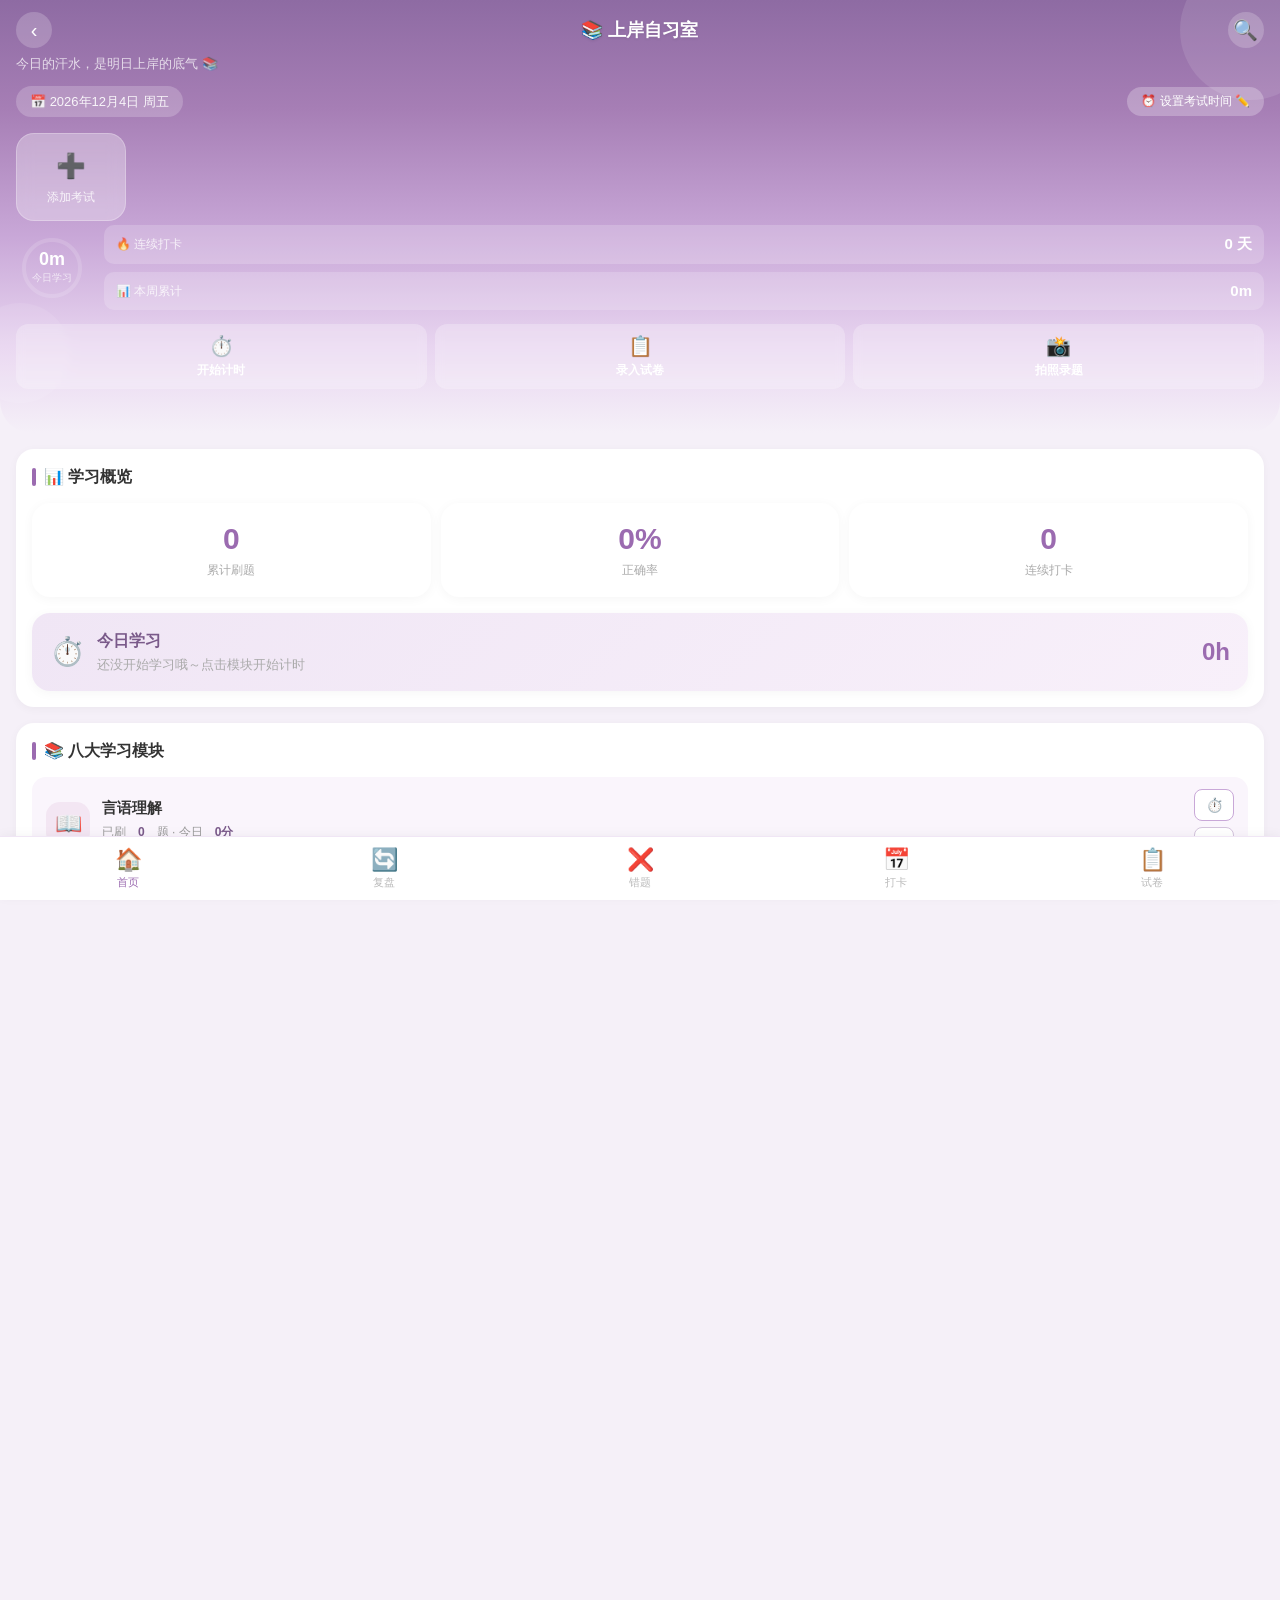
<file: index.html>
<!DOCTYPE html>
<html lang="zh-CN">
<head>
<meta charset="UTF-8">
<meta name="viewport" content="width=device-width, initial-scale=1.0, maximum-scale=1.0, user-scalable=no, viewport-fit=cover">
<meta name="apple-mobile-web-app-capable" content="yes">
<meta name="apple-mobile-web-app-status-bar-style" content="black-translucent">
<meta name="apple-mobile-web-app-title" content="上岸自习室">
<link rel="apple-touch-icon" href="icon-192.png">
<link rel="manifest" href="manifest.json">
<meta name="theme-color" content="#9b6bb0">
<title>上岸自习室</title>
<link rel="stylesheet" href="style.css">
</head>
<body>
<div id="app">

  <!-- ========== 顶部深紫渐变区域 ========== -->
  <div class="hero-section">
    <div class="hero-header">
      <button class="hero-back">‹</button>
      <div class="hero-title">📚 上岸自习室</div>
      <button class="hero-search">🔍</button>
    </div>
    <p class="hero-subtitle">✨ 加载中...</p>
    <div class="hero-date-row">
      <span class="hero-date">📅 <span id="hero-today-date"></span></span>
      <button class="hero-set-exam" onclick="addExam()">⏰ 设置考试时间 ✏️</button>
    </div>
    <div id="hero-exam-cards" class="hero-exam-cards"></div>

    <!-- Hero 区：学习进度环 + 迷你统计 -->
    <div class="hero-progress-row">
      <div class="hero-progress-ring-wrap">
        <canvas id="hero-progress-canvas" width="144" height="144"></canvas>
        <div class="hero-progress-center">
          <div class="hp-hours" id="hp-hours">0h</div>
          <div class="hp-label">今日学习</div>
        </div>
      </div>
      <div class="hero-mini-stats">
        <div class="hero-mini-stat">
          <span class="hms-label">🔥 连续打卡</span>
          <span class="hms-value" id="hms-streak">0 天</span>
        </div>
        <div class="hero-mini-stat">
          <span class="hms-label">📊 本周累计</span>
          <span class="hms-value" id="hms-week-hours">0h</span>
        </div>
      </div>
    </div>

    <!-- Hero 区：快捷操作 -->
    <div class="hero-quick-actions">
      <button class="hero-quick-btn" onclick="showQuickTimer()">
        <span class="hq-icon">⏱️</span>开始计时
      </button>
      <button class="hero-quick-btn" onclick="switchTab('analysis');setTimeout(()=>addPaper(),300);">
        <span class="hq-icon">📋</span>录入试卷
      </button>
      <button class="hero-quick-btn" onclick="switchTab('errors');setTimeout(()=>addErrorText(),300);">
        <span class="hq-icon">📸</span>拍照录题
      </button>
    </div>
  </div>

  <!-- ========== 主内容区域 ========== -->
  <div class="main-content">

    <!-- Section 1: 学习概览 -->
    <div class="section-group">
      <div class="section-group-header">
        <span class="sg-bar"></span>
        <span class="sg-title">📊 学习概览</span>
      </div>
      <div class="stats-overview">
        <div class="stat-box">
          <div class="stat-num" id="stat-total-count">0</div>
          <div class="stat-label">累计刷题</div>
        </div>
        <div class="stat-box">
          <div class="stat-num" id="stat-accuracy">0%</div>
          <div class="stat-label">正确率</div>
        </div>
        <div class="stat-box">
          <div class="stat-num" id="stat-streak">0</div>
          <div class="stat-label">连续打卡</div>
        </div>
      </div>
      <div class="today-study-card" onclick="switchTab('checkin')" style="margin-bottom:0;">
        <div class="today-study-left">
          <div class="today-study-icon">⏱️</div>
          <div>
            <div class="today-study-title">今日学习</div>
            <div class="today-study-sub" id="today-study-text">还没开始学习哦～点击模块开始计时</div>
          </div>
        </div>
        <div class="today-study-right">
          <span id="today-study-hours">0h</span>
        </div>
      </div>
    </div>

    <!-- Section 2: 八大模块 -->
    <div class="section-group">
      <div class="section-group-header">
        <span class="sg-bar"></span>
        <span class="sg-title">📚 八大学习模块</span>
      </div>
      <div id="subject-modules" class="subject-modules"></div>
    </div>

    <!-- Section 3: 数据洞察 -->
    <div class="section-group">
      <div class="section-group-header">
        <span class="sg-bar"></span>
        <span class="sg-title">📈 数据洞察</span>
        <button class="sg-link" onclick="switchTab('analysis')">试卷管理 →</button>
      </div>
      <!-- 试卷分析总览 -->
      <div class="paper-overview-card" onclick="switchTab('analysis')" style="margin-bottom:14px;">
        <div class="paper-overview-header">
          <span class="paper-overview-title">📊 套卷分析总览</span>
          <span class="paper-overview-link">点击查看 →</span>
        </div>
        <div class="paper-overview-stats">
          <div class="paper-overview-item">
            <div class="paper-overview-num" id="paper-total-count">0</div>
            <div class="paper-overview-label">已做套卷</div>
          </div>
          <div class="paper-overview-item">
            <div class="paper-overview-num" id="paper-xingce-avg">--</div>
            <div class="paper-overview-label">行测均分</div>
          </div>
          <div class="paper-overview-item">
            <div class="paper-overview-num" id="paper-shenlun-avg">--</div>
            <div class="paper-overview-label">申论均分</div>
          </div>
          <div class="paper-overview-item">
            <div class="paper-overview-num" id="paper-zongying-avg">--</div>
            <div class="paper-overview-label">综应均分</div>
          </div>
        </div>
        <div id="paper-recent-exam" class="paper-recent-exam"></div>
      </div>
      <!-- 近7天做题趋势 -->
      <div class="trend-card" style="margin-bottom:14px;">
        <canvas id="trend-chart" width="340" height="160"></canvas>
        <div id="trend-empty" class="trend-empty hidden">
          <div class="trend-empty-emoji">😴</div>
          <p>暂无做题记录，开始刷题吧～</p>
        </div>
      </div>
      <!-- 专注时长分布 -->
      <div class="focus-distribution-card">
        <div class="focus-period-btns">
          <button class="focus-period-btn active" data-focus="day" onclick="switchFocusPeriod('day')">日</button>
          <button class="focus-period-btn" data-focus="week" onclick="switchFocusPeriod('week')">周</button>
          <button class="focus-period-btn" data-focus="month" onclick="switchFocusPeriod('month')">月</button>
        </div>
        <div class="focus-pie-wrap">
          <canvas id="focus-pie-chart" width="260" height="260"></canvas>
          <div id="focus-pie-empty" class="focus-pie-empty hidden">
            <div class="empty-emoji">😴</div>
            <p>暂无专注记录</p>
          </div>
        </div>
        <div id="focus-pie-summary" class="focus-pie-summary"></div>
        <div id="focus-pie-legend" class="focus-pie-legend"></div>
      </div>
    </div>

    <!-- Section 4: 复盘与错题 -->
    <div class="section-group">
      <div class="section-group-header">
        <span class="sg-bar"></span>
        <span class="sg-title">🔄 今日复盘</span>
        <button class="sg-link" onclick="switchTab('review')">查看全部 →</button>
      </div>
      <div id="review-list" class="review-list"></div>
      <div id="review-empty" class="empty-state-emoji hidden">
        <p>今日暂无复盘记录</p>
        <a onclick="switchTab('review')">去复盘Tab添加，温故知新 🌱</a>
      </div>
    </div>

    <div class="section-group">
      <div class="section-group-header">
        <span class="sg-bar"></span>
        <span class="sg-title">❌ 最近错题</span>
        <button class="sg-link" onclick="switchTab('errors')">查看全部 →</button>
      </div>
      <div id="recent-errors" class="error-list"></div>
    </div>

    <!-- Section 5: 工具 -->
    <div class="section-group">
      <div class="section-group-header">
        <span class="sg-bar"></span>
        <span class="sg-title">📅 本月打卡</span>
        <button class="sg-link" onclick="switchTab('checkin')">去打卡 →</button>
      </div>
      <div class="mini-calendar-card" style="margin-bottom:0;box-shadow:none;padding:0;">
        <div id="mini-calendar" class="mini-calendar"></div>
        <div class="mini-calendar-legend">
          <span><span class="legend-dot legend-unchecked"></span>未打卡</span>
          <span><span class="legend-dot legend-checked"></span>已打卡</span>
        </div>
      </div>
    </div>

    <div class="section-group">
      <div class="section-group-header">
        <span class="sg-bar"></span>
        <span class="sg-title">💾 数据备份</span>
      </div>
      <div class="backup-card" style="box-shadow:none;padding:0;">
        <p>定期备份避免数据丢失。导出时可选择「存储到"文件"」保存到手机任意文件夹，导入时从该文件夹选取恢复。</p>
        <div class="backup-btns">
          <button class="backup-btn export" onclick="exportData()">📤 导出备份</button>
          <button class="backup-btn import" onclick="importData()">📥 导入备份</button>
        </div>
      </div>
    </div>

    <div style="height:80px;"></div>
  </div>

  <!-- ========== 底部固定导航 ========== -->
  <nav class="bottom-nav">
    <button class="bottom-btn active" data-tab="home" onclick="switchTab('home')">
      <span class="bottom-icon">🏠</span>
      <span class="bottom-label">首页</span>
    </button>
    <button class="bottom-btn" data-tab="review" onclick="switchTab('review')">
      <span class="bottom-icon">🔄</span>
      <span class="bottom-label">复盘</span>
    </button>
    <button class="bottom-btn" data-tab="errors" onclick="switchTab('errors')">
      <span class="bottom-icon">❌</span>
      <span class="bottom-label">错题</span>
    </button>
    <button class="bottom-btn" data-tab="checkin" onclick="switchTab('checkin')">
      <span class="bottom-icon">📅</span>
      <span class="bottom-label">打卡</span>
    </button>
    <button class="bottom-btn" data-tab="analysis" onclick="switchTab('analysis')">
      <span class="bottom-icon">📋</span>
      <span class="bottom-label">试卷</span>
    </button>
  </nav>

  <!-- ========== 各功能页面 ========== -->

  <!-- 每日复盘页 -->
  <section id="tab-review" class="tab-page">
    <div class="page-header">
      <h2>🔄 每日复盘</h2>
      <button class="add-btn" onclick="addReviewItem()">+ 添加复盘</button>
    </div>

    <!-- 筛选条 -->
    <div class="review-filter-bar">
      <button class="review-filter-btn active" data-period="week" onclick="switchReviewPeriod('week')">本周</button>
      <button class="review-filter-btn" data-period="month" onclick="switchReviewPeriod('month')">本月</button>
      <button class="review-filter-btn" data-period="all" onclick="switchReviewPeriod('all')">全部</button>
      <div style="flex:1;"></div>
      <input id="review-search" class="review-search-input" type="text" placeholder="🔍 搜索复盘..." oninput="renderReviewFullList()">
    </div>

    <!-- 空状态 -->
    <div id="review-empty-state" class="review-empty-state">
      <div class="review-empty-icon">📝</div>
      <div class="review-empty-title">暂无复盘记录</div>
      <div class="review-empty-desc">每日总结刷题问题，补齐薄弱知识短板</div>
      <div class="review-empty-btns">
        <button class="review-empty-btn primary" onclick="addReviewItem()">新建复盘</button>
        <button class="review-empty-btn outline" onclick="importErrorsToReview()">从错题批量导入</button>
      </div>
      <div class="review-empty-tip">💡 公考复盘参考框架：刷题数据 → 错题归纳 → 薄弱模块 → 次日计划</div>
    </div>

    <!-- 复盘列表（按日期分组） -->
    <div id="review-full-list" class="review-list"></div>
  </section>

  <!-- 错题导入复盘弹窗 -->
  <div id="error-import-modal" class="modal hidden">
    <div class="modal-content" style="max-width:440px;max-height:85vh;overflow-y:auto;">
      <h3>📥 从错题导入复盘</h3>
      <p style="font-size:13px;color:#888;margin-bottom:12px;">勾选要导入的错题，将自动填充到复盘内容中</p>
      <div id="error-import-list" style="max-height:300px;overflow-y:auto;margin-bottom:12px;"></div>
      <div class="modal-actions">
        <button class="btn-cancel" onclick="closeErrorImportModal()">取消</button>
        <button class="btn-confirm" onclick="confirmImportErrors()">导入选中错题</button>
      </div>
    </div>
  </div>

  <!-- 错题记录页 -->
  <section id="tab-errors" class="tab-page">
    <div class="page-header">
      <h2>❌ 错题记录</h2>
    </div>
    <!-- 顶部操作栏 -->
    <div class="error-toolbar">
      <button class="error-tool-btn" onclick="capturePhoto()">
        <span class="error-tool-icon">📷</span>
        <span class="error-tool-text">拍照录题</span>
      </button>
      <button class="error-tool-btn" onclick="addErrorText()">
        <span class="error-tool-icon">✍️</span>
        <span class="error-tool-text">手动录入</span>
      </button>
      <button class="error-tool-btn" onclick="startVoiceInput('text')">
        <span class="error-tool-icon">🎙️</span>
        <span class="error-tool-text">语音录入</span>
      </button>
      <button class="error-tool-btn" onclick="addErrorReason()">
        <span class="error-tool-icon">📝</span>
        <span class="error-tool-text">记录错因</span>
      </button>
    </div>

    <!-- 空状态 -->
    <div id="error-empty-state" class="error-empty-state">
      <div class="error-empty-icon">📭</div>
      <div class="error-empty-title">暂无错题记录</div>
      <div class="error-empty-desc">收集刷题错题，定向攻克薄弱模块</div>
      <div class="error-empty-btns">
        <button class="error-empty-btn primary" onclick="addErrorText()">去录入错题</button>
        <button class="error-empty-btn outline" onclick="switchTab('analysis')">前往试卷刷题</button>
      </div>
      <div class="error-empty-tip">💡 录入错题建议标注模块、错误原因，方便后期复盘</div>
    </div>

    <!-- 筛选条 -->
    <div id="error-filter-bar" class="error-filter-bar hidden">
      <div class="error-filter-scroll">
        <button class="error-filter-chip active" data-filter="all" onclick="filterErrors('all')">全部</button>
        <button class="error-filter-chip" data-filter="xingce" onclick="filterErrors('xingce')">行测</button>
        <button class="error-filter-chip" data-filter="shenlun" onclick="filterErrors('shenlun')">申论</button>
      </div>
      <div class="error-filter-scroll error-reason-filter">
        <button class="error-filter-chip small active" data-reason="all" onclick="filterErrorReason('all')">全部原因</button>
        <button class="error-filter-chip small" data-reason="not-reviewed" onclick="filterErrorReason('not-reviewed')">未二刷</button>
        <button class="error-filter-chip small" data-reason="knowledge-gap" onclick="filterErrorReason('knowledge-gap')">知识点盲区</button>
        <button class="error-filter-chip small" data-reason="exam-misread" onclick="filterErrorReason('exam-misread')">审题失误</button>
        <button class="error-filter-chip small" data-reason="careless" onclick="filterErrorReason('careless')">粗心计算</button>
        <button class="error-filter-chip small" data-reason="timeout" onclick="filterErrorReason('timeout')">做题超时</button>
        <button class="error-filter-chip small" data-reason="trap" onclick="filterErrorReason('trap')">掉入陷阱</button>
      </div>
    </div>

    <!-- 批量操作栏 -->
    <div id="error-batch-bar" class="error-batch-bar hidden">
      <button class="error-batch-btn" onclick="batchDeleteErrors()">🗑️ 批量删除</button>
      <button class="error-batch-btn" onclick="batchExportErrors()">📤 批量导出</button>
      <button class="error-batch-btn cancel" onclick="exitBatchMode()">取消</button>
    </div>

    <!-- 错题列表 -->
    <div id="error-list" class="error-list"></div>
  </section>

  <!-- 打卡日历页 -->
  <section id="tab-checkin" class="tab-page">
    <div class="page-header">
      <h2>📅 打卡</h2>
    </div>

    <!-- 月度日历 -->
    <div id="checkin-calendar" class="checkin-calendar-new"></div>

    <!-- 空状态 -->
    <div id="checkin-empty-state" class="checkin-empty-state">
      <div class="checkin-empty-icon">📅</div>
      <div class="checkin-empty-title">今日还没有学习打卡</div>
      <div class="checkin-empty-desc">记录每日备考进度，长期坚持稳步提分</div>
      <div class="checkin-empty-btns">
        <button class="checkin-empty-btn primary" onclick="openCheckin(todayKey())">新建今日打卡</button>
        <button class="checkin-empty-btn outline" onclick="syncTodayToCheckin()">同步今日复盘/错题</button>
      </div>
    </div>

    <!-- 当日数据卡片 -->
    <div id="checkin-data-card" class="checkin-data-card hidden">
      <div class="checkin-data-header">
        <span id="checkin-data-date">📅 2026-07-29</span>
        <button class="checkin-edit-btn" onclick="openCheckin(checkinSelectedDate)">✏️ 编辑</button>
      </div>
      <div class="checkin-data-grid">
        <div class="checkin-data-item">
          <div class="checkin-data-num" id="cd-hours">0h</div>
          <div class="checkin-data-label">学习时长</div>
        </div>
        <div class="checkin-data-item">
          <div class="checkin-data-num" id="cd-questions">0</div>
          <div class="checkin-data-label">刷题总量</div>
        </div>
        <div class="checkin-data-item">
          <div class="checkin-data-num" id="cd-accuracy">0%</div>
          <div class="checkin-data-label">正确率</div>
        </div>
        <div class="checkin-data-item">
          <div class="checkin-data-num" id="cd-errors">0</div>
          <div class="checkin-data-label">新增错题</div>
        </div>
      </div>
      <!-- 模块分布 -->
      <div id="checkin-module-dist" class="checkin-module-dist"></div>
      <!-- 笔记 -->
      <div id="checkin-note-area" class="checkin-note-area"></div>
      <!-- 联动入口 -->
      <div class="checkin-links">
        <button onclick="switchTab('errors')">📋 查看当日错题</button>
        <button onclick="switchTab('review')">🔄 查看当日复盘</button>
        <button onclick="switchTab('analysis')">📊 查看试卷</button>
      </div>
    </div>

    <!-- 连续打卡统计 -->
    <div id="checkin-stats-section" class="checkin-stats-section hidden">
      <div class="checkin-stats-grid">
        <div class="checkin-stats-item">
          <div class="checkin-stats-num" id="cs-streak">0</div>
          <div class="checkin-stats-label">连续打卡</div>
        </div>
        <div class="checkin-stats-item">
          <div class="checkin-stats-num" id="cs-month-days">0</div>
          <div class="checkin-stats-label">本月打卡天数</div>
        </div>
        <div class="checkin-stats-item">
          <div class="checkin-stats-num" id="cs-month-hours">0h</div>
          <div class="checkin-stats-label">本月总时长</div>
        </div>
        <div class="checkin-stats-item">
          <div class="checkin-stats-num" id="cs-month-questions">0</div>
          <div class="checkin-stats-label">本月刷题量</div>
        </div>
      </div>
      <!-- 近7天正确率趋势 -->
      <div class="checkin-trend">
        <h4>📈 近7天正确率变化</h4>
        <canvas id="checkin-accuracy-chart" width="340" height="140"></canvas>
        <div id="checkin-accuracy-empty" class="hidden" style="text-align:center;padding:20px;color:#bbb;font-size:13px;">暂无做题数据</div>
      </div>
    </div>

    <!-- 打卡编辑弹窗 -->
    <div id="checkin-edit-modal" class="modal hidden">
      <div class="modal-content checkin-edit-content">
        <h3 id="checkin-edit-title">📅 打卡</h3>
        <label>学习时长（小时）</label>
        <div class="hour-picker-wrapper">
          <input type="range" id="hour-slider" min="0" max="16" step="0.5" value="2">
          <span id="hour-display" class="hour-display">2.0</span>
        </div>
        <div class="form-row">
          <div><label>刷题数量</label><input id="ck-questions" type="number" min="0" value="0"></div>
          <div><label>正确数量</label><input id="ck-correct" type="number" min="0" value="0"></div>
        </div>
        <label>练习模块（勾选）</label>
        <div id="ck-modules" class="checkin-module-checks"></div>
        <div class="form-row">
          <div><label>新增错题</label><input id="ck-errors" type="number" min="0" value="0"></div>
          <div><label>完成复盘</label><select id="ck-reviewed"><option value="no">否</option><option value="yes">是</option></select></div>
        </div>
        <label>学习笔记</label><textarea id="ck-note" placeholder="记录今日感受、短期目标..." rows="3"></textarea>
        <button class="checkin-auto-btn" onclick="autoFillCheckin()" style="width:100%;margin:8px 0;padding:8px;font-size:13px;font-weight:600;background:#f0e6f5;color:#7a5a8a;border:none;border-radius:10px;cursor:pointer;">🪄 一键读取今日数据</button>
        <div class="modal-actions">
          <button class="btn-cancel" onclick="closeCheckinModal()">取消</button>
          <button class="btn-confirm" onclick="confirmCheckin()">确认打卡</button>
        </div>
      </div>
    </div>
  </section>

  <!-- 试卷分析页 -->
  <section id="tab-analysis" class="tab-page">
    <div class="page-header">
      <h2>📋 试卷分析</h2>
      <div class="header-actions">
        <button class="add-btn" onclick="addPaper()">+ 添加试卷</button>
      </div>
    </div>

    <div class="paper-filter">
      <select id="paper-type-filter" onchange="renderPapers()">
        <option value="all">全部试卷</option>
        <option value="guokao">国考真题</option>
        <option value="shengkao">省考真题</option>
        <option value="moni">模拟卷</option>
        <option value="xingce">行测</option>
        <option value="shenlun">申论</option>
      </select>
      <button class="filter-btn" onclick="toggleAnalysisChart()">📈 趋势</button>
    </div>

    <!-- 空状态 -->
    <div id="paper-empty-state" class="paper-empty-state">
      <div class="paper-empty-icon">📋</div>
      <div class="paper-empty-title">暂无试卷记录</div>
      <div class="paper-empty-desc">录入套卷答题数据，跟踪模考分数，定位薄弱板块</div>
      <div class="paper-empty-btns">
        <button class="paper-empty-btn primary" onclick="addPaper()">录入试卷成绩</button>
        <button class="paper-empty-btn outline" onclick="toggleAnalysisChart()">查看分数趋势</button>
      </div>
      <div class="paper-empty-tip">💡 套卷录入完成后，可导入错题、生成专属复盘</div>
    </div>

    <!-- 趋势图表 -->
    <div id="analysis-chart-area" class="analysis-chart-area hidden">
      <div class="analysis-chart-header">
        <h3>成绩趋势</h3>
        <button class="close-chart-btn" onclick="toggleAnalysisChart()">收起</button>
      </div>
      <canvas id="analysis-chart-canvas" width="350" height="280"></canvas>
      <div id="analysis-summary" class="analysis-summary"></div>
    </div>

    <!-- 试卷列表 -->
    <div id="paper-list" class="paper-list"></div>
  </section>

  <!-- 学习统计页 -->
  <section id="tab-stats" class="tab-page">
    <div class="page-header"><h2>📈 学习统计</h2></div>
    <div class="stats-period-btns">
      <button class="period-btn active" data-period="week">按周</button>
      <button class="period-btn" data-period="month">按月</button>
      <button class="period-btn" data-period="year">按年</button>
    </div>
    <canvas id="stats-chart" width="350" height="300"></canvas>
    <div id="stats-summary" class="stats-summary"></div>
  </section>

  <!-- 设置页 -->
  <section id="tab-settings" class="tab-page">
    <div class="page-header"><h2>⚙️ 设置</h2></div>
    <div class="settings-list">
      <div class="settings-card" onclick="exportData()">
        <span>📤 导出数据备份</span>
        <span class="arrow">›</span>
      </div>
      <div class="settings-card" onclick="importData()">
        <span>📥 导入数据恢复</span>
        <span class="arrow">›</span>
      </div>
      <div class="settings-card" onclick="clearAllData()">
        <span style="color:#e74c3c;">🗑️ 清空所有数据</span>
        <span class="arrow" style="color:#e74c3c;">›</span>
      </div>
    </div>
  </section>

</div>

<!-- 试卷详情模态框 -->
<div id="paper-detail-modal" class="modal hidden">
  <div class="modal-content paper-detail-content">
    <div id="paper-detail-inner"></div>
    <button class="btn-cancel" onclick="closePaperDetail()" style="width:100%;margin-top:12px;">关闭</button>
  </div>
</div>

<!-- 通用模态框 -->
<div id="modal-overlay" class="modal-overlay hidden">
  <div id="modal-box" class="modal-box"></div>
</div>

<!-- 语音条录音浮层 -->
<div id="voice-bar-overlay" class="voice-bar-overlay hidden">
  <div class="voice-bar-inner">
    <div class="voice-bar-wave" id="voice-bar-wave">
      <span></span><span></span><span></span><span></span><span></span>
    </div>
    <p id="voice-bar-text">正在录音...</p>
    <p class="voice-bar-hint">松开发送，上滑取消</p>
  </div>
</div>

<!-- 语音录音指示器 -->
<div id="voice-indicator" class="voice-indicator hidden">
  <div class="voice-pulse"></div>
  <p>录音中... 点击停止</p>
  <button onclick="stopVoiceRecording()">停止</button>
</div>

<!-- 计时器弹窗 -->
<div id="timer-modal" class="timer-modal hidden">
  <div class="timer-modal-content">
    <div class="timer-modal-header">
      <h3 id="timer-subject-name">📖 言语理解</h3>
      <button class="timer-close-btn" onclick="closeTimerModal()">✕</button>
    </div>
    <div class="timer-mode-switch">
      <button class="timer-mode-btn active" data-mode="countup" onclick="switchTimerMode('countup')">⏫ 正计时</button>
      <button class="timer-mode-btn" data-mode="countdown" onclick="switchTimerMode('countdown')">⏬ 倒计时</button>
    </div>
    <div id="timer-countdown-presets" class="timer-presets hidden">
      <button onclick="setCountdown(15)">15分钟</button>
      <button onclick="setCountdown(25)">25分钟</button>
      <button onclick="setCountdown(30)">30分钟</button>
      <button onclick="setCountdown(45)">45分钟</button>
      <button onclick="setCountdown(60)">60分钟</button>
      <div class="timer-custom-row">
        <input id="timer-custom-min" type="number" min="1" max="180" value="30" placeholder="自定义">
        <button onclick="setCountdownCustom()">设定</button>
      </div>
    </div>
    <div class="timer-display" id="timer-display">00:00:00</div>
    <div id="timer-progress-bar" class="timer-progress-bar hidden"><div id="timer-progress-fill" class="timer-progress-fill"></div></div>
    <div class="timer-controls">
      <button id="timer-btn-start" class="timer-btn start" onclick="startTimer()">▶ 开始</button>
      <button id="timer-btn-pause" class="timer-btn pause hidden" onclick="pauseTimer()">⏸ 暂停</button>
      <button id="timer-btn-resume" class="timer-btn resume hidden" onclick="resumeTimer()">▶ 继续</button>
      <button id="timer-btn-stop" class="timer-btn stop" onclick="stopTimer()">⏹ 结束</button>
    </div>
    <button class="timer-minimize-btn" onclick="minimizeTimer()" id="timer-minimize-btn" style="display:none;">🔽 最小化到后台</button>
  </div>
</div>

<!-- 计时器结束后刷题录入弹窗 -->
<div id="timer-record-modal" class="modal hidden">
  <div class="modal-content">
    <h3 id="timer-record-title">📊 记录本次刷题</h3>
    <p id="timer-record-duration" style="text-align:center;font-size:22px;font-weight:800;color:#9b6bb0;margin:8px 0;"></p>
    <div class="form-row">
      <div><label>做题数目</label><input id="timer-rec-count" type="number" min="0" value="0"></div>
      <div><label>正确数目</label><input id="timer-rec-correct" type="number" min="0" value="0"></div>
    </div>
    <div class="modal-actions">
      <button class="btn-cancel" onclick="skipTimerRecord()">跳过</button>
      <button class="btn-confirm" onclick="confirmTimerRecord()">保存</button>
    </div>
  </div>
</div>

<!-- 错题详情弹窗 -->
<div id="error-detail-modal" class="modal hidden">
  <div class="modal-content error-detail-content">
    <div id="error-detail-inner"></div>
    <button class="btn-cancel" onclick="closeErrorDetail()" style="width:100%;margin-top:12px;">关闭</button>
  </div>
</div>

<!-- 最小化计时器浮动球 -->
<div id="timer-mini-float" class="timer-mini-float hidden" onclick="restoreTimerModal()">
  <div class="timer-mini-pulse"></div>
  <span id="timer-mini-display">00:00</span>
  <span id="timer-mini-subject">📖</span>
</div>

<script src="app.js"></script>
<script>
  if ('serviceWorker' in navigator) {
    navigator.serviceWorker.register('/service-worker.js');
  }
</script>
</body>
</html>
</file>
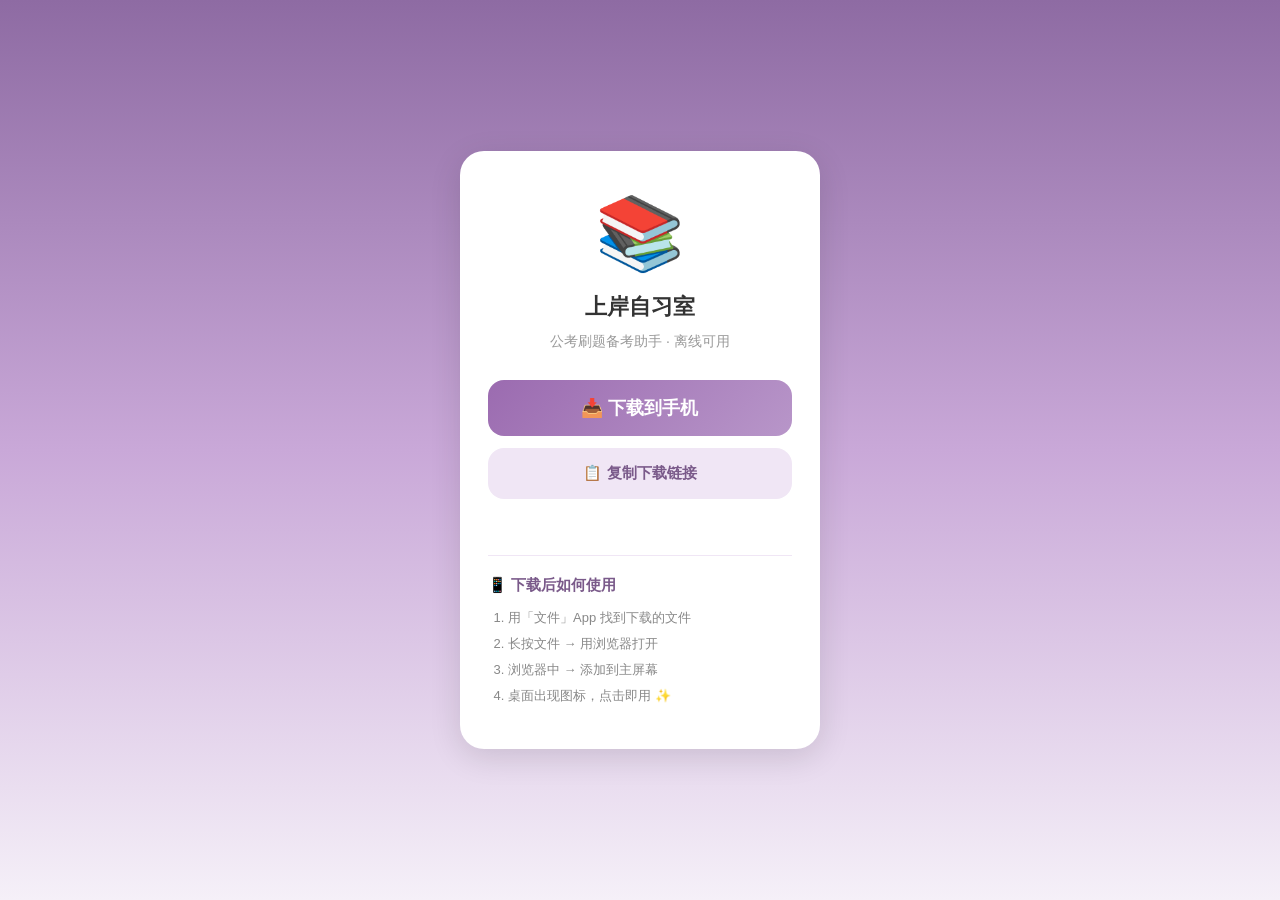
<file: download.html>
<!DOCTYPE html>
<html lang="zh-CN">
<head>
<meta charset="UTF-8">
<meta name="viewport" content="width=device-width, initial-scale=1.0">
<title>下载上岸自习室</title>
<style>
* { margin: 0; padding: 0; box-sizing: border-box; }
body {
  font-family: -apple-system, 'PingFang SC', sans-serif;
  background: linear-gradient(180deg, #8e6ba3, #c9a8d8, #f5f0f8);
  min-height: 100vh; display: flex; align-items: center; justify-content: center;
  padding: 20px;
}
.card {
  background: #fff; border-radius: 24px; padding: 40px 28px;
  text-align: center; max-width: 360px; width: 100%;
  box-shadow: 0 8px 32px rgba(0,0,0,.12);
}
.icon { font-size: 72px; margin-bottom: 16px; }
h1 { font-size: 22px; font-weight: 800; color: #333; margin-bottom: 8px; }
p { font-size: 14px; color: #999; margin-bottom: 28px; line-height: 1.6; }
.btn {
  display: block; width: 100%; padding: 16px; font-size: 17px; font-weight: 700;
  border: none; border-radius: 16px; cursor: pointer; margin-bottom: 12px;
  transition: all .15s;
}
.btn:active { transform: scale(.97); }
.btn-download {
  background: linear-gradient(135deg, #9b6bb0, #b896c9);
  color: #fff; font-size: 18px;
}
.btn-copy {
  background: #f0e6f5; color: #7a5a8a; font-size: 15px;
}
.steps {
  text-align: left; margin-top: 24px; padding-top: 20px;
  border-top: 1px solid #f0e6f5;
}
.steps h3 { font-size: 15px; color: #7a5a8a; margin-bottom: 10px; }
.steps ol { padding-left: 20px; font-size: 13px; color: #888; line-height: 2; }
#msg { font-size: 13px; color: #9b6bb0; margin-top: 12px; min-height: 20px; }
</style>
</head>
<body>
<div class="card">
  <div class="icon">📚</div>
  <h1>上岸自习室</h1>
  <p>公考刷题备考助手 · 离线可用</p>
  <button class="btn btn-download" onclick="downloadApp()">📥 下载到手机</button>
  <button class="btn btn-copy" onclick="copyLink()">📋 复制下载链接</button>
  <div id="msg"></div>
  <div class="steps">
    <h3>📱 下载后如何使用</h3>
    <ol>
      <li>用「文件」App 找到下载的文件</li>
      <li>长按文件 → 用浏览器打开</li>
      <li>浏览器中 → 添加到主屏幕</li>
      <li>桌面出现图标，点击即用 ✨</li>
    </ol>
  </div>
</div>

<script>
async function downloadApp() {
  var msg = document.getElementById('msg');
  msg.textContent = '正在准备下载...';
  try {
    var resp = await fetch('gongkao-app.html');
    var text = await resp.text();
    var blob = new Blob([text], {type: 'text/html'});
    var url = URL.createObjectURL(blob);
    var a = document.createElement('a');
    a.href = url;
    a.download = '上岸自习室.html';
    document.body.appendChild(a);
    a.click();
    document.body.removeChild(a);
    URL.revokeObjectURL(url);
    msg.textContent = '✅ 下载已开始！请查看浏览器下载列表';
  } catch(e) {
    msg.textContent = '下载失败，请用下方"复制链接"按钮';
  }
}

function copyLink() {
  var link = location.href.replace('download.html', 'gongkao-app.html');
  navigator.clipboard.writeText(link).then(function() {
    document.getElementById('msg').textContent = '✅ 链接已复制，粘贴到浏览器打开';
  }).catch(function() {
    document.getElementById('msg').textContent = '复制失败，请手动长按下方链接';
  });
}
</script>
</body>
</html>
</file>
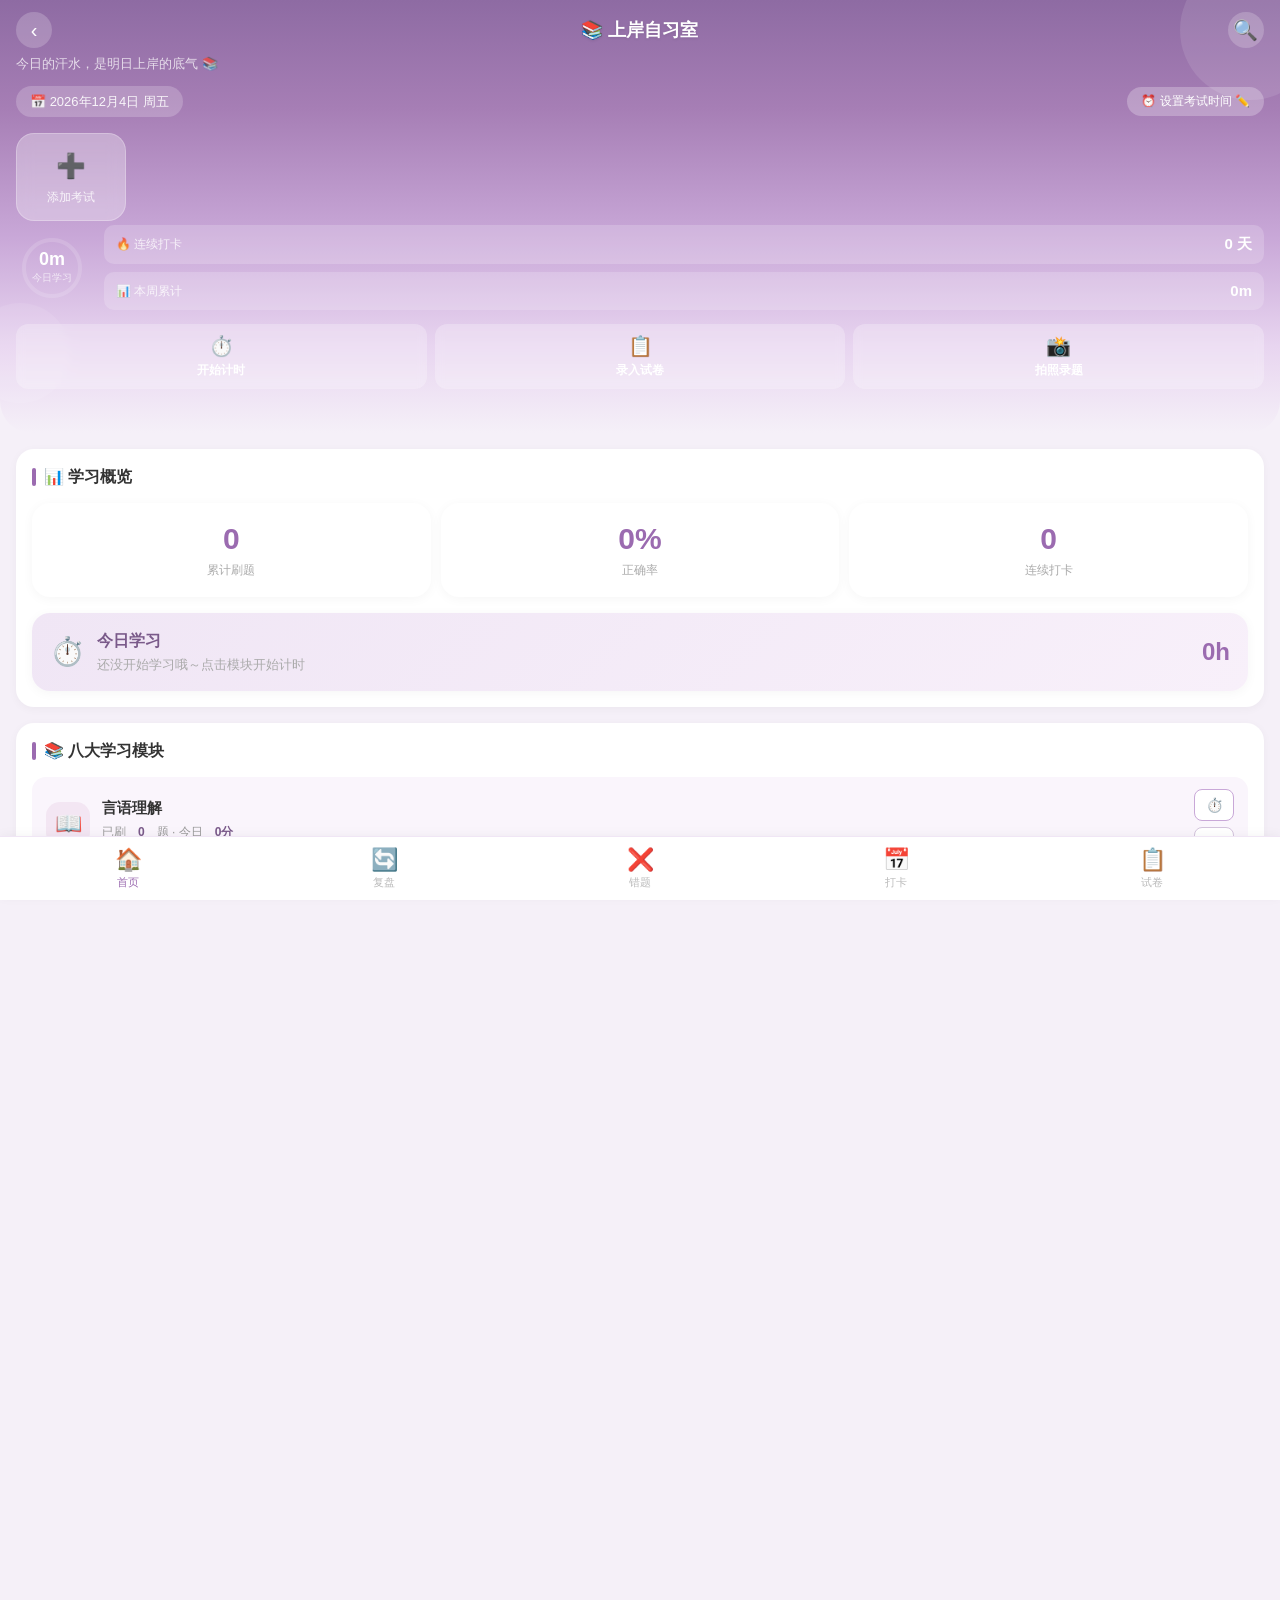
<file: gongkao-app.html>
<!DOCTYPE html>
<html lang="zh-CN">
<head>
<meta charset="UTF-8">
<meta name="viewport" content="width=device-width, initial-scale=1.0, maximum-scale=1.0, user-scalable=no, viewport-fit=cover">
<meta name="apple-mobile-web-app-capable" content="yes">
<meta name="apple-mobile-web-app-status-bar-style" content="black-translucent">
<meta name="apple-mobile-web-app-title" content="上岸自习室">
<meta name="theme-color" content="#9b6bb0">
<title>上岸自习室</title>
<style>
/* ===== 基础重置 ===== */
* { margin: 0; padding: 0; box-sizing: border-box; -webkit-tap-highlight-color: transparent; }
html, body { width: 100%; height: 100%; overflow-x: hidden; }
body {
  font-family: -apple-system, BlinkMacSystemFont, 'Segoe UI', 'PingFang SC', 'Helvetica Neue', sans-serif;
  background: #f5f0f8;
  color: #333;
  font-size: 15px;
  line-height: 1.5;
  -webkit-user-select: none;
  user-select: none;
}

/* ===== 顶部深紫渐变区域 ===== */
.hero-section {
  background: linear-gradient(180deg, #8e6ba3 0%, #a67eb5 25%, #c9a8d8 55%, #e8d5f0 80%, #f5f0f8 100%);
  padding: 12px 16px 28px;
  border-radius: 0 0 32px 32px;
  position: relative;
  overflow: hidden;
}
.hero-section::before {
  content: ''; position: absolute; top: -40px; right: -40px; width: 140px; height: 140px;
  background: rgba(255,255,255,.1); border-radius: 50%;
}
.hero-section::after {
  content: ''; position: absolute; bottom: 30px; left: -30px; width: 100px; height: 100px;
  background: rgba(255,255,255,.08); border-radius: 50%;
}
.hero-header {
  display: flex; justify-content: space-between; align-items: center;
  margin-bottom: 6px; position: relative; z-index: 1;
}
.hero-back, .hero-search {
  width: 36px; height: 36px; border-radius: 50%;
  background: rgba(255,255,255,.2); border: none;
  color: #fff; font-size: 20px; cursor: pointer;
  display: flex; align-items: center; justify-content: center;
}
.hero-title {
  font-size: 18px; font-weight: 700; color: #fff;
  text-shadow: 0 1px 3px rgba(0,0,0,.1);
}
.hero-subtitle {
  font-size: 13px; color: rgba(255,255,255,.75); margin-bottom: 12px;
  position: relative; z-index: 1;
}
.hero-date-row {
  display: flex; justify-content: space-between; align-items: center;
  margin-bottom: 16px; position: relative; z-index: 1;
}
.hero-date {
  font-size: 13px; color: rgba(255,255,255,.9);
  background: rgba(255,255,255,.2); padding: 6px 14px; border-radius: 20px;
}
.hero-set-exam {
  font-size: 12px; color: #fff;
  background: rgba(255,255,255,.25); border: none;
  padding: 6px 14px; border-radius: 20px; cursor: pointer;
}

/* ===== 考试倒计时卡片（横排） ===== */
.hero-exam-cards {
  display: flex; gap: 10px; overflow-x: auto;
  padding-bottom: 4px; scrollbar-width: none;
  position: relative; z-index: 1;
}
.hero-exam-cards::-webkit-scrollbar { display: none; }
.hero-exam-card {
  flex: 0 0 auto; min-width: 110px; background: rgba(255,255,255,.3);
  backdrop-filter: blur(8px); border-radius: 18px; padding: 14px 16px;
  text-align: center; border: 1px solid rgba(255,255,255,.25);
}
.hero-exam-card .exam-icon { font-size: 24px; margin-bottom: 4px; }
.hero-exam-card .exam-name { font-size: 12px; color: rgba(255,255,255,.85); }
.hero-exam-card .exam-days { font-size: 28px; font-weight: 800; color: #fff; line-height: 1.2; }
.hero-exam-card .exam-days span { font-size: 12px; font-weight: 400; }
.hero-exam-card .exam-detail { font-size: 10px; color: rgba(255,255,255,.65); margin-top: 2px; }

/* ===== 主内容区域 ===== */
.main-content { padding: 16px; }

/* ===== 今日数据概览 ===== */
.stats-overview {
  display: grid; grid-template-columns: 1fr 1fr 1fr; gap: 10px;
  margin-bottom: 16px;
}
.stat-box {
  background: #fff; border-radius: 18px; padding: 18px 8px;
  text-align: center; box-shadow: 0 2px 12px rgba(0,0,0,.04);
}
.stat-num { font-size: 30px; font-weight: 800; color: #9b6bb0; line-height: 1.2; }
.stat-label { font-size: 12px; color: #aaa; margin-top: 4px; }

/* ===== 今日学习打卡卡片 ===== */
.today-study-card {
  background: linear-gradient(135deg, #f0e6f5, #f8f0fa);
  border-radius: 18px; padding: 16px 18px;
  display: flex; justify-content: space-between; align-items: center;
  margin-bottom: 20px; box-shadow: 0 2px 12px rgba(0,0,0,.04);
  cursor: pointer;
}
.today-study-left { display: flex; align-items: center; gap: 12px; }
.today-study-icon { font-size: 28px; }
.today-study-title { font-size: 16px; font-weight: 700; color: #7a5a8a; }
.today-study-sub { font-size: 13px; color: #aaa; margin-top: 2px; }
.today-study-right { display: flex; align-items: center; gap: 10px; }
.today-study-right span { font-size: 24px; font-weight: 800; color: #9b6bb0; }

/* ===== 区块标题 ===== */
.section-title {
  display: flex; align-items: center; gap: 8px;
  margin: 22px 0 12px; font-size: 16px; font-weight: 700;
}
.section-bar {
  width: 4px; height: 18px; background: #9b6bb0; border-radius: 2px;
}
.section-link {
  margin-left: auto; background: none; border: none;
  color: #9b6bb0; font-size: 13px; cursor: pointer; font-weight: 600;
}

/* ===== 八大学习模块（旧样式保留兼容） ===== */
.subject-modules { display: flex; flex-direction: column; gap: 0; }
.subject-module-card {
  background: #fff; border-radius: 18px; padding: 14px;
  box-shadow: 0 2px 10px rgba(0,0,0,.04);
  display: flex; flex-direction: column; gap: 6px;
}
.subject-module-card .mod-icon {
  width: 44px; height: 44px; border-radius: 14px;
  display: flex; align-items: center; justify-content: center;
  font-size: 22px; margin-bottom: 2px;
}
.subject-module-card .mod-name { font-size: 15px; font-weight: 700; }
.subject-module-card .mod-desc { font-size: 12px; color: #999; line-height: 1.4; }
.subject-module-card .mod-progress {
  width: 100%; height: 5px; background: #f0e6f5; border-radius: 3px; overflow: hidden; margin-top: 4px;
}
.subject-module-card .mod-progress-fill { height: 100%; border-radius: 3px; transition: width .3s; }
.subject-module-card .mod-bottom {
  display: flex; justify-content: space-between; align-items: center;
  font-size: 12px; color: #aaa; margin-top: 4px;
}
.subject-module-card .mod-bottom .mod-count { color: #9b6bb0; font-weight: 600; }

/* ===== 试卷分析总览卡片 ===== */
.paper-overview-card {
  background: linear-gradient(135deg, #f5e8f8, #f0e0f5);
  border-radius: 18px; padding: 16px;
  box-shadow: 0 2px 10px rgba(0,0,0,.04);
  cursor: pointer;
}
.paper-overview-header {
  display: flex; justify-content: space-between; align-items: center;
  margin-bottom: 14px;
}
.paper-overview-title { font-size: 15px; font-weight: 700; color: #7a5a8a; }
.paper-overview-link { font-size: 13px; color: #9b6bb0; }
.paper-overview-stats {
  display: grid; grid-template-columns: 1fr 1fr 1fr 1fr; gap: 8px;
}
.paper-overview-item { text-align: center; }
.paper-overview-num { font-size: 22px; font-weight: 800; color: #9b6bb0; }
.paper-overview-label { font-size: 11px; color: #aaa; margin-top: 2px; }

/* ===== 近7天做题趋势 ===== */
.trend-card {
  background: #fff; border-radius: 18px; padding: 14px;
  box-shadow: 0 2px 10px rgba(0,0,0,.04);
}
.trend-empty { text-align: center; padding: 20px; }
.trend-empty-emoji { font-size: 40px; margin-bottom: 8px; }
.trend-empty p { font-size: 14px; color: #bbb; }

/* ===== 迷你打卡日历 ===== */
.mini-calendar-card {
  background: #fff; border-radius: 18px; padding: 14px;
  box-shadow: 0 2px 10px rgba(0,0,0,.04);
}
.mini-calendar { display: grid; grid-template-columns: repeat(7, 1fr); gap: 4px; }
.mini-calendar .cal-weekday { text-align: center; font-size: 11px; color: #bbb; padding: 4px; }
.mini-calendar .cal-day {
  aspect-ratio: 1; border-radius: 10px;
  display: flex; flex-direction: column; align-items: center; justify-content: center;
  font-size: 12px; cursor: pointer; position: relative;
  background: #f0e6f5; color: #666;
}
.mini-calendar .cal-day.checked {
  background: linear-gradient(135deg, #c9a8d8, #b896c9);
  color: #fff;
}
.mini-calendar .cal-day.today { border: 2px solid #9b6bb0; }
.mini-calendar .cal-day .cal-hours { font-size: 9px; }
.mini-calendar-legend {
  display: flex; justify-content: center; gap: 20px;
  margin-top: 10px; font-size: 12px; color: #999;
}
.legend-dot { display: inline-block; width: 10px; height: 10px; border-radius: 3px; margin-right: 4px; }
.legend-unchecked { background: #f0e6f5; }
.legend-checked { background: #c9a8d8; }

/* ===== 专注时长分布饼图 ===== */
.focus-distribution-card {
  background: #fff; border-radius: 18px; padding: 16px;
  box-shadow: 0 2px 10px rgba(0,0,0,.04);
}
.focus-period-btns {
  display: flex; justify-content: center; gap: 0; margin-bottom: 14px;
}
.focus-period-btn {
  flex: 1; max-width: 80px; padding: 8px 0;
  font-size: 14px; font-weight: 600;
  border: 1px solid #ddd; background: #fff; color: #999;
  cursor: pointer; transition: all .2s;
}
.focus-period-btn:first-child { border-radius: 10px 0 0 10px; border-right: none; }
.focus-period-btn:last-child { border-radius: 0 10px 10px 0; border-left: none; }
.focus-period-btn.active { background: #9b6bb0; color: #fff; border-color: #9b6bb0; }
.focus-pie-wrap {
  display: flex; justify-content: center; align-items: center;
  position: relative; min-height: 260px;
}
.focus-pie-empty { text-align: center; }
.focus-pie-empty .empty-emoji { font-size: 48px; margin-bottom: 8px; }
.focus-pie-empty p { font-size: 14px; color: #bbb; }
.focus-pie-summary {
  text-align: center; font-size: 13px; color: #888;
  margin: 10px 0 14px;
}
.focus-pie-summary span { font-weight: 700; color: #9b6bb0; }

.focus-pie-legend {
  display: grid; grid-template-columns: 1fr 1fr; gap: 8px;
}
.focus-legend-item {
  display: flex; align-items: center; gap: 8px;
  font-size: 13px; padding: 6px 8px; border-radius: 8px;
  background: #faf5fc;
}
.focus-legend-dot {
  width: 10px; height: 10px; border-radius: 3px; flex-shrink: 0;
}
.focus-legend-info { flex: 1; min-width: 0; }
.focus-legend-name { font-weight: 600; color: #333; }
.focus-legend-time { font-size: 11px; color: #999; }
.focus-legend-pct { font-weight: 700; color: #9b6bb0; font-size: 14px; }
.plan-list { display: flex; flex-direction: column; gap: 8px; }
.plan-item {
  background: #fff; border-radius: 14px; padding: 14px 16px;
  display: flex; align-items: center; gap: 12px;
  box-shadow: 0 1px 4px rgba(0,0,0,.03);
}
.plan-checkbox {
  width: 22px; height: 22px; border: 2px solid #ddd; border-radius: 6px;
  display: flex; align-items: center; justify-content: center; cursor: pointer; flex-shrink: 0;
  transition: all .2s; font-size: 14px;
}
.plan-checkbox.checked { background: #9b6bb0; border-color: #9b6bb0; color: #fff; }
.plan-item.done .plan-text { text-decoration: line-through; color: #bbb; }
.plan-text { flex: 1; font-size: 15px; }
.plan-delete { color: #e74c3c; background: none; border: none; font-size: 20px; cursor: pointer; padding: 4px; }

/* ===== 空状态（带emoji） ===== */
.empty-state-emoji { text-align: center; padding: 30px 20px; }
.empty-state-emoji .empty-emoji { font-size: 48px; margin-bottom: 8px; }
.empty-state-emoji p { font-size: 14px; color: #bbb; margin-bottom: 8px; }
.empty-state-emoji a { color: #9b6bb0; font-size: 14px; cursor: pointer; }

/* ===== 每日复盘 - 筛选条 ===== */
.review-filter-bar {
  display: flex; align-items: center; gap: 8px; margin-bottom: 14px;
}
.review-filter-btn {
  padding: 6px 16px; font-size: 13px; font-weight: 600;
  border: 1px solid #ddd; border-radius: 20px; background: #fff;
  color: #888; cursor: pointer; transition: all .15s;
}
.review-filter-btn.active { background: #9b6bb0; color: #fff; border-color: #9b6bb0; }
.review-search-input {
  width: 120px; padding: 6px 10px; font-size: 13px;
  border: 1px solid #ddd; border-radius: 10px; background: #fff;
  outline: none;
}
.review-search-input:focus { border-color: #9b6bb0; }

/* ===== 复盘空状态 ===== */
.review-empty-state {
  display: flex; flex-direction: column; align-items: center;
  padding: 50px 20px; text-align: center;
}
.review-empty-icon { font-size: 56px; margin-bottom: 16px; }
.review-empty-title { font-size: 17px; font-weight: 700; color: #333; margin-bottom: 6px; }
.review-empty-desc { font-size: 13px; color: #888; margin-bottom: 20px; }
.review-empty-btns { display: flex; gap: 10px; margin-bottom: 20px; flex-wrap: wrap; justify-content: center; }
.review-empty-btn {
  padding: 10px 20px; font-size: 14px; font-weight: 600;
  border-radius: 10px; cursor: pointer; border: none;
}
.review-empty-btn.primary { background: #9b6bb0; color: #fff; }
.review-empty-btn.outline { background: #fff; color: #9b6bb0; border: 1.5px solid #9b6bb0; }
.review-empty-tip { font-size: 12px; color: #bbb; max-width: 280px; line-height: 1.6; }

/* ===== 复盘日期分组 ===== */
.review-group { margin-bottom: 16px; }
.review-group-header {
  font-size: 14px; font-weight: 700; color: #7a5a8a;
  padding: 6px 0 8px; border-bottom: 1px solid #f0e6f5;
  margin-bottom: 8px;
}

/* ===== 复盘卡片（新） ===== */
.review-list { display: flex; flex-direction: column; gap: 10px; }
.review-card-new {
  background: #fff; border-radius: 14px; padding: 14px;
  box-shadow: 0 2px 8px rgba(0,0,0,.04);
  display: flex; flex-direction: column; gap: 8px;
}
.review-card-new.archived { opacity: .5; }
.review-card-new .review-card-tags {
  display: flex; gap: 6px; flex-wrap: wrap; align-items: center;
}
.review-card-new .review-subject-tag {
  font-size: 11px; padding: 3px 8px; border-radius: 8px;
  background: #f0e6f5; font-weight: 600; color: #7a5a8a;
}
.review-card-new .review-error-count {
  font-size: 11px; padding: 3px 8px; border-radius: 8px;
  background: #fde8e8; color: #c62828; font-weight: 600; cursor: pointer;
}
.review-card-new .review-summary {
  font-size: 13px; color: #555; line-height: 1.6;
  display: -webkit-box; -webkit-line-clamp: 3; -webkit-box-orient: vertical;
  overflow: hidden;
}
.review-card-new .review-meta {
  display: flex; justify-content: space-between; align-items: center;
  font-size: 12px; color: #aaa;
}
.review-card-new .review-actions {
  display: flex; gap: 6px; flex-wrap: wrap;
}
.review-card-new .review-actions button {
  font-size: 12px; padding: 5px 10px; border: 1px solid #eee;
  border-radius: 6px; background: #f9f9f9; cursor: pointer; color: #666;
}

/* ===== 复盘详情弹窗 ===== */
.review-detail-content { max-width: 440px; max-height: 85vh; overflow-y: auto; }
.review-detail-content .detail-section { margin-bottom: 14px; }
.review-detail-content .detail-section strong {
  color: #7a5a8a; font-size: 14px; display: block; margin-bottom: 6px;
}
.review-detail-content .detail-section div {
  font-size: 14px; color: #555; line-height: 1.7;
  background: #faf5fc; padding: 10px 12px; border-radius: 10px;
  white-space: pre-wrap;
}
.review-detail-content .linked-error {
  display: flex; align-items: center; justify-content: space-between;
  padding: 8px 10px; background: #fde8e8; border-radius: 8px;
  font-size: 13px; margin-bottom: 4px; cursor: pointer;
}
.review-detail-content .linked-error span { color: #c62828; flex: 1; }
.review-detail-content .linked-error .link-arrow { color: #999; font-size: 16px; }

/* ===== 复盘模板选择 ===== */
.review-template-btns { display: flex; gap: 8px; margin-bottom: 12px; }
.review-template-btn {
  flex: 1; padding: 12px 10px; font-size: 13px; font-weight: 600;
  border: 2px solid #eee; border-radius: 12px; background: #fff;
  color: #888; cursor: pointer; text-align: center; transition: all .15s;
}
.review-template-btn:active { border-color: #9b6bb0; color: #9b6bb0; background: #faf5fc; }
.review-template-btn .template-icon { font-size: 22px; display: block; margin-bottom: 4px; }

/* ===== 错题页面 - 顶部操作栏 ===== */
.error-toolbar {
  display: grid; grid-template-columns: 1fr 1fr 1fr 1fr; gap: 8px;
  margin-bottom: 16px;
}
.error-tool-btn {
  display: flex; flex-direction: column; align-items: center; gap: 4px;
  padding: 12px 6px; background: #9b6bb0; border: none;
  border-radius: 14px; color: #fff; cursor: pointer;
  font-size: 12px; transition: opacity .15s;
}
.error-tool-btn:active { opacity: .7; }
.error-tool-icon { font-size: 22px; }
.error-tool-text { font-size: 11px; font-weight: 600; }

/* ===== 错题空状态 ===== */
.error-empty-state {
  display: flex; flex-direction: column; align-items: center;
  padding: 40px 20px; text-align: center;
}
.error-empty-icon { font-size: 56px; margin-bottom: 16px; }
.error-empty-title { font-size: 17px; font-weight: 700; color: #333; margin-bottom: 6px; }
.error-empty-desc { font-size: 13px; color: #888; margin-bottom: 20px; }
.error-empty-btns { display: flex; gap: 10px; margin-bottom: 20px; }
.error-empty-btn {
  padding: 10px 20px; font-size: 14px; font-weight: 600;
  border-radius: 10px; cursor: pointer; border: none;
}
.error-empty-btn.primary { background: #9b6bb0; color: #fff; }
.error-empty-btn.outline { background: #fff; color: #9b6bb0; border: 1.5px solid #9b6bb0; }
.error-empty-tip { font-size: 12px; color: #bbb; max-width: 260px; line-height: 1.6; }

/* ===== 筛选条 ===== */
.error-filter-bar { margin-bottom: 12px; }
.error-filter-scroll {
  display: flex; gap: 6px; overflow-x: auto; padding-bottom: 4px;
  scrollbar-width: none; -webkit-overflow-scrolling: touch;
}
.error-filter-scroll::-webkit-scrollbar { display: none; }
.error-reason-filter { margin-top: 8px; }
.error-filter-chip {
  flex-shrink: 0; padding: 6px 14px; font-size: 13px; font-weight: 600;
  border: 1px solid #ddd; border-radius: 20px; background: #fff;
  color: #888; cursor: pointer; transition: all .15s; white-space: nowrap;
}
.error-filter-chip.active { background: #9b6bb0; color: #fff; border-color: #9b6bb0; }
.error-filter-chip.small { font-size: 12px; padding: 5px 10px; }

/* ===== 批量操作栏 ===== */
.error-batch-bar {
  display: flex; gap: 8px; margin-bottom: 10px; flex-wrap: wrap;
}
.error-batch-btn {
  padding: 7px 14px; font-size: 13px; font-weight: 600;
  border: none; border-radius: 8px; cursor: pointer;
  background: #9b6bb0; color: #fff;
}
.error-batch-btn.cancel { background: #f0e6f5; color: #666; }

/* ===== 新错题卡片 ===== */
.error-list { display: flex; flex-direction: column; gap: 10px; }
.error-card-new {
  background: #fff; border-radius: 14px; padding: 14px;
  box-shadow: 0 2px 8px rgba(0,0,0,.04);
  display: flex; flex-direction: column; gap: 8px;
  position: relative;
}
.error-card-new.mastered { opacity: .55; }
.error-card-new.mastered.hidden-card { display: none; }
.error-card-new .error-tags {
  display: flex; gap: 6px; flex-wrap: wrap; align-items: center;
}
.error-card-new .error-module-tag {
  font-size: 11px; padding: 3px 8px; border-radius: 8px;
  background: #f0e6f5; font-weight: 600; color: #7a5a8a;
}
.error-card-new .error-reason-tag {
  font-size: 11px; padding: 3px 8px; border-radius: 8px;
  background: #fde8e8; color: #c62828; font-weight: 600;
}
.error-card-new .error-question {
  font-size: 13px; color: #555; line-height: 1.5;
  display: -webkit-box; -webkit-line-clamp: 2; -webkit-box-orient: vertical;
  overflow: hidden;
}
.error-card-new .error-meta {
  display: flex; justify-content: space-between; align-items: center;
  font-size: 12px; color: #aaa;
}
.error-card-new .error-meta .error-meta-date { color: #bbb; }
.error-card-new .error-meta .error-meta-redo { color: #9b6bb0; font-weight: 600; }
.error-card-new .error-actions {
  display: flex; gap: 6px; flex-wrap: wrap;
}
.error-card-new .error-actions button {
  font-size: 12px; padding: 5px 10px; border: 1px solid #eee;
  border-radius: 6px; background: #f9f9f9; cursor: pointer;
  color: #666;
}
.error-card-new .error-actions .error-action-mastered {
  background: #e8f5e9; color: #2e7d32; border-color: #c8e6c9;
}
.error-card-new .error-batch-check {
  position: absolute; top: 10px; right: 10px;
  width: 22px; height: 22px; border: 2px solid #ddd; border-radius: 6px;
  display: flex; align-items: center; justify-content: center;
  cursor: pointer; font-size: 13px; color: transparent;
}
.error-card-new .error-batch-check.checked {
  background: #9b6bb0; border-color: #9b6bb0; color: #fff;
}

/* ===== 错题详情弹窗 ===== */
.error-detail-content { max-width: 440px; max-height: 85vh; overflow-y: auto; }
.error-detail-content .detail-field { margin-bottom: 12px; }
.error-detail-content .detail-field strong { color: #7a5a8a; display: block; margin-bottom: 4px; font-size: 14px; }
.error-detail-content .detail-field div {
  font-size: 14px; color: #555; line-height: 1.7;
  background: #faf5fc; padding: 10px 12px; border-radius: 10px;
}
.error-detail-content .detail-field .wrong-answer { background: #fde8e8; color: #c62828; }
.error-detail-content .detail-field .right-answer { background: #e8f5e9; color: #2e7d32; }
.error-detail-content .detail-image { max-width: 100%; border-radius: 10px; margin-bottom: 8px; }

/* ===== 数据备份卡片 ===== */
.backup-card {
  background: #fff; border-radius: 18px; padding: 16px;
  box-shadow: 0 2px 10px rgba(0,0,0,.04);
}
.backup-card p { font-size: 13px; color: #999; line-height: 1.6; margin-bottom: 12px; }
.backup-btns { display: flex; gap: 10px; }
.backup-btn {
  flex: 1; padding: 12px; font-size: 14px; font-weight: 600;
  border: none; border-radius: 12px; cursor: pointer;
}
.backup-btn.export { background: linear-gradient(135deg, #9b6bb0, #b896c9); color: #fff; }
.backup-btn.import { background: #f0e6f5; color: #7a5a8a; }

/* ===== 底部固定导航 ===== */
.bottom-nav {
  position: fixed; bottom: 0; left: 0; right: 0;
  background: #fff; border-top: 1px solid #f0e6f5;
  display: flex; justify-content: space-around; align-items: center;
  padding: 6px 0 calc(6px + env(safe-area-inset-bottom));
  z-index: 100; box-shadow: 0 -2px 10px rgba(0,0,0,.04);
}
.bottom-btn {
  display: flex; flex-direction: column; align-items: center;
  gap: 2px; background: none; border: none;
  color: #bbb; font-size: 11px; cursor: pointer; padding: 4px 12px;
  transition: color .2s;
}
.bottom-btn.active { color: #9b6bb0; }
.bottom-icon { font-size: 22px; }
.bottom-label { font-size: 11px; }

/* ===== 功能页面通用样式 ===== */
.tab-page { display: none; padding: 16px 12px 80px; }
.tab-page.active { display: block; }
.page-header {
  display: flex; justify-content: space-between; align-items: center;
  margin-bottom: 16px; flex-wrap: wrap; gap: 8px;
}
.page-header h2 { font-size: 19px; font-weight: 700; }
.header-actions { display: flex; gap: 6px; flex-wrap: wrap; }
.add-btn {
  padding: 7px 13px; font-size: 13px; font-weight: 600;
  color: #fff; background: #9b6bb0; border: none; border-radius: 20px;
  cursor: pointer; transition: opacity .2s; white-space: nowrap;
  display: inline-block; text-decoration: none;
}
.add-btn:active { opacity: .7; }

/* ===== 打卡日历（新） ===== */
.checkin-calendar-new {
  background: #fff; border-radius: 18px; padding: 14px;
  box-shadow: 0 2px 10px rgba(0,0,0,.04); margin-bottom: 14px;
}
.calendar-month-header { display: flex; justify-content: space-between; align-items: center; margin-bottom: 8px; }
.calendar-month-header h3 { font-size: 17px; font-weight: 700; }
.calendar-nav-btn { background: none; border: 1px solid #ddd; border-radius: 8px; padding: 6px 14px; font-size: 14px; cursor: pointer; }
.calendar-weekdays { display: grid; grid-template-columns: repeat(7, 1fr); text-align: center; font-size: 12px; color: #bbb; margin-bottom: 6px; }
.calendar-grid { display: grid; grid-template-columns: repeat(7, 1fr); gap: 3px; }
.calendar-cell-new {
  aspect-ratio: 1; border-radius: 10px; background: #f0e6f5;
  display: flex; flex-direction: column; align-items: center; justify-content: center;
  font-size: 13px; cursor: pointer; position: relative; transition: all .15s;
  color: #666;
}
.calendar-cell-new:active { transform: scale(.93); }
.calendar-cell-new.checked { background: linear-gradient(135deg, #c9a8d8, #b896c9); color: #fff; font-weight: 700; }
.calendar-cell-new.today { border: 2px solid #9b6bb0; }
.calendar-cell-new.future { color: #ddd; }
.calendar-cell-new .cell-dot { position: absolute; bottom: 4px; width: 5px; height: 5px; border-radius: 50%; background: #9b6bb0; }
.calendar-cell-new.checked .cell-dot { background: #fff; }
.calendar-cell-new .cell-extra-dot { background: #e74c3c; left: 8px; }
.calendar-cell-new .cell-extra-dot2 { background: #f0a050; right: 8px; }
.calendar-cell-new.selected { box-shadow: 0 0 0 3px rgba(155,107,176,.3); }

/* ===== 打卡空状态 ===== */
.checkin-empty-state {
  display: flex; flex-direction: column; align-items: center;
  padding: 40px 20px; text-align: center;
}
.checkin-empty-icon { font-size: 52px; margin-bottom: 14px; }
.checkin-empty-title { font-size: 17px; font-weight: 700; color: #333; margin-bottom: 6px; }
.checkin-empty-desc { font-size: 13px; color: #888; margin-bottom: 20px; }
.checkin-empty-btns { display: flex; gap: 10px; margin-bottom: 16px; flex-wrap: wrap; justify-content: center; }
.checkin-empty-btn {
  padding: 10px 20px; font-size: 14px; font-weight: 600;
  border-radius: 10px; cursor: pointer; border: none;
}
.checkin-empty-btn.primary { background: #9b6bb0; color: #fff; }
.checkin-empty-btn.outline { background: #fff; color: #9b6bb0; border: 1.5px solid #9b6bb0; }

/* ===== 打卡数据卡片 ===== */
.checkin-data-card {
  background: #fff; border-radius: 18px; padding: 16px;
  box-shadow: 0 2px 10px rgba(0,0,0,.04); margin-bottom: 14px;
}
.checkin-data-header { display: flex; justify-content: space-between; align-items: center; margin-bottom: 12px; }
.checkin-data-header span { font-size: 14px; font-weight: 700; }
.checkin-edit-btn {
  padding: 5px 12px; font-size: 12px; font-weight: 600;
  background: #f0e6f5; color: #7a5a8a; border: none;
  border-radius: 8px; cursor: pointer;
}
.checkin-data-grid { display: grid; grid-template-columns: 1fr 1fr 1fr 1fr; gap: 8px; margin-bottom: 14px; }
.checkin-data-item { text-align: center; }
.checkin-data-num { font-size: 22px; font-weight: 800; color: #9b6bb0; }
.checkin-data-label { font-size: 11px; color: #aaa; margin-top: 2px; }

.checkin-module-dist { margin-bottom: 12px; }
.checkin-module-dist .mod-dist-item {
  display: flex; align-items: center; gap: 8px; margin-bottom: 4px;
  font-size: 12px;
}
.checkin-module-dist .mod-dist-name { width: 60px; color: #888; flex-shrink: 0; }
.checkin-module-dist .mod-dist-bar {
  flex: 1; height: 6px; background: #f0e6f5; border-radius: 3px; overflow: hidden;
}
.checkin-module-dist .mod-dist-fill { height: 100%; border-radius: 3px; background: #9b6bb0; }

.checkin-note-area {
  padding: 10px 12px; background: #faf5fc; border-radius: 10px;
  font-size: 13px; color: #555; line-height: 1.6; margin-bottom: 10px;
}

.checkin-links { display: flex; gap: 6px; flex-wrap: wrap; }
.checkin-links button {
  padding: 6px 12px; font-size: 12px; font-weight: 600;
  background: #f0e6f5; color: #7a5a8a; border: none;
  border-radius: 8px; cursor: pointer;
}

/* ===== 打卡统计 ===== */
.checkin-stats-section {
  background: #fff; border-radius: 18px; padding: 16px;
  box-shadow: 0 2px 10px rgba(0,0,0,.04); margin-bottom: 14px;
}
.checkin-stats-grid { display: grid; grid-template-columns: 1fr 1fr 1fr 1fr; gap: 8px; margin-bottom: 16px; }
.checkin-stats-item { text-align: center; }
.checkin-stats-num { font-size: 24px; font-weight: 800; color: #9b6bb0; }
.checkin-stats-label { font-size: 11px; color: #aaa; margin-top: 2px; }
.checkin-trend { margin-top: 8px; }
.checkin-trend h4 { font-size: 14px; font-weight: 700; color: #555; margin-bottom: 8px; }

/* ===== 打卡编辑弹窗 ===== */
.checkin-edit-content { max-width: 420px; max-height: 85vh; overflow-y: auto; }
.checkin-module-checks { display: flex; flex-wrap: wrap; gap: 6px; margin-bottom: 10px; }
.checkin-module-checks label {
  display: flex; align-items: center; gap: 4px;
  font-size: 13px; color: #666; padding: 5px 10px;
  background: #faf5fc; border-radius: 8px; cursor: pointer;
}
.checkin-module-checks input { margin: 0; }
.checkin-auto-btn:active { background: #e0d0e8 !important; }

/* ===== 学习统计 ===== */
.stats-period-btns { display: flex; gap: 8px; margin-bottom: 16px; justify-content: center; }
.period-btn { padding: 8px 24px; font-size: 14px; font-weight: 600; border: 1px solid #ddd; border-radius: 20px; background: #fff; cursor: pointer; }
.period-btn.active { background: #9b6bb0; color: #fff; border-color: #9b6bb0; }
#stats-chart { display: block; margin: 0 auto; max-width: 100%; }
.stats-summary { margin-top: 16px; display: flex; flex-direction: column; gap: 6px; }
.stats-summary .stat-row { display: flex; justify-content: space-between; background: #fff; padding: 10px 14px; border-radius: 10px; font-size: 14px; }
.stats-summary .stat-row span:last-child { font-weight: 700; color: #9b6bb0; }

/* ===== 试卷分析 ===== */
.paper-filter { display: flex; gap: 8px; margin-bottom: 12px; align-items: center; }
.paper-filter select { flex: 1; padding: 8px 12px; border: 1px solid #ddd; border-radius: 10px; font-size: 14px; background: #fff; }
.filter-btn { padding: 8px 14px; font-size: 13px; font-weight: 600; background: #9b6bb0; color: #fff; border: none; border-radius: 10px; cursor: pointer; white-space: nowrap; }
.analysis-chart-area { background: #fff; border-radius: 16px; padding: 16px; margin-bottom: 12px; }
.analysis-chart-area.hidden { display: none; }
.analysis-chart-header { display: flex; justify-content: space-between; align-items: center; margin-bottom: 8px; }
.analysis-chart-header h3 { font-size: 16px; }
.close-chart-btn { background: #f0e6f5; border: none; padding: 6px 12px; border-radius: 8px; font-size: 13px; cursor: pointer; }
.analysis-summary { margin-top: 12px; display: flex; flex-direction: column; gap: 6px; }
.paper-list { display: flex; flex-direction: column; gap: 10px; }
.paper-card {
  background: #fff; border-radius: 14px; padding: 14px;
  box-shadow: 0 2px 8px rgba(0,0,0,.04);
  display: flex; flex-direction: column; gap: 4px;
}
.paper-card-header { display: flex; justify-content: space-between; align-items: center; }
.paper-card-header h3 { font-size: 15px; font-weight: 700; }
.paper-type-tag { font-size: 11px; padding: 3px 8px; border-radius: 8px; font-weight: 600; }
.paper-type-tag.xingce { background: #e3f2fd; color: #1565c0; }
.paper-type-tag.shenlun { background: #fff3e0; color: #e65100; }
.paper-type-tag.zongying { background: #e8f5e9; color: #2e7d32; }
.paper-score { font-size: 26px; font-weight: 800; color: #9b6bb0; text-align: center; margin: 4px 0; }
.paper-meta { display: flex; justify-content: center; gap: 16px; font-size: 12px; color: #aaa; }
.paper-sub-scores { display: flex; flex-wrap: wrap; gap: 5px; justify-content: center; }
.paper-sub-badge { font-size: 11px; padding: 3px 8px; border-radius: 6px; background: #f0e6f5; }
.paper-card-actions { display: flex; gap: 8px; margin-top: 4px; }
.paper-card-actions button { flex: 1; padding: 7px; font-size: 12px; border: 1px solid #eee; border-radius: 8px; background: #f9f9f9; cursor: pointer; }

/* ===== 通用模态框 ===== */
.modal-overlay { position: fixed; inset: 0; background: rgba(0,0,0,.5); z-index: 300; display: flex; align-items: center; justify-content: center; padding: 20px; }
.modal-overlay.hidden { display: none; }
.modal-box { background: #fff; border-radius: 20px; padding: 24px; width: 100%; max-width: 420px; max-height: 80vh; overflow-y: auto; }
.modal-box h3 { margin-bottom: 14px; font-size: 18px; }
.modal-box label { display: block; font-size: 14px; font-weight: 600; margin-bottom: 5px; margin-top: 10px; }
.modal-box input, .modal-box select, .modal-box textarea {
  width: 100%; padding: 10px 12px; font-size: 15px; border: 1px solid #ddd; border-radius: 10px; font-family: inherit;
}
.modal-box textarea { min-height: 70px; resize: vertical; }
.modal-box .form-row { display: flex; gap: 8px; }
.modal-box .form-row > * { flex: 1; }
.modal-box .modal-btns { display: flex; gap: 12px; margin-top: 18px; }
.modal-box .modal-btns button { flex: 1; padding: 12px; font-size: 15px; font-weight: 600; border: none; border-radius: 12px; cursor: pointer; }
.modal-box .btn-primary { background: #9b6bb0; color: #fff; }
.modal-box .btn-secondary { background: #f0e6f5; color: #666; }

/* 复盘弹窗特殊样式 */
.review-modal-label { display: flex; justify-content: space-between; align-items: center; }
.review-voice-btn {
  background: none; border: none; color: #9b6bb0; font-size: 20px; cursor: pointer;
  padding: 4px; border-radius: 50%; width: 36px; height: 36px;
  display: flex; align-items: center; justify-content: center;
}
.review-voice-btn:active { background: #f0e6f5; }
.review-photo-btn {
  display: inline-flex; align-items: center; gap: 6px;
  padding: 8px 16px; border: 2px dashed #c9a8d8; border-radius: 10px;
  background: #faf5fc; color: #9b6bb0; font-size: 14px; cursor: pointer;
}

/* ===== 语音指示器 ===== */
.voice-indicator { position: fixed; bottom: 20px; left: 50%; transform: translateX(-50%); z-index: 400; background: #333; color: #fff; border-radius: 20px; padding: 16px 24px; display: flex; align-items: center; gap: 12px; }
.voice-indicator.hidden { display: none; }
.voice-indicator button { background: #e74c3c; color: #fff; border: none; border-radius: 8px; padding: 6px 14px; font-size: 13px; }
.voice-pulse { width: 16px; height: 16px; background: #e74c3c; border-radius: 50%; animation: pulse 1s infinite; }

/* ===== 微信式语音条浮层 ===== */
.voice-bar-overlay {
  position: fixed; inset: 0; z-index: 500;
  background: rgba(0,0,0,.6);
  display: flex; align-items: center; justify-content: center;
}
.voice-bar-overlay.hidden { display: none; }
.voice-bar-inner {
  background: rgba(255,255,255,.95);
  border-radius: 24px; padding: 30px 40px;
  text-align: center; min-width: 200px;
}
.voice-bar-wave { display: flex; align-items: flex-end; justify-content: center; gap: 4px; height: 50px; margin-bottom: 12px; }
.voice-bar-wave span {
  display: block; width: 5px; background: #9b6bb0; border-radius: 3px;
  animation: waveAnim .6s ease-in-out infinite alternate;
}
.voice-bar-wave span:nth-child(1) { height: 20px; animation-delay: 0s; }
.voice-bar-wave span:nth-child(2) { height: 35px; animation-delay: .1s; }
.voice-bar-wave span:nth-child(3) { height: 50px; animation-delay: .2s; }
.voice-bar-wave span:nth-child(4) { height: 35px; animation-delay: .3s; }
.voice-bar-wave span:nth-child(5) { height: 20px; animation-delay: .4s; }
@keyframes waveAnim { 0% { transform: scaleY(.4); } 100% { transform: scaleY(1); } }
.voice-bar-inner p { font-size: 14px; color: #333; font-weight: 600; }
.voice-bar-hint { font-size: 12px !important; color: #999 !important; margin-top: 6px; font-weight: 400 !important; }

/* ===== 设置页 ===== */
.settings-list { display: flex; flex-direction: column; gap: 10px; }
.settings-card {
  background: #fff; border-radius: 14px; padding: 16px 18px;
  display: flex; justify-content: space-between; align-items: center;
  box-shadow: 0 1px 4px rgba(0,0,0,.04); cursor: pointer;
  font-size: 15px; font-weight: 600;
}
.settings-card:active { background: #f5f5f5; }
.settings-card .arrow { font-size: 20px; color: #bbb; }

@keyframes pulse { 0% { transform: scale(1); opacity: 1; } 50% { transform: scale(1.3); opacity: .6; } 100% { transform: scale(1); opacity: 1; } }

/* ===== 模块操作选择菜单 ===== */
.module-action-btns { display: flex; flex-direction: column; gap: 10px; margin-bottom: 4px; }
.module-action-btn {
  display: flex; align-items: center; gap: 12px;
  padding: 14px 16px; border: 2px solid #eee; border-radius: 14px;
  background: #fff; cursor: pointer; text-align: left; transition: all .15s;
}
.module-action-btn:active { transform: scale(.97); }
.module-action-btn .action-icon { font-size: 28px; flex-shrink: 0; width: 40px; text-align: center; }
.module-action-btn .action-label { font-size: 15px; font-weight: 700; display: block; }
.module-action-btn .action-desc { font-size: 12px; color: #999; display: block; margin-top: 2px; }
.timer-action { border-color: #c9a8d8; }
.timer-action:active { background: #faf5fc; border-color: #9b6bb0; }
.record-action { border-color: #ddd; }
.record-action:active { background: #f9f9f9; border-color: #bbb; }
.timer-modal {
  position: fixed; inset: 0; z-index: 500;
  background: rgba(0,0,0,.55);
  display: flex; align-items: center; justify-content: center;
}
.timer-modal.hidden { display: none; }
.timer-modal-content {
  background: #fff; border-radius: 24px; padding: 24px 20px;
  width: 90%; max-width: 380px; text-align: center;
}
.timer-modal-header { display: flex; justify-content: space-between; align-items: center; margin-bottom: 16px; }
.timer-modal-header h3 { font-size: 18px; font-weight: 700; color: #333; }
.timer-close-btn {
  width: 32px; height: 32px; border-radius: 50%;
  background: #f0e6f5; border: none; font-size: 16px; cursor: pointer;
  color: #999; display: flex; align-items: center; justify-content: center;
}
.timer-mode-switch { display: flex; gap: 8px; margin-bottom: 12px; }
.timer-mode-btn {
  flex: 1; padding: 10px; font-size: 14px; font-weight: 600;
  border: 2px solid #eee; border-radius: 12px; background: #fff;
  color: #999; cursor: pointer; transition: all .2s;
}
.timer-mode-btn.active { background: #9b6bb0; color: #fff; border-color: #9b6bb0; }

.timer-presets { margin-bottom: 14px; }
.timer-presets.hidden { display: none; }
.timer-presets > button {
  padding: 6px 12px; margin: 3px; font-size: 13px;
  border: 1px solid #ddd; border-radius: 8px; background: #fff;
  color: #666; cursor: pointer; transition: all .15s;
}
.timer-presets > button:active { background: #9b6bb0; color: #fff; border-color: #9b6bb0; }
.timer-custom-row { display: flex; gap: 6px; margin-top: 6px; justify-content: center; }
.timer-custom-row input {
  width: 80px; padding: 6px 10px; font-size: 13px; border: 1px solid #ddd;
  border-radius: 8px; text-align: center;
}
.timer-custom-row button {
  padding: 6px 14px; font-size: 13px; font-weight: 600;
  background: #9b6bb0; color: #fff; border: none; border-radius: 8px; cursor: pointer;
}

.timer-display {
  font-size: 52px; font-weight: 800; font-variant-numeric: tabular-nums;
  color: #333; margin: 8px 0 4px; letter-spacing: 2px; font-family: 'SF Mono', 'Menlo', monospace;
}
.timer-progress-bar {
  width: 100%; height: 6px; background: #f0e6f5; border-radius: 3px;
  margin: 8px 0 16px; overflow: hidden;
}
.timer-progress-bar.hidden { display: none; }
.timer-progress-fill {
  height: 100%; background: linear-gradient(90deg, #9b6bb0, #c9a8d8);
  border-radius: 3px; transition: width 1s linear; width: 100%;
}

.timer-controls { display: flex; gap: 10px; justify-content: center; flex-wrap: wrap; }
.timer-btn {
  padding: 12px 24px; font-size: 15px; font-weight: 700;
  border: none; border-radius: 14px; cursor: pointer; transition: opacity .15s;
}
.timer-btn:active { opacity: .7; }
.timer-btn.start { background: linear-gradient(135deg, #9b6bb0, #b896c9); color: #fff; }
.timer-btn.pause { background: #fff3e0; color: #e65100; border: 1px solid #ffcc80; }
.timer-btn.resume { background: linear-gradient(135deg, #9b6bb0, #b896c9); color: #fff; }
.timer-btn.stop { background: #fde8e8; color: #c62828; border: 1px solid #f8bbd0; }

.timer-minimize-btn {
  display: block; width: 100%; margin-top: 12px; padding: 10px;
  font-size: 13px; font-weight: 600; color: #9b6bb0;
  background: #f0e6f5; border: none; border-radius: 10px; cursor: pointer;
}

/* 模块卡片运行中状态 */
.subject-module-card.timing-active { border: 2px solid #9b6bb0; }
.subject-module-card .mod-timing-dot {
  display: inline-block; width: 8px; height: 8px; background: #9b6bb0;
  border-radius: 50%; margin-right: 4px;
  animation: timerPulse 1s ease-in-out infinite;
}
@keyframes timerPulse {
  0%, 100% { opacity: 1; transform: scale(1); }
  50% { opacity: .4; transform: scale(1.4); }
}
.subject-module-card .mod-timing-text { font-size: 11px; color: #9b6bb0; font-weight: 600; }

/* 最小化浮动球 */
.timer-mini-float {
  position: fixed; bottom: 100px; right: 16px; z-index: 400;
  width: 60px; height: 60px; border-radius: 50%;
  background: linear-gradient(135deg, #9b6bb0, #c9a8d8);
  box-shadow: 0 4px 16px rgba(155,107,176,.4);
  display: flex; flex-direction: column; align-items: center; justify-content: center;
  cursor: pointer; gap: 1px;
}
.timer-mini-float.hidden { display: none; }
.timer-mini-pulse {
  position: absolute; inset: -6px; border-radius: 50%;
  border: 2px solid rgba(155,107,176,.3);
  animation: timerMiniPulse 2s ease-out infinite;
}
@keyframes timerMiniPulse {
  0% { transform: scale(1); opacity: 1; }
  100% { transform: scale(1.3); opacity: 0; }
}
#timer-mini-display { font-size: 14px; font-weight: 800; color: #fff; font-family: 'SF Mono', monospace; }
#timer-mini-subject { font-size: 16px; }

/* ===== Hero 区增强：环形进度条 ===== */
.hero-progress-row {
  display: flex; align-items: center; gap: 16px;
  margin-bottom: 14px; position: relative; z-index: 1;
}
.hero-progress-ring-wrap {
  flex-shrink: 0; position: relative;
  width: 72px; height: 72px;
}
.hero-progress-ring-wrap canvas {
  width: 72px; height: 72px;
}
.hero-progress-center {
  position: absolute; inset: 0;
  display: flex; flex-direction: column; align-items: center; justify-content: center;
}
.hero-progress-center .hp-hours {
  font-size: 18px; font-weight: 800; color: #fff; line-height: 1.1;
}
.hero-progress-center .hp-label {
  font-size: 10px; color: rgba(255,255,255,.7);
}
.hero-mini-stats {
  flex: 1; display: flex; flex-direction: column; gap: 8px;
}
.hero-mini-stat {
  background: rgba(255,255,255,.18); border-radius: 10px;
  padding: 8px 12px; display: flex; justify-content: space-between; align-items: center;
}
.hero-mini-stat .hms-label { font-size: 12px; color: rgba(255,255,255,.8); }
.hero-mini-stat .hms-value { font-size: 15px; font-weight: 700; color: #fff; }

/* ===== Hero 区：快捷操作 ===== */
.hero-quick-actions {
  display: flex; gap: 8px; margin-bottom: 16px;
  position: relative; z-index: 1;
}
.hero-quick-btn {
  flex: 1; padding: 10px 6px; font-size: 12px; font-weight: 600;
  border: none; border-radius: 12px; cursor: pointer;
  background: rgba(255,255,255,.25); color: #fff;
  display: flex; flex-direction: column; align-items: center; gap: 4px;
  transition: background .15s; backdrop-filter: blur(4px);
}
.hero-quick-btn:active { background: rgba(255,255,255,.4); }
.hero-quick-btn .hq-icon { font-size: 20px; }

/* ===== 内容分组容器 ===== */
.section-group {
  background: #fff; border-radius: 18px; padding: 16px;
  box-shadow: 0 2px 10px rgba(0,0,0,.04);
  margin-bottom: 16px;
}
.section-group-header {
  display: flex; align-items: center; gap: 8px;
  margin-bottom: 14px;
}
.section-group-header .sg-bar {
  width: 4px; height: 18px; background: #9b6bb0; border-radius: 2px;
}
.section-group-header .sg-title {
  font-size: 16px; font-weight: 700; color: #333;
}
.section-group-header .sg-link {
  margin-left: auto; background: none; border: none;
  color: #9b6bb0; font-size: 13px; cursor: pointer; font-weight: 600;
}

/* ===== 模块卡片（单列横向大卡片） ===== */
.module-card-row {
  display: flex; align-items: center; gap: 12px;
  background: #faf5fc; border-radius: 14px;
  padding: 12px 14px; margin-bottom: 8px;
  cursor: pointer; transition: all .15s;
}
.module-card-row:last-child { margin-bottom: 0; }
.module-card-row:active { transform: scale(.98); background: #f0e6f5; }
.module-card-row.timing-active {
  border: 2px solid #9b6bb0; background: #f8f0fa;
}
.module-card-row .mod-icon-box {
  width: 44px; height: 44px; border-radius: 14px;
  display: flex; align-items: center; justify-content: center;
  font-size: 22px; flex-shrink: 0;
}
.module-card-row .mod-info {
  flex: 1; min-width: 0;
  display: flex; flex-direction: column; gap: 4px;
}
.module-card-row .mod-info .mod-name-row {
  display: flex; align-items: center; gap: 8px;
}
.module-card-row .mod-info .mod-name-row .mod-name {
  font-size: 15px; font-weight: 700; color: #333;
}
.module-card-row .mod-info .mod-name-row .mod-timing-badge {
  font-size: 10px; color: #9b6bb0; font-weight: 600;
  display: flex; align-items: center; gap: 3px;
}
.module-card-row .mod-info .mod-name-row .mod-timing-badge .mod-timing-dot {
  display: inline-block; width: 7px; height: 7px; background: #9b6bb0;
  border-radius: 50%; animation: timerPulse 1s ease-in-out infinite;
}
.module-card-row .mod-info .mod-stats {
  font-size: 12px; color: #999; display: flex; gap: 12px;
}
.module-card-row .mod-info .mod-stats span { color: #7a5a8a; font-weight: 600; }
.module-card-row .mod-info .mod-progress {
  width: 100%; height: 5px; background: #e8d5f0;
  border-radius: 3px; overflow: hidden;
}
.module-card-row .mod-info .mod-progress .mod-progress-fill {
  height: 100%; border-radius: 3px; transition: width .3s;
}
.module-card-row .mod-actions {
  display: flex; flex-direction: column; gap: 6px; flex-shrink: 0;
}
.module-card-row .mod-actions .mod-action-btn {
  width: 40px; height: 32px; border-radius: 8px;
  border: 1px solid #ddd; background: #fff;
  font-size: 14px; cursor: pointer; display: flex;
  align-items: center; justify-content: center;
  transition: all .15s;
}
.module-card-row .mod-actions .mod-action-btn:active {
  background: #9b6bb0; border-color: #9b6bb0;
}
.module-card-row .mod-actions .mod-action-btn.timer-btn-mini { color: #9b6bb0; border-color: #c9a8d8; }
.module-card-row .mod-actions .mod-action-btn.record-btn-mini { color: #7a5a8a; border-color: #d4c4dd; }

/* ===== 试卷概览增强：最近模考 ===== */
.paper-recent-exam {
  margin-top: 12px; padding-top: 12px;
  border-top: 1px solid #f0e6f5;
  display: flex; align-items: center; gap: 10px;
  font-size: 12px;
}
.paper-recent-exam .pre-icon {
  width: 32px; height: 32px; border-radius: 10px;
  background: linear-gradient(135deg, #9b6bb0, #b896c9);
  display: flex; align-items: center; justify-content: center;
  font-size: 16px; color: #fff; flex-shrink: 0;
}
.paper-recent-exam .pre-info { flex: 1; min-width: 0; }
.paper-recent-exam .pre-info .pre-name { font-weight: 700; color: #333; font-size: 13px; }
.paper-recent-exam .pre-info .pre-date { color: #aaa; margin-top: 1px; }
.paper-recent-exam .pre-score { font-size: 18px; font-weight: 800; color: #9b6bb0; }
.paper-recent-exam .pre-empty { font-size: 12px; color: #bbb; }

/* ===== 复盘/错题列表在 section-group 内 ===== */
.section-group .review-list,
.section-group .error-list { gap: 8px; }
.section-group .review-card-new:last-child,
.section-group .error-card-new:last-child { margin-bottom: 0; }
.section-group .empty-state { padding: 16px 0; }

/* ===== 空状态 ===== */
.empty-state { text-align: center; padding: 30px 20px; color: #ccc; font-size: 13px; }
.hidden { display: none !important; }

</style>
</head>
<body>
<div id="app">

  <!-- ========== 顶部深紫渐变区域 ========== -->
  <div class="hero-section">
    <div class="hero-header">
      <button class="hero-back">‹</button>
      <div class="hero-title">📚 上岸自习室</div>
      <button class="hero-search">🔍</button>
    </div>
    <p class="hero-subtitle">✨ 加载中...</p>
    <div class="hero-date-row">
      <span class="hero-date">📅 <span id="hero-today-date"></span></span>
      <button class="hero-set-exam" onclick="addExam()">⏰ 设置考试时间 ✏️</button>
    </div>
    <div id="hero-exam-cards" class="hero-exam-cards"></div>

    <!-- Hero 区：学习进度环 + 迷你统计 -->
    <div class="hero-progress-row">
      <div class="hero-progress-ring-wrap">
        <canvas id="hero-progress-canvas" width="144" height="144"></canvas>
        <div class="hero-progress-center">
          <div class="hp-hours" id="hp-hours">0h</div>
          <div class="hp-label">今日学习</div>
        </div>
      </div>
      <div class="hero-mini-stats">
        <div class="hero-mini-stat">
          <span class="hms-label">🔥 连续打卡</span>
          <span class="hms-value" id="hms-streak">0 天</span>
        </div>
        <div class="hero-mini-stat">
          <span class="hms-label">📊 本周累计</span>
          <span class="hms-value" id="hms-week-hours">0h</span>
        </div>
      </div>
    </div>

    <!-- Hero 区：快捷操作 -->
    <div class="hero-quick-actions">
      <button class="hero-quick-btn" onclick="showQuickTimer()">
        <span class="hq-icon">⏱️</span>开始计时
      </button>
      <button class="hero-quick-btn" onclick="switchTab('analysis');setTimeout(()=>addPaper(),300);">
        <span class="hq-icon">📋</span>录入试卷
      </button>
      <button class="hero-quick-btn" onclick="switchTab('errors');setTimeout(()=>addErrorText(),300);">
        <span class="hq-icon">📸</span>拍照录题
      </button>
    </div>
  </div>

  <!-- ========== 主内容区域 ========== -->
  <div class="main-content">

    <!-- Section 1: 学习概览 -->
    <div class="section-group">
      <div class="section-group-header">
        <span class="sg-bar"></span>
        <span class="sg-title">📊 学习概览</span>
      </div>
      <div class="stats-overview">
        <div class="stat-box">
          <div class="stat-num" id="stat-total-count">0</div>
          <div class="stat-label">累计刷题</div>
        </div>
        <div class="stat-box">
          <div class="stat-num" id="stat-accuracy">0%</div>
          <div class="stat-label">正确率</div>
        </div>
        <div class="stat-box">
          <div class="stat-num" id="stat-streak">0</div>
          <div class="stat-label">连续打卡</div>
        </div>
      </div>
      <div class="today-study-card" onclick="switchTab('checkin')" style="margin-bottom:0;">
        <div class="today-study-left">
          <div class="today-study-icon">⏱️</div>
          <div>
            <div class="today-study-title">今日学习</div>
            <div class="today-study-sub" id="today-study-text">还没开始学习哦～点击模块开始计时</div>
          </div>
        </div>
        <div class="today-study-right">
          <span id="today-study-hours">0h</span>
        </div>
      </div>
    </div>

    <!-- Section 2: 八大模块 -->
    <div class="section-group">
      <div class="section-group-header">
        <span class="sg-bar"></span>
        <span class="sg-title">📚 八大学习模块</span>
      </div>
      <div id="subject-modules" class="subject-modules"></div>
    </div>

    <!-- Section 3: 数据洞察 -->
    <div class="section-group">
      <div class="section-group-header">
        <span class="sg-bar"></span>
        <span class="sg-title">📈 数据洞察</span>
        <button class="sg-link" onclick="switchTab('analysis')">试卷管理 →</button>
      </div>
      <!-- 试卷分析总览 -->
      <div class="paper-overview-card" onclick="switchTab('analysis')" style="margin-bottom:14px;">
        <div class="paper-overview-header">
          <span class="paper-overview-title">📊 套卷分析总览</span>
          <span class="paper-overview-link">点击查看 →</span>
        </div>
        <div class="paper-overview-stats">
          <div class="paper-overview-item">
            <div class="paper-overview-num" id="paper-total-count">0</div>
            <div class="paper-overview-label">已做套卷</div>
          </div>
          <div class="paper-overview-item">
            <div class="paper-overview-num" id="paper-xingce-avg">--</div>
            <div class="paper-overview-label">行测均分</div>
          </div>
          <div class="paper-overview-item">
            <div class="paper-overview-num" id="paper-shenlun-avg">--</div>
            <div class="paper-overview-label">申论均分</div>
          </div>
          <div class="paper-overview-item">
            <div class="paper-overview-num" id="paper-zongying-avg">--</div>
            <div class="paper-overview-label">综应均分</div>
          </div>
        </div>
        <div id="paper-recent-exam" class="paper-recent-exam"></div>
      </div>
      <!-- 近7天做题趋势 -->
      <div class="trend-card" style="margin-bottom:14px;">
        <canvas id="trend-chart" width="340" height="160"></canvas>
        <div id="trend-empty" class="trend-empty hidden">
          <div class="trend-empty-emoji">😴</div>
          <p>暂无做题记录，开始刷题吧～</p>
        </div>
      </div>
      <!-- 专注时长分布 -->
      <div class="focus-distribution-card">
        <div class="focus-period-btns">
          <button class="focus-period-btn active" data-focus="day" onclick="switchFocusPeriod('day')">日</button>
          <button class="focus-period-btn" data-focus="week" onclick="switchFocusPeriod('week')">周</button>
          <button class="focus-period-btn" data-focus="month" onclick="switchFocusPeriod('month')">月</button>
        </div>
        <div class="focus-pie-wrap">
          <canvas id="focus-pie-chart" width="260" height="260"></canvas>
          <div id="focus-pie-empty" class="focus-pie-empty hidden">
            <div class="empty-emoji">😴</div>
            <p>暂无专注记录</p>
          </div>
        </div>
        <div id="focus-pie-summary" class="focus-pie-summary"></div>
        <div id="focus-pie-legend" class="focus-pie-legend"></div>
      </div>
    </div>

    <!-- Section 4: 复盘与错题 -->
    <div class="section-group">
      <div class="section-group-header">
        <span class="sg-bar"></span>
        <span class="sg-title">🔄 今日复盘</span>
        <button class="sg-link" onclick="switchTab('review')">查看全部 →</button>
      </div>
      <div id="review-list" class="review-list"></div>
      <div id="review-empty" class="empty-state-emoji hidden">
        <p>今日暂无复盘记录</p>
        <a onclick="switchTab('review')">去复盘Tab添加，温故知新 🌱</a>
      </div>
    </div>

    <div class="section-group">
      <div class="section-group-header">
        <span class="sg-bar"></span>
        <span class="sg-title">❌ 最近错题</span>
        <button class="sg-link" onclick="switchTab('errors')">查看全部 →</button>
      </div>
      <div id="recent-errors" class="error-list"></div>
    </div>

    <!-- Section 5: 工具 -->
    <div class="section-group">
      <div class="section-group-header">
        <span class="sg-bar"></span>
        <span class="sg-title">📅 本月打卡</span>
        <button class="sg-link" onclick="switchTab('checkin')">去打卡 →</button>
      </div>
      <div class="mini-calendar-card" style="margin-bottom:0;box-shadow:none;padding:0;">
        <div id="mini-calendar" class="mini-calendar"></div>
        <div class="mini-calendar-legend">
          <span><span class="legend-dot legend-unchecked"></span>未打卡</span>
          <span><span class="legend-dot legend-checked"></span>已打卡</span>
        </div>
      </div>
    </div>

    <div class="section-group">
      <div class="section-group-header">
        <span class="sg-bar"></span>
        <span class="sg-title">💾 数据备份</span>
      </div>
      <div class="backup-card" style="box-shadow:none;padding:0;">
        <p>定期备份避免数据丢失。导出时可选择「存储到"文件"」保存到手机任意文件夹，导入时从该文件夹选取恢复。</p>
        <div class="backup-btns">
          <button class="backup-btn export" onclick="exportData()">📤 导出备份</button>
          <button class="backup-btn import" onclick="importData()">📥 导入备份</button>
        </div>
      </div>
    </div>

    <div style="height:80px;"></div>
  </div>

  <!-- ========== 底部固定导航 ========== -->
  <nav class="bottom-nav">
    <button class="bottom-btn active" data-tab="home" onclick="switchTab('home')">
      <span class="bottom-icon">🏠</span>
      <span class="bottom-label">首页</span>
    </button>
    <button class="bottom-btn" data-tab="review" onclick="switchTab('review')">
      <span class="bottom-icon">🔄</span>
      <span class="bottom-label">复盘</span>
    </button>
    <button class="bottom-btn" data-tab="errors" onclick="switchTab('errors')">
      <span class="bottom-icon">❌</span>
      <span class="bottom-label">错题</span>
    </button>
    <button class="bottom-btn" data-tab="checkin" onclick="switchTab('checkin')">
      <span class="bottom-icon">📅</span>
      <span class="bottom-label">打卡</span>
    </button>
    <button class="bottom-btn" data-tab="analysis" onclick="switchTab('analysis')">
      <span class="bottom-icon">📋</span>
      <span class="bottom-label">试卷</span>
    </button>
  </nav>

  <!-- ========== 各功能页面 ========== -->

  <!-- 每日复盘页 -->
  <section id="tab-review" class="tab-page">
    <div class="page-header">
      <h2>🔄 每日复盘</h2>
      <button class="add-btn" onclick="addReviewItem()">+ 添加复盘</button>
    </div>

    <!-- 筛选条 -->
    <div class="review-filter-bar">
      <button class="review-filter-btn active" data-period="week" onclick="switchReviewPeriod('week')">本周</button>
      <button class="review-filter-btn" data-period="month" onclick="switchReviewPeriod('month')">本月</button>
      <button class="review-filter-btn" data-period="all" onclick="switchReviewPeriod('all')">全部</button>
      <div style="flex:1;"></div>
      <input id="review-search" class="review-search-input" type="text" placeholder="🔍 搜索复盘..." oninput="renderReviewFullList()">
    </div>

    <!-- 空状态 -->
    <div id="review-empty-state" class="review-empty-state">
      <div class="review-empty-icon">📝</div>
      <div class="review-empty-title">暂无复盘记录</div>
      <div class="review-empty-desc">每日总结刷题问题，补齐薄弱知识短板</div>
      <div class="review-empty-btns">
        <button class="review-empty-btn primary" onclick="addReviewItem()">新建复盘</button>
        <button class="review-empty-btn outline" onclick="importErrorsToReview()">从错题批量导入</button>
      </div>
      <div class="review-empty-tip">💡 公考复盘参考框架：刷题数据 → 错题归纳 → 薄弱模块 → 次日计划</div>
    </div>

    <!-- 复盘列表（按日期分组） -->
    <div id="review-full-list" class="review-list"></div>
  </section>

  <!-- 错题导入复盘弹窗 -->
  <div id="error-import-modal" class="modal hidden">
    <div class="modal-content" style="max-width:440px;max-height:85vh;overflow-y:auto;">
      <h3>📥 从错题导入复盘</h3>
      <p style="font-size:13px;color:#888;margin-bottom:12px;">勾选要导入的错题，将自动填充到复盘内容中</p>
      <div id="error-import-list" style="max-height:300px;overflow-y:auto;margin-bottom:12px;"></div>
      <div class="modal-actions">
        <button class="btn-cancel" onclick="closeErrorImportModal()">取消</button>
        <button class="btn-confirm" onclick="confirmImportErrors()">导入选中错题</button>
      </div>
    </div>
  </div>

  <!-- 错题记录页 -->
  <section id="tab-errors" class="tab-page">
    <div class="page-header">
      <h2>❌ 错题记录</h2>
    </div>
    <!-- 顶部操作栏 -->
    <div class="error-toolbar">
      <button class="error-tool-btn" onclick="capturePhoto()">
        <span class="error-tool-icon">📷</span>
        <span class="error-tool-text">拍照录题</span>
      </button>
      <button class="error-tool-btn" onclick="addErrorText()">
        <span class="error-tool-icon">✍️</span>
        <span class="error-tool-text">手动录入</span>
      </button>
      <button class="error-tool-btn" onclick="startVoiceInput('text')">
        <span class="error-tool-icon">🎙️</span>
        <span class="error-tool-text">语音录入</span>
      </button>
      <button class="error-tool-btn" onclick="addErrorReason()">
        <span class="error-tool-icon">📝</span>
        <span class="error-tool-text">记录错因</span>
      </button>
    </div>

    <!-- 空状态 -->
    <div id="error-empty-state" class="error-empty-state">
      <div class="error-empty-icon">📭</div>
      <div class="error-empty-title">暂无错题记录</div>
      <div class="error-empty-desc">收集刷题错题，定向攻克薄弱模块</div>
      <div class="error-empty-btns">
        <button class="error-empty-btn primary" onclick="addErrorText()">去录入错题</button>
        <button class="error-empty-btn outline" onclick="switchTab('analysis')">前往试卷刷题</button>
      </div>
      <div class="error-empty-tip">💡 录入错题建议标注模块、错误原因，方便后期复盘</div>
    </div>

    <!-- 筛选条 -->
    <div id="error-filter-bar" class="error-filter-bar hidden">
      <div class="error-filter-scroll">
        <button class="error-filter-chip active" data-filter="all" onclick="filterErrors('all')">全部</button>
        <button class="error-filter-chip" data-filter="xingce" onclick="filterErrors('xingce')">行测</button>
        <button class="error-filter-chip" data-filter="shenlun" onclick="filterErrors('shenlun')">申论</button>
      </div>
      <div class="error-filter-scroll error-reason-filter">
        <button class="error-filter-chip small active" data-reason="all" onclick="filterErrorReason('all')">全部原因</button>
        <button class="error-filter-chip small" data-reason="not-reviewed" onclick="filterErrorReason('not-reviewed')">未二刷</button>
        <button class="error-filter-chip small" data-reason="knowledge-gap" onclick="filterErrorReason('knowledge-gap')">知识点盲区</button>
        <button class="error-filter-chip small" data-reason="exam-misread" onclick="filterErrorReason('exam-misread')">审题失误</button>
        <button class="error-filter-chip small" data-reason="careless" onclick="filterErrorReason('careless')">粗心计算</button>
        <button class="error-filter-chip small" data-reason="timeout" onclick="filterErrorReason('timeout')">做题超时</button>
        <button class="error-filter-chip small" data-reason="trap" onclick="filterErrorReason('trap')">掉入陷阱</button>
      </div>
    </div>

    <!-- 批量操作栏 -->
    <div id="error-batch-bar" class="error-batch-bar hidden">
      <button class="error-batch-btn" onclick="batchDeleteErrors()">🗑️ 批量删除</button>
      <button class="error-batch-btn" onclick="batchExportErrors()">📤 批量导出</button>
      <button class="error-batch-btn cancel" onclick="exitBatchMode()">取消</button>
    </div>

    <!-- 错题列表 -->
    <div id="error-list" class="error-list"></div>
  </section>

  <!-- 打卡日历页 -->
  <section id="tab-checkin" class="tab-page">
    <div class="page-header">
      <h2>📅 打卡</h2>
    </div>

    <!-- 月度日历 -->
    <div id="checkin-calendar" class="checkin-calendar-new"></div>

    <!-- 空状态 -->
    <div id="checkin-empty-state" class="checkin-empty-state">
      <div class="checkin-empty-icon">📅</div>
      <div class="checkin-empty-title">今日还没有学习打卡</div>
      <div class="checkin-empty-desc">记录每日备考进度，长期坚持稳步提分</div>
      <div class="checkin-empty-btns">
        <button class="checkin-empty-btn primary" onclick="openCheckin(todayKey())">新建今日打卡</button>
        <button class="checkin-empty-btn outline" onclick="syncTodayToCheckin()">同步今日复盘/错题</button>
      </div>
    </div>

    <!-- 当日数据卡片 -->
    <div id="checkin-data-card" class="checkin-data-card hidden">
      <div class="checkin-data-header">
        <span id="checkin-data-date">📅 2026-07-29</span>
        <button class="checkin-edit-btn" onclick="openCheckin(checkinSelectedDate)">✏️ 编辑</button>
      </div>
      <div class="checkin-data-grid">
        <div class="checkin-data-item">
          <div class="checkin-data-num" id="cd-hours">0h</div>
          <div class="checkin-data-label">学习时长</div>
        </div>
        <div class="checkin-data-item">
          <div class="checkin-data-num" id="cd-questions">0</div>
          <div class="checkin-data-label">刷题总量</div>
        </div>
        <div class="checkin-data-item">
          <div class="checkin-data-num" id="cd-accuracy">0%</div>
          <div class="checkin-data-label">正确率</div>
        </div>
        <div class="checkin-data-item">
          <div class="checkin-data-num" id="cd-errors">0</div>
          <div class="checkin-data-label">新增错题</div>
        </div>
      </div>
      <!-- 模块分布 -->
      <div id="checkin-module-dist" class="checkin-module-dist"></div>
      <!-- 笔记 -->
      <div id="checkin-note-area" class="checkin-note-area"></div>
      <!-- 联动入口 -->
      <div class="checkin-links">
        <button onclick="switchTab('errors')">📋 查看当日错题</button>
        <button onclick="switchTab('review')">🔄 查看当日复盘</button>
        <button onclick="switchTab('analysis')">📊 查看试卷</button>
      </div>
    </div>

    <!-- 连续打卡统计 -->
    <div id="checkin-stats-section" class="checkin-stats-section hidden">
      <div class="checkin-stats-grid">
        <div class="checkin-stats-item">
          <div class="checkin-stats-num" id="cs-streak">0</div>
          <div class="checkin-stats-label">连续打卡</div>
        </div>
        <div class="checkin-stats-item">
          <div class="checkin-stats-num" id="cs-month-days">0</div>
          <div class="checkin-stats-label">本月打卡天数</div>
        </div>
        <div class="checkin-stats-item">
          <div class="checkin-stats-num" id="cs-month-hours">0h</div>
          <div class="checkin-stats-label">本月总时长</div>
        </div>
        <div class="checkin-stats-item">
          <div class="checkin-stats-num" id="cs-month-questions">0</div>
          <div class="checkin-stats-label">本月刷题量</div>
        </div>
      </div>
      <!-- 近7天正确率趋势 -->
      <div class="checkin-trend">
        <h4>📈 近7天正确率变化</h4>
        <canvas id="checkin-accuracy-chart" width="340" height="140"></canvas>
        <div id="checkin-accuracy-empty" class="hidden" style="text-align:center;padding:20px;color:#bbb;font-size:13px;">暂无做题数据</div>
      </div>
    </div>

    <!-- 打卡编辑弹窗 -->
    <div id="checkin-edit-modal" class="modal hidden">
      <div class="modal-content checkin-edit-content">
        <h3 id="checkin-edit-title">📅 打卡</h3>
        <label>学习时长（小时）</label>
        <div class="hour-picker-wrapper">
          <input type="range" id="hour-slider" min="0" max="16" step="0.5" value="2">
          <span id="hour-display" class="hour-display">2.0</span>
        </div>
        <div class="form-row">
          <div><label>刷题数量</label><input id="ck-questions" type="number" min="0" value="0"></div>
          <div><label>正确数量</label><input id="ck-correct" type="number" min="0" value="0"></div>
        </div>
        <label>练习模块（勾选）</label>
        <div id="ck-modules" class="checkin-module-checks"></div>
        <div class="form-row">
          <div><label>新增错题</label><input id="ck-errors" type="number" min="0" value="0"></div>
          <div><label>完成复盘</label><select id="ck-reviewed"><option value="no">否</option><option value="yes">是</option></select></div>
        </div>
        <label>学习笔记</label><textarea id="ck-note" placeholder="记录今日感受、短期目标..." rows="3"></textarea>
        <button class="checkin-auto-btn" onclick="autoFillCheckin()" style="width:100%;margin:8px 0;padding:8px;font-size:13px;font-weight:600;background:#f0e6f5;color:#7a5a8a;border:none;border-radius:10px;cursor:pointer;">🪄 一键读取今日数据</button>
        <div class="modal-actions">
          <button class="btn-cancel" onclick="closeCheckinModal()">取消</button>
          <button class="btn-confirm" onclick="confirmCheckin()">确认打卡</button>
        </div>
      </div>
    </div>
  </section>

  <!-- 试卷分析页 -->
  <section id="tab-analysis" class="tab-page">
    <div class="page-header">
      <h2>📋 试卷分析</h2>
      <button class="add-btn" onclick="addPaper()">+ 添加</button>
    </div>
    <div class="paper-filter">
      <select id="paper-type-filter" onchange="renderPapers()">
        <option value="all">全部</option>
        <option value="xingce">行测</option>
        <option value="shenlun">申论</option>
        <option value="zongying">综应</option>
      </select>
      <button class="filter-btn" onclick="toggleAnalysisChart()">📈 趋势</button>
    </div>
    <div id="analysis-chart-area" class="analysis-chart-area hidden">
      <div class="analysis-chart-header">
        <h3>成绩趋势</h3>
        <button class="close-chart-btn" onclick="toggleAnalysisChart()">收起</button>
      </div>
      <canvas id="analysis-chart-canvas" width="350" height="280"></canvas>
      <div id="analysis-summary" class="analysis-summary"></div>
    </div>
    <div id="paper-list" class="paper-list"></div>
  </section>

  <!-- 学习统计页 -->
  <section id="tab-stats" class="tab-page">
    <div class="page-header"><h2>📈 学习统计</h2></div>
    <div class="stats-period-btns">
      <button class="period-btn active" data-period="week">按周</button>
      <button class="period-btn" data-period="month">按月</button>
      <button class="period-btn" data-period="year">按年</button>
    </div>
    <canvas id="stats-chart" width="350" height="300"></canvas>
    <div id="stats-summary" class="stats-summary"></div>
  </section>

  <!-- 设置页 -->
  <section id="tab-settings" class="tab-page">
    <div class="page-header"><h2>⚙️ 设置</h2></div>
    <div class="settings-list">
      <div class="settings-card" onclick="exportData()">
        <span>📤 导出数据备份</span>
        <span class="arrow">›</span>
      </div>
      <div class="settings-card" onclick="importData()">
        <span>📥 导入数据恢复</span>
        <span class="arrow">›</span>
      </div>
      <div class="settings-card" onclick="clearAllData()">
        <span style="color:#e74c3c;">🗑️ 清空所有数据</span>
        <span class="arrow" style="color:#e74c3c;">›</span>
      </div>
    </div>
  </section>

</div>

<!-- 试卷详情模态框 -->
<div id="paper-detail-modal" class="modal hidden">
  <div class="modal-content paper-detail-content">
    <div id="paper-detail-inner"></div>
    <button class="btn-cancel" onclick="closePaperDetail()" style="width:100%;margin-top:12px;">关闭</button>
  </div>
</div>

<!-- 通用模态框 -->
<div id="modal-overlay" class="modal-overlay hidden">
  <div id="modal-box" class="modal-box"></div>
</div>

<!-- 语音条录音浮层 -->
<div id="voice-bar-overlay" class="voice-bar-overlay hidden">
  <div class="voice-bar-inner">
    <div class="voice-bar-wave" id="voice-bar-wave">
      <span></span><span></span><span></span><span></span><span></span>
    </div>
    <p id="voice-bar-text">正在录音...</p>
    <p class="voice-bar-hint">松开发送，上滑取消</p>
  </div>
</div>

<!-- 语音录音指示器 -->
<div id="voice-indicator" class="voice-indicator hidden">
  <div class="voice-pulse"></div>
  <p>录音中... 点击停止</p>
  <button onclick="stopVoiceRecording()">停止</button>
</div>

<!-- 计时器弹窗 -->
<div id="timer-modal" class="timer-modal hidden">
  <div class="timer-modal-content">
    <div class="timer-modal-header">
      <h3 id="timer-subject-name">📖 言语理解</h3>
      <button class="timer-close-btn" onclick="closeTimerModal()">✕</button>
    </div>
    <div class="timer-mode-switch">
      <button class="timer-mode-btn active" data-mode="countup" onclick="switchTimerMode('countup')">⏫ 正计时</button>
      <button class="timer-mode-btn" data-mode="countdown" onclick="switchTimerMode('countdown')">⏬ 倒计时</button>
    </div>
    <div id="timer-countdown-presets" class="timer-presets hidden">
      <button onclick="setCountdown(15)">15分钟</button>
      <button onclick="setCountdown(25)">25分钟</button>
      <button onclick="setCountdown(30)">30分钟</button>
      <button onclick="setCountdown(45)">45分钟</button>
      <button onclick="setCountdown(60)">60分钟</button>
      <div class="timer-custom-row">
        <input id="timer-custom-min" type="number" min="1" max="180" value="30" placeholder="自定义">
        <button onclick="setCountdownCustom()">设定</button>
      </div>
    </div>
    <div class="timer-display" id="timer-display">00:00:00</div>
    <div id="timer-progress-bar" class="timer-progress-bar hidden"><div id="timer-progress-fill" class="timer-progress-fill"></div></div>
    <div class="timer-controls">
      <button id="timer-btn-start" class="timer-btn start" onclick="startTimer()">▶ 开始</button>
      <button id="timer-btn-pause" class="timer-btn pause hidden" onclick="pauseTimer()">⏸ 暂停</button>
      <button id="timer-btn-resume" class="timer-btn resume hidden" onclick="resumeTimer()">▶ 继续</button>
      <button id="timer-btn-stop" class="timer-btn stop" onclick="stopTimer()">⏹ 结束</button>
    </div>
    <button class="timer-minimize-btn" onclick="minimizeTimer()" id="timer-minimize-btn" style="display:none;">🔽 最小化到后台</button>
  </div>
</div>

<!-- 计时器结束后刷题录入弹窗 -->
<div id="timer-record-modal" class="modal hidden">
  <div class="modal-content">
    <h3 id="timer-record-title">📊 记录本次刷题</h3>
    <p id="timer-record-duration" style="text-align:center;font-size:22px;font-weight:800;color:#9b6bb0;margin:8px 0;"></p>
    <div class="form-row">
      <div><label>做题数目</label><input id="timer-rec-count" type="number" min="0" value="0"></div>
      <div><label>正确数目</label><input id="timer-rec-correct" type="number" min="0" value="0"></div>
    </div>
    <div class="modal-actions">
      <button class="btn-cancel" onclick="skipTimerRecord()">跳过</button>
      <button class="btn-confirm" onclick="confirmTimerRecord()">保存</button>
    </div>
  </div>
</div>

<!-- 错题详情弹窗 -->
<div id="error-detail-modal" class="modal hidden">
  <div class="modal-content error-detail-content">
    <div id="error-detail-inner"></div>
    <button class="btn-cancel" onclick="closeErrorDetail()" style="width:100%;margin-top:12px;">关闭</button>
  </div>
</div>

<!-- 最小化计时器浮动球 -->
<div id="timer-mini-float" class="timer-mini-float hidden" onclick="restoreTimerModal()">
  <div class="timer-mini-pulse"></div>
  <span id="timer-mini-display">00:00</span>
  <span id="timer-mini-subject">📖</span>
</div>

<script>
/* ==========================================================
 *  上岸自习室 v4 — 精确匹配截图风格
 * ========================================================== */

const STORE_KEY = 'gongkao_workbench_data';

let DB = {
  exams: [], records: {}, plans: {}, reviews: [], errors: [], checkins: {}, papers: [], statsPeriod: 'week',
  studySessions: []
};

// ===================== 每日励志短句 =====================
const MOTTOS = [
  '日拱一卒，功不唐捐 ✨',
  '你刷的每一道题，都在为上岸铺路 🛤️',
  '熬过无人问津的日子，才有诗和远方 🌅',
  '乾坤未定，你我皆是黑马 🐎',
  '星光不问赶路人，时光不负有心人 🌟',
  '没有白走的路，每一步都算数 👣',
  '将来的你，一定会感谢现在拼命的自己 💪',
  '今日的汗水，是明日上岸的底气 📚',
  '行测申论，每天进步一点点就是胜利 🏆',
  '世界上没有白费的努力，也没有碰巧的成功 🎯',
  '坚持比天赋更可怕，今天也要加油 🔥',
  '你所羡慕的上岸，都是有备而来的 🎓',
  '低头是题海，抬头是未来 📖',
  '凡是过往，皆为序章；凡是未来，皆可期待 🌈',
  '你只管努力，剩下的交给时间 ⏳',
  '宝剑锋从磨砺出，梅花香自苦寒来 🌸',
  '与其仰望星空，不如脚踏实地刷题 🪜',
  '考公路上，最大的对手是昨天的自己 🥊',
  '心之所向，素履以往；生如逆旅，一苇以航 ⛵',
  '成功不是将来才有的，而是从决定去做的那一刻开始 🚀',
  '志之所趋，无远弗届；穷山距海，不能限也 ⛰️',
  '每一个认真刷题的夜晚，都在为上岸蓄力 🌙',
  '机会永远留给有准备的人，你就是那个人 🎖️',
  '不积跬步，无以至千里；不积小流，无以成江海 🌊',
  '上岸不是终点，而是新的起点，加油 🏁',
  '那些打不倒你的，终将使你更强大 🦾',
  '人生没有白费的努力，上岸没有偶然的幸运 🍀',
  '今天比昨天多会一道题，就是进步 📈',
  '既然选择了远方，便只顾风雨兼程 🌧️',
  '优秀是一种习惯，坚持是一种品格 💎',
  '你的坚持，终将美好 🌻',
];
function getDailyMotto() {
  const now = new Date();
  const seed = now.getFullYear() * 10000 + (now.getMonth() + 1) * 100 + now.getDate();
  return MOTTOS[seed % MOTTOS.length];
}

function loadDB() {
  try {
    const raw = localStorage.getItem(STORE_KEY);
    if (raw) DB = { ...DB, ...JSON.parse(raw) };
  } catch(e) { console.warn('Load DB failed', e); }
}
function saveDB() { localStorage.setItem(STORE_KEY, JSON.stringify(DB)); }
function todayKey() { return fmtDate(new Date()); }
function fmtDate(d) { return d.getFullYear() + '-' + String(d.getMonth()+1).padStart(2,'0') + '-' + String(d.getDate()).padStart(2,'0'); }

// 八大模块配置（匹配截图）
const SUBJECTS = [
  { key: 'yanyu',     name: '言语理解', icon: '📖', desc: '行测占比25%-30%，得分关键模块', color: '#e8d5e8', iconBg: '#d4a5c9' },
  { key: 'luoji',     name: '判断推理', icon: '🧩', desc: '行测占比25%，题型多样、技巧性强', color: '#e8d5e8', iconBg: '#c8a2c8' },
  { key: 'shuliang',  name: '数量关系', icon: '🔢', desc: '行测占比10%-15%，难度大但分值高', color: '#e8d5e8', iconBg: '#b583a7' },
  { key: 'ziliao',    name: '资料分析', icon: '📊', desc: '行测占比15%-20%，得分率最高模块', color: '#e8d5e8', iconBg: '#a07090' },
  { key: 'zhengzhi',  name: '政治理论', icon: '🏛️', desc: '常识核心考查，申论重要素材', color: '#e8d5e8', iconBg: '#d4a5c9' },
  { key: 'changshi',  name: '常识判断', icon: '🌍', desc: '行测占比10%，考查面广需日常积累', color: '#e8d5e8', iconBg: '#c8a2c8' },
  { key: 'shenlun',   name: '申论',     icon: '✍️', desc: '国考省考主观题，分值大需重点练习', color: '#e8d5e8', iconBg: '#b583a7' },
  { key: 'zongying',  name: '综合应用', icon: '🎯', desc: '事业编A/B/C类，综合应用能力', color: '#e8d5e8', iconBg: '#a07090' },
];

// ===================== Tab 切换 =====================
let currentTab = 'home';
function switchTab(tabName) {
  currentTab = tabName;
  document.querySelectorAll('.bottom-btn').forEach(b => b.classList.remove('active'));
  const btn = document.querySelector(`.bottom-btn[data-tab="${tabName}"]`);
  if (btn) btn.classList.add('active');

  const hero = document.querySelector('.hero-section');
  const main = document.querySelector('.main-content');
  const bottomNav = document.querySelector('.bottom-nav');

  if (tabName === 'home') {
    if (hero) hero.style.display = 'block';
    if (main) main.style.display = 'block';
    if (bottomNav) bottomNav.style.display = 'flex';
    document.querySelectorAll('.tab-page').forEach(p => p.classList.remove('active'));
    renderHome();
  } else {
    if (hero) hero.style.display = 'none';
    if (main) main.style.display = 'none';
    if (bottomNav) bottomNav.style.display = 'flex';
    document.querySelectorAll('.tab-page').forEach(p => p.classList.remove('active'));
    const page = document.getElementById('tab-' + tabName);
    if (page) page.classList.add('active');
    if (tabName === 'stats') drawChart();
    if (tabName === 'checkin') renderCalendar();
    if (tabName === 'analysis') renderPapers();
    if (tabName === 'errors') renderErrors();
    if (tabName === 'review') renderReviewFullList();
  }
}

// ===================== 首页渲染 =====================
function renderHome() {
  const now = new Date();
  const weekdays = ['周日','周一','周二','周三','周四','周五','周六'];
  document.getElementById('hero-today-date').textContent = `${now.getFullYear()}年${now.getMonth()+1}月${now.getDate()}日 ${weekdays[now.getDay()]}`;

  // 每日励志短句
  const mottoEl = document.querySelector('.hero-subtitle');
  if (mottoEl) mottoEl.textContent = getDailyMotto();

  renderHeroExams();

  // Hero 区：学习进度环
  renderHeroProgressRing();

  // Hero 区：迷你统计
  renderHeroMiniStats();

  // 今日数据概览
  let totalCount = 0, totalCorrect = 0;
  Object.values(DB.records).forEach(day => {
    Object.values(day).forEach(r => { totalCount += r.count; totalCorrect += r.correct; });
  });
  const acc = totalCount > 0 ? Math.round((totalCorrect / totalCount) * 100) : 0;
  document.getElementById('stat-total-count').textContent = totalCount;
  document.getElementById('stat-accuracy').textContent = acc + '%';

  // 连续打卡
  let streak = 0;
  for (let i = 0; i < 365; i++) {
    const d = new Date(); d.setDate(d.getDate() - i);
    const key = fmtDate(d);
    const ck = DB.checkins[key];
    if (ck && (ck.hours || 0) > 0) streak++;
    else if (i > 0) break;
  }
  document.getElementById('stat-streak').textContent = streak;

  // 今日学习（从计时会话自动汇总）
  const todayTotalSec = getTodayTotalSec();
  const todayHours = (todayTotalSec / 3600);
  document.getElementById('today-study-hours').textContent = todayTotalSec > 0 ? todayHours.toFixed(1) + 'h' : '0h';
  if (todayTotalSec > 0) {
    const todaySessions = DB.studySessions.filter(s => s.date === todayKey());
    const sessionCount = todaySessions.length;
    document.getElementById('today-study-text').textContent = '今日已学习 ' + todayHours.toFixed(1) + ' 小时 · ' + sessionCount + ' 次记录';
  } else {
    document.getElementById('today-study-text').textContent = '还没开始学习哦～点击模块开始计时';
  }

  // 八大学习模块
  renderSubjectModules();

  // 试卷分析总览
  renderPaperOverview();

  // 近7天做题趋势
  drawTrendChart();

  // 本月打卡日历
  renderMiniCalendar();

  // 专注时长分布饼图
  renderFocusPie();

  // 每日复盘
  renderReviews('review-list', 3);

  // 最近错题
  renderRecentErrors();
}

function renderHeroExams() {
  const container = document.getElementById('hero-exam-cards');
  if (!DB.exams.length) {
    container.innerHTML = '<div class="hero-exam-card" onclick="addExam()"><div class="exam-icon">➕</div><div class="exam-name">添加考试</div></div>';
    return;
  }
  const typeIcons = { guokao: '🇨🇳', shengkao: '🏛️', shiye: '🏢', other: '📌' };
  container.innerHTML = DB.exams.map(exam => {
    const diff = dateDiff(exam.date);
    const days = Math.max(0, Math.floor(Math.abs(diff)));
    return `
      <div class="hero-exam-card" onclick="editExam('${exam.id}')">
        <div class="exam-icon">${typeIcons[exam.type] || '📌'}</div>
        <div class="exam-name">${esc(exam.name)}</div>
        <div class="exam-days">${days}<span>天</span></div>
        <div class="exam-detail">${esc(exam.name)}</div>
      </div>`;
  }).join('');
}

// ===================== Hero 区：环形进度条 =====================
function renderHeroProgressRing() {
  const canvas = document.getElementById('hero-progress-canvas');
  if (!canvas) return;
  const ctx = canvas.getContext('2d');
  const W = canvas.width, H = canvas.height;
  ctx.clearRect(0, 0, W, H);

  const todaySec = getTodayTotalSec();
  const targetSec = 8 * 3600;
  const pct = Math.min(todaySec / targetSec, 1);
  const cx = W / 2, cy = H / 2, radius = 56, lineWidth = 8;

  ctx.beginPath();
  ctx.arc(cx, cy, radius, 0, Math.PI * 2);
  ctx.strokeStyle = 'rgba(255,255,255,.15)';
  ctx.lineWidth = lineWidth;
  ctx.stroke();

  if (pct > 0) {
    ctx.beginPath();
    ctx.arc(cx, cy, radius, -Math.PI / 2, -Math.PI / 2 + pct * Math.PI * 2);
    ctx.strokeStyle = '#fff';
    ctx.lineWidth = lineWidth;
    ctx.lineCap = 'round';
    ctx.stroke();
  }

  const hoursEl = document.getElementById('hp-hours');
  if (hoursEl) {
    const h = Math.floor(todaySec / 3600);
    const m = Math.floor((todaySec % 3600) / 60);
    hoursEl.textContent = h > 0 ? h + 'h' + m + 'm' : m + 'm';
  }
}

function renderHeroMiniStats() {
  let streak = 0;
  for (let i = 0; i < 365; i++) {
    const d = new Date(); d.setDate(d.getDate() - i);
    const key = fmtDate(d);
    const ck = DB.checkins[key];
    if (ck && (ck.hours || 0) > 0) streak++;
    else if (i > 0) break;
  }
  document.getElementById('hms-streak').textContent = streak + ' 天';

  const weekSec = getWeekTotalSec();
  const weekH = Math.floor(weekSec / 3600);
  const weekM = Math.floor((weekSec % 3600) / 60);
  document.getElementById('hms-week-hours').textContent = weekH > 0 ? weekH + 'h' + weekM + 'm' : weekM + 'm';
}

function getWeekTotalSec() {
  const now = new Date();
  const dayOfWeek = now.getDay();
  const mondayOffset = dayOfWeek === 0 ? 6 : dayOfWeek - 1;
  const monday = new Date(now); monday.setDate(now.getDate() - mondayOffset);
  let total = 0;
  for (let i = 0; i <= mondayOffset; i++) {
    const d = new Date(monday); d.setDate(monday.getDate() + i);
    const key = fmtDate(d);
    const sessions = DB.studySessions.filter(s => s.date === key);
    total += sessions.reduce((sum, s) => sum + s.durationSec, 0);
  }
  return total;
}

function showQuickTimer() {
  const options = SUBJECTS.map(s => `
    <button class="module-action-btn timer-action" onclick="closeModal();openTimerModal('${s.key}')" style="text-align:left;width:100%;">
      <span class="action-icon">${s.icon}</span>
      <span class="action-label">${s.name}</span>
    </button>
  `).join('');
  showModal(`
    <h3>⏱️ 开始计时学习</h3>
    <p style="color:#999;font-size:13px;margin-bottom:14px;">选择要学习的模块</p>
    <div style="display:flex;flex-direction:column;gap:8px;">${options}</div>
    <div class="modal-btns" style="margin-top:12px;">
      <button class="btn-secondary" onclick="closeModal()">取消</button>
    </div>
  `);
}

// ===================== 计时器系统 =====================
let timerState = {
  subject: null, mode: 'countup', targetSec: 0, elapsedSec: 0,
  running: false, startTime: null, intervalId: null, pausedRemaining: 0
};

function getTodayStudySec(subject) {
  const today = todayKey();
  return DB.studySessions
    .filter(s => s.date === today && (!subject || s.subject === subject))
    .reduce((sum, s) => sum + s.durationSec, 0);
}

function getTodayTotalSec() { return getTodayStudySec(null); }

function openTimerModal(subjectKey) {
  const s = SUBJECTS.find(x => x.key === subjectKey);
  if (!s) return;
  timerState = {
    subject: subjectKey, mode: 'countup', targetSec: 0, elapsedSec: 0,
    running: false, startTime: null, intervalId: null, pausedRemaining: 0
  };
  document.getElementById('timer-subject-name').textContent = s.icon + ' ' + s.name;
  document.getElementById('timer-display').textContent = '00:00:00';
  document.getElementById('timer-countdown-presets').classList.add('hidden');
  document.getElementById('timer-progress-bar').classList.add('hidden');
  document.querySelectorAll('.timer-mode-btn').forEach(b => { b.classList.toggle('active', b.dataset.mode === 'countup'); });
  document.getElementById('timer-btn-start').classList.remove('hidden');
  document.getElementById('timer-btn-pause').classList.add('hidden');
  document.getElementById('timer-btn-resume').classList.add('hidden');
  document.getElementById('timer-minimize-btn').style.display = 'none';
  document.getElementById('timer-modal').classList.remove('hidden');
  renderSubjectModules();
}

function closeTimerModal() {
  if (timerState.running) {
    if (!confirm('计时器还在运行中，确定关闭吗？关闭后计时数据将丢失。')) return;
    clearInterval(timerState.intervalId);
    timerState.running = false;
  }
  document.getElementById('timer-modal').classList.add('hidden');
  document.getElementById('timer-mini-float').classList.add('hidden');
  renderSubjectModules();
}

function switchTimerMode(mode) {
  if (timerState.running) { alert('请先结束当前计时'); return; }
  timerState.mode = mode;
  document.querySelectorAll('.timer-mode-btn').forEach(b => { b.classList.toggle('active', b.dataset.mode === mode); });
  document.getElementById('timer-countdown-presets').classList.toggle('hidden', mode !== 'countdown');
  document.getElementById('timer-progress-bar').classList.add('hidden');
  if (mode === 'countdown') {
    document.getElementById('timer-display').textContent = '00:00';
    timerState.targetSec = 0;
  } else {
    document.getElementById('timer-display').textContent = '00:00:00';
  }
}

function setCountdown(min) { timerState.targetSec = min * 60; updateTimerDisplay(); }
function setCountdownCustom() {
  const min = parseInt(document.getElementById('timer-custom-min').value) || 30;
  setCountdown(Math.min(Math.max(min, 1), 180));
}

function startTimer() {
  if (timerState.running) return;
  if (timerState.mode === 'countdown' && timerState.targetSec <= 0) {
    alert('请先设置倒计时时长'); return;
  }
  timerState.running = true;
  timerState.startTime = Date.now();
  document.getElementById('timer-btn-start').classList.add('hidden');
  document.getElementById('timer-btn-pause').classList.remove('hidden');
  document.getElementById('timer-btn-resume').classList.add('hidden');
  document.getElementById('timer-minimize-btn').style.display = 'block';
  if (timerState.mode === 'countdown') {
    document.getElementById('timer-progress-bar').classList.remove('hidden');
  }
  timerState.intervalId = setInterval(updateTimerTick, 1000);
  renderSubjectModules();
}

function pauseTimer() {
  if (!timerState.running) return;
  clearInterval(timerState.intervalId);
  timerState.running = false;
  timerState.elapsedSec += Math.floor((Date.now() - timerState.startTime) / 1000);
  timerState.pausedRemaining = timerState.mode === 'countdown' ? (timerState.targetSec - timerState.elapsedSec) : timerState.elapsedSec;
  document.getElementById('timer-btn-pause').classList.add('hidden');
  document.getElementById('timer-btn-resume').classList.remove('hidden');
  renderSubjectModules();
}

function resumeTimer() {
  if (timerState.running) return;
  timerState.running = true;
  timerState.startTime = Date.now();
  document.getElementById('timer-btn-resume').classList.add('hidden');
  document.getElementById('timer-btn-pause').classList.remove('hidden');
  timerState.intervalId = setInterval(updateTimerTick, 1000);
  renderSubjectModules();
}

function stopTimer() {
  if (!timerState.running && !timerState.pausedRemaining) { closeTimerModal(); return; }
  clearInterval(timerState.intervalId);
  if (timerState.running) {
    timerState.elapsedSec += Math.floor((Date.now() - timerState.startTime) / 1000);
    timerState.running = false;
  }
  const durationSec = timerState.elapsedSec;
  const durStr = formatDuration(durationSec);
  document.getElementById('timer-record-duration').textContent = '本次学习 ' + durStr;
  document.getElementById('timer-rec-count').value = '0';
  document.getElementById('timer-rec-correct').value = '0';
  document.getElementById('timer-record-modal').classList.remove('hidden');
  document.getElementById('timer-modal').classList.add('hidden');
  document.getElementById('timer-mini-float').classList.add('hidden');
  renderSubjectModules();
}

function confirmTimerRecord() {
  const count = parseInt(document.getElementById('timer-rec-count').value) || 0;
  const correct = parseInt(document.getElementById('timer-rec-correct').value) || 0;
  const durationSec = timerState.elapsedSec;
  const subject = timerState.subject;
  const today = todayKey();
  DB.studySessions.push({ id: Date.now().toString(), subject, date: today, durationSec, count, correct });
  if (!DB.records[today]) DB.records[today] = {};
  if (!DB.records[today][subject]) DB.records[today][subject] = { count: 0, correct: 0, timeMin: 0 };
  DB.records[today][subject].count += count;
  DB.records[today][subject].correct += correct;
  DB.records[today][subject].timeMin += Math.round(durationSec / 60);
  saveDB();
  document.getElementById('timer-record-modal').classList.add('hidden');
  timerState.elapsedSec = 0;
  renderSubjectModules();
  renderHome();
}

function skipTimerRecord() {
  const durationSec = timerState.elapsedSec;
  const subject = timerState.subject;
  const today = todayKey();
  DB.studySessions.push({ id: Date.now().toString(), subject, date: today, durationSec, count: 0, correct: 0 });
  saveDB();
  document.getElementById('timer-record-modal').classList.add('hidden');
  timerState.elapsedSec = 0;
  renderSubjectModules();
  renderHome();
}

function updateTimerTick() {
  if (!timerState.running) return;
  timerState.elapsedSec = Math.floor((Date.now() - timerState.startTime) / 1000) + (timerState.pausedRemaining || 0);
  if (timerState.mode === 'countdown') {
    const remaining = timerState.targetSec - timerState.elapsedSec;
    if (remaining <= 0) {
      timerState.elapsedSec = timerState.targetSec;
      updateTimerDisplay();
      stopTimer();
      return;
    }
  }
  updateTimerDisplay();
  updateTimerMini();
}

function updateTimerDisplay() {
  const display = document.getElementById('timer-display');
  if (!display) return;
  if (timerState.mode === 'countdown') {
    const remaining = timerState.targetSec - timerState.elapsedSec;
    display.textContent = formatDuration(Math.max(0, remaining));
    const bar = document.getElementById('timer-progress-fill');
    if (bar) bar.style.width = Math.max(0, (remaining / timerState.targetSec) * 100) + '%';
  } else {
    display.textContent = formatDuration(timerState.elapsedSec);
  }
}

function updateTimerMini() {
  const float = document.getElementById('timer-mini-float');
  if (!float || float.classList.contains('hidden')) return;
  if (timerState.mode === 'countdown') {
    document.getElementById('timer-mini-display').textContent = formatShortDuration(Math.max(0, timerState.targetSec - timerState.elapsedSec));
  } else {
    document.getElementById('timer-mini-display').textContent = formatShortDuration(timerState.elapsedSec);
  }
  const s = SUBJECTS.find(x => x.key === timerState.subject);
  document.getElementById('timer-mini-subject').textContent = s ? s.icon : '📖';
}

function minimizeTimer() {
  document.getElementById('timer-modal').classList.add('hidden');
  document.getElementById('timer-mini-float').classList.remove('hidden');
  updateTimerMini();
}

function restoreTimerModal() {
  document.getElementById('timer-mini-float').classList.add('hidden');
  document.getElementById('timer-modal').classList.remove('hidden');
  const s = SUBJECTS.find(x => x.key === timerState.subject);
  if (s) document.getElementById('timer-subject-name').textContent = s.icon + ' ' + s.name;
  updateTimerDisplay();
  if (timerState.mode === 'countdown') {
    document.getElementById('timer-progress-bar').classList.remove('hidden');
  }
  if (timerState.running) {
    document.getElementById('timer-btn-start').classList.add('hidden');
    document.getElementById('timer-btn-pause').classList.remove('hidden');
    document.getElementById('timer-btn-resume').classList.add('hidden');
    document.getElementById('timer-minimize-btn').style.display = 'block';
  }
}

function formatDuration(sec) {
  const h = Math.floor(sec / 3600), m = Math.floor((sec % 3600) / 60), s = sec % 60;
  return String(h).padStart(2,'0') + ':' + String(m).padStart(2,'0') + ':' + String(s).padStart(2,'0');
}

function formatShortDuration(sec) {
  const m = Math.floor(sec / 60), s = sec % 60;
  return String(m).padStart(2,'0') + ':' + String(s).padStart(2,'0');
}

// ===================== 专注时长分布饼图 =====================
let focusPeriod = 'day';

function switchFocusPeriod(period) {
  focusPeriod = period;
  document.querySelectorAll('.focus-period-btn').forEach(b => b.classList.toggle('active', b.dataset.focus === period));
  renderFocusPie();
}

function getFocusData(period) {
  const now = new Date();
  let startDate, endDate = fmtDate(now);
  if (period === 'day') {
    startDate = endDate;
  } else if (period === 'week') {
    const d = new Date(now); d.setDate(d.getDate() - 6);
    startDate = fmtDate(d);
  } else {
    const d = new Date(now); d.setMonth(d.getMonth() - 1);
    startDate = fmtDate(d);
  }
  const data = {};
  SUBJECTS.forEach(s => data[s.key] = 0);
  DB.studySessions.forEach(s => {
    if (s.date >= startDate && s.date <= endDate) {
      if (data[s.subject] !== undefined) data[s.subject] += s.durationSec;
    }
  });
  return data;
}

function formatTimeHM(sec) {
  const h = Math.floor(sec / 3600), m = Math.floor((sec % 3600) / 60);
  if (h > 0 && m > 0) return h + '小时' + m + '分';
  if (h > 0) return h + '小时';
  return m + '分钟';
}

function renderFocusPie() {
  const canvas = document.getElementById('focus-pie-chart');
  const emptyDiv = document.getElementById('focus-pie-empty');
  const summaryDiv = document.getElementById('focus-pie-summary');
  const legendDiv = document.getElementById('focus-pie-legend');
  if (!canvas) return;
  const ctx = canvas.getContext('2d');
  const W = canvas.width, H = canvas.height;
  ctx.clearRect(0, 0, W, H);

  const data = getFocusData(focusPeriod);
  const entries = Object.entries(data).filter(([k, v]) => v > 0);
  const totalSec = entries.reduce((sum, [k, v]) => sum + v, 0);

  if (totalSec === 0) {
    canvas.style.display = 'none';
    emptyDiv.classList.remove('hidden');
    summaryDiv.innerHTML = '';
    legendDiv.innerHTML = '';
    return;
  }
  canvas.style.display = 'block';
  emptyDiv.classList.add('hidden');

  // 饼图颜色（与模块iconBg一致或相近）
  const colors = {
    yanyu: '#d4a5c9', luoji: '#c8a2c8', shuliang: '#b583a7', ziliao: '#a07090',
    zhengzhi: '#d4a5c9', changshi: '#c8a2c8', shenlun: '#b583a7', zongying: '#a07090'
  };

  const cx = W / 2, cy = H / 2, radius = Math.min(cx, cy) - 20;
  let startAngle = -Math.PI / 2;

  entries.forEach(([key, sec]) => {
    const sliceAngle = (sec / totalSec) * 2 * Math.PI;
    ctx.beginPath();
    ctx.moveTo(cx, cy);
    ctx.arc(cx, cy, radius, startAngle, startAngle + sliceAngle);
    ctx.closePath();
    ctx.fillStyle = colors[key] || '#9b6bb0';
    ctx.fill();
    ctx.strokeStyle = '#fff';
    ctx.lineWidth = 2;
    ctx.stroke();
    startAngle += sliceAngle;
  });

  // 中心白色圆（甜甜圈效果）
  ctx.beginPath();
  ctx.arc(cx, cy, radius * 0.45, 0, Math.PI * 2);
  ctx.fillStyle = '#fff';
  ctx.fill();

  // 中心文字：总时长
  ctx.textAlign = 'center'; ctx.textBaseline = 'middle';
  ctx.fillStyle = '#9b6bb0'; ctx.font = 'bold 22px sans-serif';
  const totalH = Math.floor(totalSec / 3600), totalM = Math.floor((totalSec % 3600) / 60);
  if (totalH > 0) {
    ctx.fillText(totalH + 'h', cx, cy - 8);
    ctx.font = '12px sans-serif'; ctx.fillStyle = '#999';
    ctx.fillText(totalM + 'min', cx, cy + 12);
  } else {
    ctx.fillText(totalM + 'min', cx, cy);
  }

  // 总计和日均
  let dayCount = 1;
  if (focusPeriod === 'week') dayCount = 7;
  if (focusPeriod === 'month') {
    const uniqueDays = new Set(DB.studySessions.filter(s => s.date >= Object.keys(data).length ? '' : '').map(s => s.date)).size;
    dayCount = Math.max(1, uniqueDays);
  }
  const avgSec = totalSec / dayCount;
  summaryDiv.innerHTML = '总计 <span>' + formatTimeHM(totalSec) + '</span> · 日均 <span>' + formatTimeHM(avgSec) + '</span>';

  // 图例
  const subjMap = {};
  SUBJECTS.forEach(s => subjMap[s.key] = s);
  legendDiv.innerHTML = entries
    .sort((a, b) => b[1] - a[1])
    .map(([key, sec]) => {
      const s = subjMap[key];
      const pct = ((sec / totalSec) * 100).toFixed(1);
      return '<div class="focus-legend-item"><span class="focus-legend-dot" style="background:' + (colors[key] || '#9b6bb0') + '"></span><div class="focus-legend-info"><div class="focus-legend-name">' + (s ? s.icon + ' ' + s.name : key) + '</div><div class="focus-legend-time">' + formatTimeHM(sec) + '</div></div><span class="focus-legend-pct">' + pct + '%</span></div>';
    }).join('');
}

// 模块卡片点击：弹出选择菜单
function onModuleClick(subjectKey) {
  if (timerState.running && timerState.subject === subjectKey) {
    restoreTimerModal();
    return;
  }
  showModuleActionSheet(subjectKey);
}

function showModuleActionSheet(subjectKey) {
  const s = SUBJECTS.find(x => x.key === subjectKey);
  if (!s) return;
  showModal(`
    <h3>${s.icon} ${s.name}</h3>
    <p style="color:#999;font-size:13px;margin-bottom:16px;">请选择操作方式</p>
    <div class="module-action-btns">
      <button class="module-action-btn timer-action" onclick="closeModal();openTimerModal('${subjectKey}')">
        <span class="action-icon">⏱️</span>
        <span class="action-label">计时学习</span>
        <span class="action-desc">正计时/倒计时，精准记录学习时长</span>
      </button>
      <button class="module-action-btn record-action" onclick="closeModal();showRecordModal('${subjectKey}')">
        <span class="action-icon">📝</span>
        <span class="action-label">快速记录</span>
        <span class="action-desc">直接录入做题数，无需计时</span>
      </button>
    </div>
    <div class="modal-btns" style="margin-top:12px;">
      <button class="btn-secondary" onclick="closeModal()">取消</button>
    </div>
  `);
}

function renderSubjectModules() {
  const container = document.getElementById('subject-modules');
  const today = todayKey();
  const isTiming = timerState.running && timerState.subject;
  container.innerHTML = SUBJECTS.map(s => {
    let totalCount = 0, totalCorrect = 0;
    Object.values(DB.records).forEach(day => {
      const r = day[s.key];
      if (r) { totalCount += r.count; totalCorrect += r.correct; }
    });
    const acc = totalCount > 0 ? Math.round((totalCorrect / totalCount) * 100) : 0;
    const todaySec = getTodayStudySec(s.key);
    const todayMin = Math.round(todaySec / 60);
    const timingActive = isTiming && timerState.subject === s.key;
    return `
      <div class="module-card-row ${timingActive ? 'timing-active' : ''}" onclick="onModuleClick('${s.key}')">
        <div class="mod-icon-box" style="background:${s.iconBg}30;">${s.icon}</div>
        <div class="mod-info">
          <div class="mod-name-row">
            <span class="mod-name">${s.name}</span>
            ${timingActive ? '<span class="mod-timing-badge"><span class="mod-timing-dot"></span>计时中</span>' : ''}
          </div>
          <div class="mod-stats">
            已刷 <span>${totalCount}</span> 题 · 今日 <span>${todayMin}分</span>
            ${acc > 0 ? ' · 正确率 <span>' + acc + '%</span>' : ''}
          </div>
          <div class="mod-progress"><div class="mod-progress-fill" style="width:${acc}%;background:${s.iconBg}"></div></div>
        </div>
        <div class="mod-actions" onclick="event.stopPropagation();">
          <button class="mod-action-btn timer-btn-mini" onclick="onModuleClick('${s.key}')" title="计时学习">⏱️</button>
          <button class="mod-action-btn record-btn-mini" onclick="showRecordModal('${s.key}')" title="快速录入">✍️</button>
        </div>
      </div>`;
  }).join('');
}

function renderPaperOverview() {
  const xingcePapers = DB.papers.filter(p => p.type === 'xingce');
  const shenlunPapers = DB.papers.filter(p => p.type === 'shenlun');
  const zongyingPapers = DB.papers.filter(p => p.type === 'zongying');

  document.getElementById('paper-total-count').textContent = DB.papers.length;

  const calcAvg = (papers) => {
    if (!papers.length) return '--';
    const avg = papers.reduce((sum, p) => sum + (p.total > 0 ? (p.correct / p.total) * 100 : 0), 0) / papers.length;
    return Math.round(avg) + '%';
  };

  document.getElementById('paper-xingce-avg').textContent = calcAvg(xingcePapers);
  document.getElementById('paper-shenlun-avg').textContent = calcAvg(shenlunPapers);
  document.getElementById('paper-zongying-avg').textContent = calcAvg(zongyingPapers);

  // 最近模考
  const recentExam = document.getElementById('paper-recent-exam');
  if (!recentExam) return;
  const sorted = [...DB.papers].sort((a, b) => b.date.localeCompare(a.date));
  const latest = sorted[0];
  if (latest) {
    const typeLabel = { xingce: '行测', shenlun: '申论', zongying: '综应' }[latest.type] || latest.type;
    recentExam.innerHTML = `
      <div class="pre-icon">📋</div>
      <div class="pre-info">
        <div class="pre-name">${esc(latest.name || typeLabel + '模考')}</div>
        <div class="pre-date">📅 ${latest.date}</div>
      </div>
      <div class="pre-score">${latest.total > 0 ? Math.round((latest.correct / latest.total) * 100) + '%' : '--'}</div>`;
  } else {
    recentExam.innerHTML = '<div class="pre-empty">暂无模考记录，去录入试卷吧 📋</div>';
  }
}

function drawTrendChart() {
  const canvas = document.getElementById('trend-chart');
  const emptyDiv = document.getElementById('trend-empty');
  if (!canvas) return;
  const ctx = canvas.getContext('2d');
  const W = canvas.width, H = canvas.height;
  ctx.clearRect(0, 0, W, H);

  // 近7天做题数
  const data = [];
  for (let i = 6; i >= 0; i--) {
    const d = new Date(); d.setDate(d.getDate() - i);
    const key = fmtDate(d);
    let count = 0;
    if (DB.records[key]) {
      Object.values(DB.records[key]).forEach(r => count += r.count);
    }
    data.push(count);
  }

  if (data.every(v => v === 0)) {
    canvas.style.display = 'none';
    emptyDiv.classList.remove('hidden');
    return;
  }

  canvas.style.display = 'block';
  emptyDiv.classList.add('hidden');

  const labels = [];
  for (let i = 6; i >= 0; i--) {
    const d = new Date(); d.setDate(d.getDate() - i);
    labels.push((d.getMonth()+1) + '/' + d.getDate());
  }
  drawLineChart(ctx, W, H, labels, data, '#9b6bb0', 'rgba(155,107,176,0.12)');
}

function renderMiniCalendar() {
  const container = document.getElementById('mini-calendar');
  const now = new Date();
  const year = now.getFullYear(), month = now.getMonth();
  const firstDay = new Date(year, month, 1).getDay();
  const daysInMonth = new Date(year, month + 1, 0).getDate();
  const todayStr = fmtDate(now);

  const weekdays = '日一二三四五六';
  let html = '';
  weekdays.split('').forEach(w => {
    html += `<div class="cal-weekday">${w}</div>`;
  });
  for (let i = 0; i < firstDay; i++) {
    html += '<div class="cal-day" style="visibility:hidden"></div>';
  }
  for (let d = 1; d <= daysInMonth; d++) {
    const dateStr = `${year}-${String(month+1).padStart(2,'0')}-${String(d).padStart(2,'0')}`;
    const ck = DB.checkins[dateStr];
    const hours = ck ? (ck.hours || 0) : 0;
    const isToday = dateStr === todayStr;
    const cls = hours > 0 ? 'checked' : '';
    const todayCls = isToday ? 'today' : '';
    html += `<div class="cal-day ${cls} ${todayCls}" onclick="switchTab('checkin')">
      <span>${d}</span>${hours > 0 ? `<span class="cal-hours">${hours}h</span>` : ''}
    </div>`;
  }
  container.innerHTML = html;
}

// ===================== 倒计时 =====================
function addExam() {
  showModal(`
    <h3>添加考试</h3>
    <label>考试名称</label>
    <input id="exam-name" placeholder="例：2026年国考" autofocus>
    <label>考试类型</label>
    <select id="exam-type">
      <option value="guokao">国考</option>
      <option value="shengkao">省考</option>
      <option value="shiye">事业编</option>
      <option value="other">其他</option>
    </select>
    <label>考试日期</label>
    <input id="exam-date" type="date">
    <div class="modal-btns">
      <button class="btn-secondary" onclick="closeModal()">取消</button>
      <button class="btn-primary" onclick="confirmAddExam()">添加</button>
    </div>
  `);
}
function confirmAddExam() {
  const name = val('exam-name');
  const type = val('exam-type');
  const date = val('exam-date');
  if (!name || !date) { alert('请填写名称和日期'); return; }
  DB.exams.push({ id: Date.now().toString(), name, type, date });
  saveDB(); renderHeroExams(); closeModal();
}

function editExam(id) {
  const exam = DB.exams.find(e => e.id === id);
  if (!exam) return;
  showModal(`
    <h3>编辑考试</h3>
    <label>考试名称</label>
    <input id="exam-name" value="${esc(exam.name)}" autofocus>
    <label>考试类型</label>
    <select id="exam-type">
      <option value="guokao" ${exam.type==='guokao'?'selected':''}>国考</option>
      <option value="shengkao" ${exam.type==='shengkao'?'selected':''}>省考</option>
      <option value="shiye" ${exam.type==='shiye'?'selected':''}>事业编</option>
      <option value="other" ${exam.type==='other'?'selected':''}>其他</option>
    </select>
    <label>考试日期</label>
    <input id="exam-date" type="date" value="${exam.date}">
    <div class="modal-btns">
      <button class="btn-secondary" onclick="deleteExam('${exam.id}')" style="background:#fde8e8;color:#c62828;">🗑️ 删除</button>
      <button class="btn-primary" onclick="confirmEditExam('${exam.id}')">保存</button>
    </div>
  `);
}

function confirmEditExam(id) {
  const exam = DB.exams.find(e => e.id === id);
  if (!exam) return;
  exam.name = val('exam-name');
  exam.type = val('exam-type');
  exam.date = val('exam-date');
  if (!exam.name || !exam.date) { alert('请填写名称和日期'); return; }
  saveDB(); renderHeroExams(); closeModal();
}

function deleteExam(id) {
  if (!confirm('确定删除这个考试吗？')) return;
  DB.exams = DB.exams.filter(e => e.id !== id);
  saveDB(); renderHeroExams(); closeModal();
}
function dateDiff(dateStr) {
  const target = new Date(dateStr + 'T00:00:00');
  const now = new Date();
  return (target - now) / (1000 * 60 * 60 * 24);
}

// ===================== 学习板块弹窗 =====================
function showRecordModal(preselectSubject) {
  let options = SUBJECTS.map(s => `<option value="${s.key}" ${s.key === preselectSubject ? 'selected' : ''}>${s.icon} ${s.name}</option>`).join('');
  showModal(`
    <h3>📊 记录本次刷题</h3>
    <label>选择板块</label>
    <select id="rec-subject">${options}</select>
    <div class="form-row">
      <div><label>做题数目</label><input id="rec-count" type="number" min="0" value="0"></div>
      <div><label>正确数目</label><input id="rec-correct" type="number" min="0" value="0"></div>
    </div>
    <label>本次做题时间（分钟）</label>
    <input id="rec-time" type="number" min="0" value="0" placeholder="例如：45">
    <div class="modal-btns">
      <button class="btn-secondary" onclick="closeModal()">取消</button>
      <button class="btn-primary" onclick="confirmRecord()">保存</button>
    </div>
  `);
}
function confirmRecord() {
  const subject = val('rec-subject');
  const count = parseInt(val('rec-count')) || 0;
  const correct = parseInt(val('rec-correct')) || 0;
  const timeMin = parseInt(val('rec-time')) || 0;
  if (correct > count) { alert('正确数不能超过做题数'); return; }
  const today = todayKey();
  if (!DB.records[today]) DB.records[today] = {};
  DB.records[today][subject] = { count, correct, timeMin };
  saveDB(); renderSubjectModules(); renderHome(); closeModal();
}

// ===================== 每日计划 =====================
function addPlanItem() {
  showModal(`
    <h3>添加计划</h3>
    <label>计划内容</label>
    <textarea id="plan-text" placeholder="例：完成言语理解50题" autofocus></textarea>
    <div class="modal-btns">
      <button class="btn-secondary" onclick="closeModal()">取消</button>
      <button class="btn-primary" onclick="confirmAddPlan()">添加</button>
    </div>
  `);
}
function confirmAddPlan() {
  const text = val('plan-text');
  if (!text.trim()) { alert('请输入计划内容'); return; }
  const today = todayKey();
  if (!DB.plans[today]) DB.plans[today] = [];
  DB.plans[today].push({ id: Date.now().toString(), text: text.trim(), done: false });
  saveDB(); renderPlans(); closeModal();
}
function togglePlan(id) {
  const today = todayKey();
  const plans = DB.plans[today] || [];
  const item = plans.find(p => p.id === id);
  if (item) { item.done = !item.done; saveDB(); renderPlans(); }
}
function deletePlan(id) {
  const today = todayKey();
  if (DB.plans[today]) { DB.plans[today] = DB.plans[today].filter(p => p.id !== id); saveDB(); renderPlans(); }
}
function renderPlans() {
  const list = document.getElementById('plan-list');
  const emptyDiv = document.getElementById('plan-empty');
  const today = todayKey();
  const plans = DB.plans[today] || [];
  if (!plans.length) {
    list.innerHTML = '';
    emptyDiv.classList.remove('hidden');
    return;
  }
  emptyDiv.classList.add('hidden');
  list.innerHTML = plans.map(p => `
    <div class="plan-item ${p.done ? 'done' : ''}">
      <div class="plan-checkbox ${p.done ? 'checked' : ''}" onclick="togglePlan('${p.id}')">${p.done ? '✓' : ''}</div>
      <span class="plan-text">${esc(p.text)}</span>
      <button class="plan-delete" onclick="deletePlan('${p.id}')">×</button>
    </div>
  `).join('');
}

// ===================== 每日复盘（重构版） =====================
let reviewPeriod = 'week';
let errorImportSelected = {};

function switchReviewPeriod(period) {
  reviewPeriod = period;
  document.querySelectorAll('.review-filter-btn').forEach(b => b.classList.toggle('active', b.dataset.period === period));
  renderReviewFullList();
}

// === 添加复盘（带模板） ===
function addReviewItem() {
  showModal(`
    <h3>🔄 添加每日复盘</h3>
    <p style="color:#888;font-size:13px;margin-bottom:10px;">选择复盘模板，快速搭建框架</p>
    <div class="review-template-btns">
      <button class="review-template-btn" onclick="applyTemplate('xingce')">
        <span class="template-icon">📊</span>行测刷题复盘
      </button>
      <button class="review-template-btn" onclick="applyTemplate('shenlun')">
        <span class="template-icon">✍️</span>申论答题复盘
      </button>
      <button class="review-template-btn" onclick="applyTemplate('blank')">
        <span class="template-icon">📝</span>空白模板
      </button>
    </div>
    <div id="rev-template-area"></div>
    <div class="modal-btns" style="margin-top:12px;">
      <button class="btn-secondary" onclick="closeModal()">取消</button>
      <button class="btn-primary" onclick="confirmReviewItem()">保存</button>
    </div>
  `);
}

function applyTemplate(type) {
  let options = SUBJECTS.map(s => `<option value="${s.key}">${s.icon} ${s.name}</option>`).join('');
  let html = '';
  html += `<label>日期</label><input id="rev-date" type="date" value="${todayKey()}">`;
  html += `<label>所属模块</label><select id="rev-subject">${options}</select>`;

  if (type === 'xingce') {
    html += `<label>📊 刷题概况</label><textarea id="rev-overview" placeholder="今日刷题量、正确率、用时..." rows="2"></textarea>`;
    html += `<label>⚠️ 薄弱模块</label><textarea id="rev-weakness" placeholder="哪些模块失分较多？..." rows="2"></textarea>`;
    html += `<label>❌ 错题汇总</label><textarea id="rev-errors" placeholder="典型错题及错误原因..." rows="2"></textarea>`;
    html += `<label>💡 错因总结</label><textarea id="rev-reason" placeholder="知识盲区、审题、计算等问题总结..." rows="2"></textarea>`;
    html += `<label>📅 明日计划</label><textarea id="rev-plan" placeholder="明天重点攻克哪些模块..." rows="2"></textarea>`;
  } else if (type === 'shenlun') {
    html += `<label>✍️ 答题概况</label><textarea id="rev-overview" placeholder="今日练习了什么题型..." rows="2"></textarea>`;
    html += `<label>📝 参考答案要点</label><textarea id="rev-answer" placeholder="参考答案的关键要点..." rows="2"></textarea>`;
    html += `<label>🔄 自我批改</label><textarea id="rev-selfcheck" placeholder="与参考答案的差距..." rows="2"></textarea>`;
    html += `<label>💡 改进方向</label><textarea id="rev-improvement" placeholder="论点、结构、表达等改进..." rows="2"></textarea>`;
    html += `<label>📅 明日计划</label><textarea id="rev-plan" placeholder="明天重点练习..." rows="2"></textarea>`;
  } else {
    html += `<label>📝 自由记录</label><textarea id="rev-content" placeholder="记录今日学习心得、问题、反思..." rows="4"></textarea>`;
  }

  html += `<label>🖼️ 图片（选填）</label>
    <div style="display:flex;gap:6px;">
      <button class="review-empty-btn outline" style="flex:1;font-size:12px;" onclick="captureReviewPhotoInModal()">📷 拍照</button>
      <button class="review-empty-btn outline" style="flex:1;font-size:12px;" onclick="openGalleryForReview()">🖼️ 相册</button>
    </div>
    <div id="rev-photo-preview" style="margin-top:8px;"></div>`;

  html += `<button class="review-empty-btn outline" style="width:100%;margin-top:10px;font-size:13px;" onclick="importErrorsToReviewInModal()">📥 从错题库导入错题</button>
    <div id="rev-imported-errors" style="margin-top:6px;font-size:12px;color:#888;"></div>`;

  html += `<label style="margin-top:10px;">自由笔记区</label><textarea id="rev-knowledge" placeholder="其他补充..." rows="2"></textarea>`;

  document.getElementById('rev-template-area').innerHTML = html;
  window._reviewTemplateType = type;
  window._reviewImportedErrors = [];
}

function openGalleryForReview() {
  const input = document.createElement('input');
  input.type = 'file'; input.accept = 'image/*';
  input.onchange = (ev) => {
    const file = ev.target.files[0]; if (!file) return;
    const reader = new FileReader();
    reader.onload = () => {
      compressImage(reader.result, 800, (compressed) => {
        window._reviewTempPhoto = compressed;
        document.getElementById('rev-photo-preview').innerHTML = `<img src="${compressed}" style="max-width:100%;border-radius:10px;">`;
      });
    };
    reader.readAsDataURL(file);
  };
  input.click();
}

function captureReviewPhotoInModal() {
  const input = document.createElement('input');
  input.type = 'file'; input.accept = 'image/*'; input.capture = 'environment';
  input.onchange = (ev) => {
    const file = ev.target.files[0]; if (!file) return;
    const reader = new FileReader();
    reader.onload = () => {
      compressImage(reader.result, 800, (compressed) => {
        window._reviewTempPhoto = compressed;
        document.getElementById('rev-photo-preview').innerHTML = `<img src="${compressed}" style="max-width:100%;border-radius:10px;">`;
      });
    };
    reader.readAsDataURL(file);
  };
  input.click();
}

function importErrorsToReviewInModal() {
  if (!DB.errors.length) { alert('暂无错题记录，请先去错题页面录入'); return; }
  errorImportSelected = {};
  let html = DB.errors.map(e => {
    const subjName = (k) => { const s = SUBJECTS.find(x=>x.key===k); return s ? s.name : k; };
    const summary = (e.type === 'text' ? e.content : (e.type === 'photo' ? '[图片题]' : '[语音题]')).substring(0, 30);
    return `<label style="display:flex;align-items:center;gap:8px;padding:8px;border-radius:8px;background:#faf5fc;margin-bottom:4px;cursor:pointer;">
      <input type="checkbox" data-error-id="${e.id}" onchange="toggleErrorImport('${e.id}')">
      <span style="font-size:12px;color:#555;flex:1;">${esc(summary)}</span>
      <span style="font-size:11px;color:#aaa;">${subjName(e.subject)} · ${e.date}</span>
    </label>`;
  }).join('');
  showModal(`
    <h3>📥 从错题导入复盘</h3>
    <p style="font-size:13px;color:#888;margin-bottom:10px;">勾选要导入的错题</p>
    <div style="max-height:300px;overflow-y:auto;margin-bottom:12px;">${html}</div>
    <div class="modal-btns">
      <button class="btn-secondary" onclick="closeModal()">取消</button>
      <button class="btn-primary" onclick="confirmErrorImportInModal()">导入选中</button>
    </div>
  `);
}

function toggleErrorImport(id) {
  if (errorImportSelected[id]) delete errorImportSelected[id];
  else errorImportSelected[id] = true;
}

function confirmErrorImportInModal() {
  window._reviewImportedErrors = Object.keys(errorImportSelected);
  const preview = document.getElementById('rev-imported-errors');
  if (preview) preview.innerHTML = '✅ 已选中 ' + window._reviewImportedErrors.length + ' 道错题';
  closeModal();
}

// === 从错题页面批量导入复盘 ===
function importErrorsToReview() {
  if (!DB.errors.length) { alert('暂无错题记录，请先去错题页面录入'); return; }
  errorImportSelected = {};
  let html = DB.errors.map(e => {
    const subjName = (k) => { const s = SUBJECTS.find(x=>x.key===k); return s ? s.name : k; };
    const summary = (e.type === 'text' ? e.content : (e.type === 'photo' ? '[图片题]' : '[语音题]')).substring(0, 30);
    return `<label style="display:flex;align-items:center;gap:8px;padding:8px;border-radius:8px;background:#faf5fc;margin-bottom:4px;cursor:pointer;">
      <input type="checkbox" data-error-id="${e.id}" onchange="toggleErrorImport('${e.id}')">
      <span style="font-size:12px;color:#555;flex:1;">${esc(summary)}</span>
      <span style="font-size:11px;color:#aaa;">${subjName(e.subject)} · ${e.date}</span>
    </label>`;
  }).join('');
  document.getElementById('error-import-list').innerHTML = html;
  document.getElementById('error-import-modal').classList.remove('hidden');
}

function closeErrorImportModal() {
  document.getElementById('error-import-modal').classList.add('hidden');
}

function confirmImportErrors() {
  const ids = Object.keys(errorImportSelected);
  if (!ids.length) { alert('请至少选择一道错题'); return; }
  const errors = DB.errors.filter(e => errorImportSelected[e.id]);
  const subjName = (k) => { const s = SUBJECTS.find(x=>x.key===k); return s ? s.name : k; };
  let content = '【从错题导入】\n\n';
  content += '刷题概况：本次导入 ' + ids.length + ' 道错题\n\n';
  content += '错题汇总：\n';
  errors.forEach((e, i) => {
    content += (i + 1) + '. [' + subjName(e.subject) + '] ' + (e.type === 'text' ? e.content.substring(0, 50) : '(图片题)') + '\n';
  });
  content += '\n自由笔记区：\n';
  DB.reviews.unshift({
    id: Date.now().toString(), date: todayKey(), subject: 'zongying', type: 'batch',
    content: content, linkedErrors: ids, archived: false
  });
  saveDB(); closeErrorImportModal(); renderReviews('review-list', 3); renderReviewFullList();
  alert('已导入 ' + ids.length + ' 道错题到复盘！');
}

// === 保存复盘 ===
function confirmReviewItem() {
  const date = val('rev-date') || todayKey();
  const subject = val('rev-subject') || 'yanyu';
  const type = window._reviewTemplateType || 'blank';
  const linkedErrors = window._reviewImportedErrors || [];

  let content = '';
  if (type === 'xingce') {
    const overview = val('rev-overview') || '';
    const weakness = val('rev-weakness') || '';
    const errors = val('rev-errors') || '';
    const reason = val('rev-reason') || '';
    const plan = val('rev-plan') || '';
    content = `【行测刷题复盘】\n\n📊 刷题概况：${overview}\n\n⚠️ 薄弱模块：${weakness}\n\n❌ 错题汇总：${errors}\n\n💡 错因总结：${reason}\n\n📅 明日计划：${plan}`;
  } else if (type === 'shenlun') {
    const overview = val('rev-overview') || '';
    const answer = val('rev-answer') || '';
    const selfcheck = val('rev-selfcheck') || '';
    const improvement = val('rev-improvement') || '';
    const plan = val('rev-plan') || '';
    content = `【申论答题复盘】\n\n✍️ 答题概况：${overview}\n\n📝 参考答案要点：${answer}\n\n🔄 自我批改：${selfcheck}\n\n💡 改进方向：${improvement}\n\n📅 明日计划：${plan}`;
  } else {
    content = val('rev-content') || '';
  }
  const knowledge = val('rev-knowledge') || '';
  if (knowledge) content += '\n\n📝 自由笔记：' + knowledge;

  if (!content.trim() && !window._reviewTempPhoto && !linkedErrors.length) {
    alert('请至少填写一项内容');
    return;
  }

  DB.reviews.unshift({
    id: Date.now().toString(), date, subject, type,
    content: content.trim(),
    photoData: window._reviewTempPhoto || '',
    linkedErrors, archived: false
  });
  saveDB(); renderReviews('review-list', 3); renderReviewFullList(); closeModal();
  window._reviewTempPhoto = '';
  window._reviewImportedErrors = [];
}

// === 删除/归档 ===
function deleteReview(id) {
  if (!confirm('确定删除这条复盘吗？')) return;
  DB.reviews = DB.reviews.filter(r => r.id !== id);
  saveDB(); renderReviews('review-list', 3); renderReviewFullList();
}

function toggleArchiveReview(id) {
  const r = DB.reviews.find(x => x.id === id);
  if (r) { r.archived = !r.archived; saveDB(); renderReviewFullList(); }
}

// === 查看详情 ===
function viewReviewDetail(id) {
  const r = DB.reviews.find(x => x.id === id);
  if (!r) return;
  const subjName = (k) => { const s = SUBJECTS.find(x=>x.key===k); return s ? s.name : k; };
  let body = `<h3>🔄 复盘详情</h3>`;
  body += `<div style="display:flex;gap:6px;margin-bottom:10px;">
    <span class="review-subject-tag" style="font-size:12px;">${subjName(r.subject)}</span>
    <span style="font-size:12px;color:#aaa;">📅 ${r.date}</span>
    ${r.archived ? '<span style="font-size:12px;color:#888;">📁 已归档</span>' : ''}
  </div>`;
  if (r.photoData) body += `<img class="detail-image" src="${r.photoData}" style="margin-bottom:10px;">`;
  body += `<div class="detail-section"><div>${esc(r.content || '暂无内容').replace(/\n/g, '<br>')}</div></div>`;
  if (r.linkedErrors && r.linkedErrors.length) {
    body += `<div class="detail-section"><strong>📎 关联错题（${r.linkedErrors.length}道）</strong>`;
    r.linkedErrors.forEach(eid => {
      const e = DB.errors.find(x => x.id === eid);
      if (e) {
        const subjName2 = (k) => { const s = SUBJECTS.find(x=>x.key===k); return s ? s.name : k; };
        const summary = (e.type === 'text' ? e.content : '[图片题]').substring(0, 25);
        body += `<div class="linked-error" onclick="closeModal();switchTab('errors');setTimeout(()=>viewErrorDetail('${e.id}'),300);"><span>${esc(summary)}</span><span class="link-arrow">→</span></div>`;
      }
    });
    body += `</div>`;
  }
  body += `<div class="modal-btns">
    <button class="btn-primary" onclick="closeModal();syncReviewToCheckin('${r.id}')">✅ 同步打卡</button>
    <button class="btn-secondary" onclick="exportReviewText('${r.id}')">📤 导出文本</button>
  </div>`;
  showModal(`<div class="review-detail-content">${body}</div>`);
}

// === 同步打卡 ===
function syncReviewToCheckin(id) {
  const r = DB.reviews.find(x => x.id === id);
  if (!r) return;
  DB.checkins[r.date] = (DB.checkins[r.date] || 0) + 0.5;
  saveDB();
  alert('已为 ' + r.date + ' 同步打卡 +0.5小时！');
}

// === 导出复盘 ===
function exportReviewText(id) {
  const r = DB.reviews.find(x => x.id === id);
  if (!r) return;
  const text = `复盘日期：${r.date}\n${r.content || ''}\n关联错题：${(r.linkedErrors||[]).length}道`;
  const blob = new Blob([text], { type: 'text/plain' });
  const url = URL.createObjectURL(blob);
  const a = document.createElement('a');
  a.href = url; a.download = '复盘_' + r.date + '.txt';
  document.body.appendChild(a); a.click(); document.body.removeChild(a);
  URL.revokeObjectURL(url);
}

// === 渲染首页复盘预览 ===
function renderReviews(containerId, limit) {
  const container = document.getElementById(containerId);
  if (!container) return;
  let items = limit ? DB.reviews.slice(0, limit) : DB.reviews;
  const emptyDiv = document.getElementById('review-empty');
  if (!items.length) {
    container.innerHTML = '';
    if (emptyDiv) emptyDiv.classList.remove('hidden');
    return;
  }
  if (emptyDiv) emptyDiv.classList.add('hidden');
  const subjName = (k) => { const s = SUBJECTS.find(x=>x.key===k); return s ? s.name : k; };
  container.innerHTML = items.map(r => {
    const summary = (r.content || '').substring(0, 80) + (r.content && r.content.length > 80 ? '...' : '');
    return `
      <div class="review-card-new" onclick="switchTab('review');setTimeout(()=>viewReviewDetail('${r.id}'),300);">
        <div class="review-card-tags">
          <span class="review-subject-tag">${subjName(r.subject)}</span>
          ${r.linkedErrors && r.linkedErrors.length ? `<span class="review-error-count">📎 ${r.linkedErrors.length}道错题</span>` : ''}
        </div>
        <div class="review-summary">${esc(summary) || '暂无摘要'}</div>
        <div class="review-meta"><span>📅 ${r.date}</span>${r.archived ? '<span>📁 已归档</span>' : ''}</div>
      </div>`;
  }).join('');
}

// === 渲染复盘完整列表 ===
function renderReviewFullList() {
  const container = document.getElementById('review-full-list');
  const emptyState = document.getElementById('review-empty-state');
  if (!container) return;

  let items = [...DB.reviews];
  const searchTerm = (document.getElementById('review-search')?.value || '').trim().toLowerCase();
  if (searchTerm) {
    items = items.filter(r => (r.content || '').toLowerCase().includes(searchTerm));
  }

  // 按周期筛选
  const now = new Date();
  if (reviewPeriod === 'week') {
    const weekAgo = new Date(now); weekAgo.setDate(weekAgo.getDate() - 6);
    items = items.filter(r => r.date >= fmtDate(weekAgo));
  } else if (reviewPeriod === 'month') {
    const monthAgo = new Date(now); monthAgo.setMonth(monthAgo.getMonth() - 1);
    items = items.filter(r => r.date >= fmtDate(monthAgo));
  }

  if (!items.length) {
    emptyState.style.display = 'flex';
    container.innerHTML = '';
    return;
  }
  emptyState.style.display = 'none';

  // 按日期分组
  const groups = {};
  items.forEach(r => {
    if (!groups[r.date]) groups[r.date] = [];
    groups[r.date].push(r);
  });
  const sortedDates = Object.keys(groups).sort((a, b) => b.localeCompare(a));

  const subjName = (k) => { const s = SUBJECTS.find(x=>x.key===k); return s ? s.name : k; };

  container.innerHTML = sortedDates.map(date => {
    const dayReviews = groups[date];
    const cards = dayReviews.map(r => {
      const summary = (r.content || '').substring(0, 100) + (r.content && r.content.length > 100 ? '...' : '');
      return `
        <div class="review-card-new ${r.archived ? 'archived' : ''}" onclick="viewReviewDetail('${r.id}')">
          <div class="review-card-tags">
            <span class="review-subject-tag">${subjName(r.subject)}</span>
            ${r.linkedErrors && r.linkedErrors.length ? `<span class="review-error-count" onclick="event.stopPropagation();showLinkedErrors('${r.id}')">📎 ${r.linkedErrors.length}道错题</span>` : ''}
            ${r.archived ? '<span style="font-size:11px;color:#888;">📁 已归档</span>' : ''}
          </div>
          <div class="review-summary">${esc(summary) || '暂无内容'}</div>
          <div class="review-meta"><span>📅 ${r.date}</span></div>
          <div class="review-actions" onclick="event.stopPropagation();">
            <button onclick="viewReviewDetail('${r.id}')">查看详情</button>
            <button onclick="toggleArchiveReview('${r.id}')">${r.archived ? '取消归档' : '归档'}</button>
            <button onclick="deleteReview('${r.id}')" style="color:#e74c3c;">删除</button>
          </div>
        </div>`;
    }).join('');
    const dayLabel = date === todayKey() ? '今天' : date;
    return `<div class="review-group"><div class="review-group-header">📅 ${dayLabel}（${dayReviews.length}条）</div>${cards}</div>`;
  }).join('');
}

function showLinkedErrors(reviewId) {
  const r = DB.reviews.find(x => x.id === reviewId);
  if (!r || !r.linkedErrors || !r.linkedErrors.length) return;
  const subjName = (k) => { const s = SUBJECTS.find(x=>x.key===k); return s ? s.name : k; };
  let list = r.linkedErrors.map(eid => {
    const e = DB.errors.find(x => x.id === eid);
    if (!e) return '';
    const summary = (e.type === 'text' ? e.content : '[图片题]').substring(0, 30);
    return `<div class="linked-error" onclick="closeModal();switchTab('errors');setTimeout(()=>viewErrorDetail('${e.id}'),300);"><span>${esc(summary)}</span><span style="font-size:11px;color:#aaa;">${subjName(e.subject)}</span><span class="link-arrow">→</span></div>`;
  }).join('');
  showModal(`<h3>📎 关联错题</h3><div style="margin-top:8px;">${list}</div><div class="modal-btns" style="margin-top:10px;"><button class="btn-secondary" onclick="closeModal()">关闭</button></div>`);
}

// === 语音辅助（保留） ===
function startReviewFieldVoice(field) {
  if (!navigator.mediaRecorder) { alert('当前浏览器不支持录音'); return; }
  navigator.mediaDevices.getUserMedia({ audio: true }).then(stream => {
    const rec = new MediaRecorder(stream); const chunks = [];
    rec.ondataavailable = (e) => chunks.push(e.data);
    rec.onstop = () => {
      stream.getTracks().forEach(t => t.stop());
      const blob = new Blob(chunks, { type: 'audio/webm' });
      const reader = new FileReader();
      reader.onload = () => {
        recognizeSpeech((text) => {
          const el = document.getElementById('rev-' + field);
          if (el) el.value = (el.value ? el.value + '\n' : '') + text;
        });
      };
      reader.readAsDataURL(blob);
    };
    rec.start();
    document.getElementById('voice-indicator').classList.remove('hidden');
    setTimeout(() => {
      if (rec.state !== 'inactive') rec.stop();
      document.getElementById('voice-indicator').classList.add('hidden');
    }, 3000);
  }).catch(() => alert('无法访问麦克风'));
}

// ===================== 错题记录（重构版） =====================
const ERROR_REASONS = [
  { key: 'knowledge-gap', label: '知识点盲区' },
  { key: 'exam-misread', label: '审题失误' },
  { key: 'careless', label: '计算粗心' },
  { key: 'timeout', label: '做题超时' },
  { key: 'trap', label: '掉入陷阱' },
  { key: 'other', label: '其他' },
];
let errorFilterType = 'all';
let errorFilterReason = 'all';
let errorBatchMode = false;
let errorSelected = {};

// === 录入 ===
function addErrorText() {
  let options = SUBJECTS.map(s => `<option value="${s.key}">${s.icon} ${s.name}</option>`).join('');
  let reasonOptions = ERROR_REASONS.map(r => `<option value="${r.key}">${r.label}</option>`).join('');
  showModal(`
    <h3>✍️ 手动录入错题</h3>
    <label>所属模块</label><select id="err-subject">${options}</select>
    <label>题干内容</label><textarea id="err-content" placeholder="输入或粘贴题干..." autofocus rows="3"></textarea>
    <label>正确答案</label><textarea id="err-right-answer" placeholder="正确答案..." rows="2"></textarea>
    <label>你的错误答案（选填）</label><textarea id="err-wrong-answer" placeholder="你当时选的错误答案..." rows="2"></textarea>
    <label>错因</label><select id="err-reason">${reasonOptions}</select>
    <label>错题反思（选填）</label><textarea id="err-note" placeholder="解题思路、易错点..." rows="2"></textarea>
    <div class="modal-btns"><button class="btn-secondary" onclick="closeModal()">取消</button><button class="btn-primary" onclick="confirmAddError('text')">保存</button></div>
  `);
}

function addErrorReason() {
  let options = SUBJECTS.map(s => `<option value="${s.key}">${s.icon} ${s.name}</option>`).join('');
  let reasonOptions = ERROR_REASONS.map(r => `<option value="${r.key}">${r.label}</option>`).join('');
  showModal(`
    <h3>📝 记录错因</h3>
    <label>所属模块</label><select id="err-subject">${options}</select>
    <label>错因</label><select id="err-reason">${reasonOptions}</select>
    <label>错题反思</label><textarea id="err-content" placeholder="记录解题思路与反思..." autofocus rows="4"></textarea>
    <div class="modal-btns"><button class="btn-secondary" onclick="closeModal()">取消</button><button class="btn-primary" onclick="confirmAddError('reason')">保存</button></div>
  `);
}

function confirmAddError(type) {
  const subject = val('err-subject');
  const content = val('err-content');
  const reason = val('err-reason') || '';
  const rightAnswer = val('err-right-answer') || '';
  const wrongAnswer = val('err-wrong-answer') || '';
  const note = val('err-note') || '';
  if (type === 'text' && !content) { alert('请输入题干内容'); return; }
  if (type === 'reason' && !content) { alert('请输入错题反思'); return; }
  DB.errors.unshift({
    id: Date.now().toString(), subject, date: todayKey(), type,
    content: type === 'text' ? content : (window._tempPhotoData || content),
    reason, rightAnswer, wrongAnswer, note,
    audioData: type === 'audio' ? (window._tempAudioData || '') : '',
    mastered: false, redoCount: 0, lastRedoResult: ''
  });
  saveDB(); renderErrors(); renderRecentErrors(); closeModal();
  window._tempPhotoData = ''; window._tempAudioData = '';
}

// === 拍照 ===
function capturePhoto() {
  showModal(`
    <h3>📷 拍照录题</h3>
    <p style="color:#888;font-size:13px;margin-bottom:14px;">选择图片来源</p>
    <div class="module-action-btns">
      <button class="module-action-btn timer-action" onclick="closeModal();openCamera()">
        <span class="action-icon">📸</span>
        <span class="action-label">拍摄照片</span>
        <span class="action-desc">直接调用相机拍摄题目</span>
      </button>
      <button class="module-action-btn record-action" onclick="closeModal();openGallery()">
        <span class="action-icon">🖼️</span>
        <span class="action-label">从相册选择</span>
        <span class="action-desc">从手机相册导入截图或照片</span>
      </button>
    </div>
    <div class="modal-btns" style="margin-top:12px;">
      <button class="btn-secondary" onclick="closeModal()">取消</button>
    </div>
  `);
}

function openCamera() {
  const input = document.createElement('input');
  input.type = 'file'; input.accept = 'image/*'; input.capture = 'environment';
  input.onchange = (ev) => handlePhotoFile(ev.target.files[0]);
  input.click();
}

function openGallery() {
  const input = document.createElement('input');
  input.type = 'file'; input.accept = 'image/*';
  input.onchange = (ev) => handlePhotoFile(ev.target.files[0]);
  input.click();
}

function handlePhotoFile(file) {
  if (!file) return;
  const reader = new FileReader();
  reader.onload = () => {
    compressImage(reader.result, 800, (compressed) => {
      window._tempPhotoData = compressed;
      let options = SUBJECTS.map(s => `<option value="${s.key}">${s.icon} ${s.name}</option>`).join('');
      let reasonOptions = ERROR_REASONS.map(r => `<option value="${r.key}">${r.label}</option>`).join('');
      showModal(`
        <h3>📷 拍照录题</h3>
        <img src="${compressed}" style="max-width:100%;border-radius:10px;margin-bottom:12px;">
        <label>所属模块</label><select id="err-subject">${options}</select>
        <label>正确答案（选填）</label><textarea id="err-right-answer" placeholder="正确答案..." rows="2"></textarea>
        <label>错因</label><select id="err-reason">${reasonOptions}</select>
        <label>备注（选填）</label><textarea id="err-content" placeholder="补充说明..."></textarea>
        <div class="modal-btns"><button class="btn-secondary" onclick="closeModal()">取消</button><button class="btn-primary" onclick="confirmPhotoError()">保存</button></div>
      `);
    });
  };
  reader.readAsDataURL(file);
}

function confirmPhotoError() {
  const subject = val('err-subject');
  const rightAnswer = val('err-right-answer') || '';
  const reason = val('err-reason') || '';
  const note = val('err-content') || '';
  if (!window._tempPhotoData) { alert('拍照数据丢失'); return; }
  DB.errors.unshift({
    id: Date.now().toString(), subject, date: todayKey(), type: 'photo',
    content: window._tempPhotoData, reason, rightAnswer, note,
    mastered: false, redoCount: 0, lastRedoResult: ''
  });
  saveDB(); renderErrors(); renderRecentErrors(); closeModal();
  window._tempPhotoData = '';
}

function compressImage(dataURL, maxSize, cb) {
  const img = new Image();
  img.onload = () => {
    let w = img.width, h = img.height;
    if (w > maxSize) { h = h * (maxSize / w); w = maxSize; }
    const canvas = document.createElement('canvas');
    canvas.width = w; canvas.height = h;
    canvas.getContext('2d').drawImage(img, 0, 0, w, h);
    cb(canvas.toDataURL('image/jpeg', 0.7));
  };
  img.src = dataURL;
}

// === 筛选 ===
function filterErrors(type) {
  errorFilterType = type;
  document.querySelectorAll('.error-filter-chip[data-filter]').forEach(b => b.classList.toggle('active', b.dataset.filter === type));
  renderErrors();
}

function filterErrorReason(reason) {
  errorFilterReason = reason;
  document.querySelectorAll('.error-filter-chip[data-reason]').forEach(b => b.classList.toggle('active', b.dataset.reason === reason));
  renderErrors();
}

// === 删除 ===
function deleteError(id) {
  if (!confirm('确定删除这道错题吗？')) return;
  DB.errors = DB.errors.filter(e => e.id !== id);
  saveDB(); renderErrors(); renderRecentErrors();
}

// === 掌握标记 ===
function toggleMastered(id) {
  const e = DB.errors.find(x => x.id === id);
  if (e) { e.mastered = !e.mastered; saveDB(); renderErrors(); renderRecentErrors(); }
}

// === 重做标记 ===
function markRedoResult(id, result) {
  const e = DB.errors.find(x => x.id === id);
  if (e) { e.redoCount++; e.lastRedoResult = result; saveDB(); renderErrors(); renderRecentErrors(); }
}

// === 批量操作 ===
function enterBatchMode() {
  errorBatchMode = true; errorSelected = {};
  renderErrors();
  document.getElementById('error-batch-bar').classList.remove('hidden');
}

function exitBatchMode() {
  errorBatchMode = false; errorSelected = {};
  renderErrors();
  document.getElementById('error-batch-bar').classList.add('hidden');
}

function toggleBatchSelect(id) {
  if (errorSelected[id]) delete errorSelected[id];
  else errorSelected[id] = true;
  renderErrors();
}

function batchDeleteErrors() {
  const ids = Object.keys(errorSelected);
  if (!ids.length) { alert('请先选择错题'); return; }
  if (!confirm('确定删除选中的 ' + ids.length + ' 道错题吗？')) return;
  DB.errors = DB.errors.filter(e => !errorSelected[e.id]);
  saveDB(); exitBatchMode(); renderErrors(); renderRecentErrors();
}

function batchExportErrors() {
  const ids = Object.keys(errorSelected);
  if (!ids.length) { alert('请先选择错题'); return; }
  const selected = DB.errors.filter(e => errorSelected[e.id]);
  const subjName = (k) => { const s = SUBJECTS.find(x=>x.key===k); return s ? s.name : k; };
  const reasonName = (k) => { const r = ERROR_REASONS.find(x=>x.key===k); return r ? r.label : k; };
  let text = selected.map((e, i) => {
    return `【${i+1}】${subjName(e.subject)} · ${e.date}\n题干：${e.content || '(图片题)'}\n正确答案：${e.rightAnswer || '未填写'}\n错因：${reasonName(e.reason) || '未标注'}\n反思：${e.note || '无'}\n---`;
  }).join('\n');
  const blob = new Blob([text], { type: 'text/plain' });
  const url = URL.createObjectURL(blob);
  const a = document.createElement('a');
  a.href = url; a.download = '错题导出_' + todayKey() + '.txt';
  document.body.appendChild(a); a.click(); document.body.removeChild(a);
  URL.revokeObjectURL(url);
}

// === 详情页 ===
function viewErrorDetail(id) {
  const e = DB.errors.find(x => x.id === id);
  if (!e) return;
  const subjName = (k) => { const s = SUBJECTS.find(x=>x.key===k); return s ? s.name : k; };
  const reasonName = (k) => { const r = ERROR_REASONS.find(x=>x.key===k); return r ? r.label : k; };
  let body = `
    <h3>❌ ${subjName(e.subject)}错题详情</h3>
    <div style="margin-bottom:8px;display:flex;gap:6px;">
      <span class="error-module-tag" style="font-size:12px;">${subjName(e.subject)}</span>
      ${e.reason ? `<span class="error-reason-tag" style="font-size:12px;">${reasonName(e.reason)}</span>` : ''}
    </div>`;
  if (e.type === 'photo') {
    body += `<img class="detail-image" src="${e.content}" alt="错题照片">`;
    if (e.note) body += `<div class="detail-field"><strong>备注</strong><div>${esc(e.note)}</div></div>`;
  } else if (e.type === 'audio') {
    body += `<audio controls src="${e.audioData}" style="width:100%;margin-bottom:8px;"></audio>`;
    if (e.content) body += `<div class="detail-field"><strong>备注</strong><div>${esc(e.content)}</div></div>`;
  } else {
    body += `<div class="detail-field"><strong>📝 题干</strong><div>${esc(e.content)}</div></div>`;
  }
  if (e.rightAnswer) body += `<div class="detail-field"><strong>✅ 正确答案</strong><div class="right-answer">${esc(e.rightAnswer)}</div></div>`;
  if (e.wrongAnswer) body += `<div class="detail-field"><strong>❌ 你的错误答案</strong><div class="wrong-answer">${esc(e.wrongAnswer)}</div></div>`;
  if (e.note && e.type !== 'photo') body += `<div class="detail-field"><strong>💡 错题反思</strong><div>${esc(e.note)}</div></div>`;
  body += `<div style="display:flex;gap:8px;margin-top:8px;font-size:12px;color:#aaa;"><span>📅 ${e.date}</span>${e.redoCount > 0 ? '<span>🔄 已重做 ' + e.redoCount + ' 次 · ' + e.lastRedoResult + '</span>' : ''}</div>`;
  body += `<div class="modal-btns" style="margin-top:14px;">
    <button class="btn-primary" onclick="addErrorToReview('${e.id}')">📥 加入今日复盘</button>
  </div>`;
  document.getElementById('error-detail-inner').innerHTML = body;
  document.getElementById('error-detail-modal').classList.remove('hidden');
}

function closeErrorDetail() {
  document.getElementById('error-detail-modal').classList.add('hidden');
}

function addErrorToReview(errorId) {
  const e = DB.errors.find(x => x.id === errorId);
  if (!e) return;
  const subjName = (k) => { const s = SUBJECTS.find(x=>x.key===k); return s ? s.name : k; };
  const reasonName = (k) => { const r = ERROR_REASONS.find(x=>x.key===k); return r ? r.label : k; };
  const questionText = e.type === 'text' ? e.content : (e.note || '(图片/语音错题)');
  DB.reviews.unshift({
    id: Date.now().toString(), date: todayKey(), subject: e.subject, type: 'batch',
    content: `【从错题导入】\n\n错题：${questionText}\n正确答案：${e.rightAnswer || '无'}\n错因：${reasonName(e.reason) || '无'}\n反思：${e.note || '无'}`,
    linkedErrors: [errorId], archived: false
  });
  saveDB(); closeErrorDetail();
  alert('已加入今日复盘！');
  renderReviews('review-list', 3); renderReviewFullList();
}

// === 渲染 ===
function renderErrors() {
  const list = document.getElementById('error-list');
  const emptyState = document.getElementById('error-empty-state');
  const filterBar = document.getElementById('error-filter-bar');

  let errors = [...DB.errors];
  // 筛选类型
  if (errorFilterType !== 'all') {
    errors = errors.filter(e => {
      const s = SUBJECTS.find(x => x.key === e.subject);
      if (!s) return false;
      if (errorFilterType === 'xingce') return ['yanyu','luoji','shuliang','ziliao','changshi','zhengzhi'].includes(s.key);
      if (errorFilterType === 'shenlun') return s.key === 'shenlun';
      return false;
    });
  }
  // 筛选错因
  if (errorFilterReason === 'not-reviewed') {
    errors = errors.filter(e => e.redoCount === 0);
  } else if (errorFilterReason !== 'all') {
    errors = errors.filter(e => e.reason === errorFilterReason);
  }

  if (!errors.length && DB.errors.length === 0) {
    emptyState.style.display = 'flex';
    filterBar.classList.add('hidden');
    list.innerHTML = '';
    if (errorBatchMode) exitBatchMode();
    return;
  }
  emptyState.style.display = 'none';
  filterBar.classList.remove('hidden');

  const subjName = (k) => { const s = SUBJECTS.find(x=>x.key===k); return s ? s.name : k; };
  const reasonName = (k) => { const r = ERROR_REASONS.find(x=>x.key===k); return r ? r.label : k; };

  if (!errors.length) {
    list.innerHTML = '<div style="text-align:center;padding:30px;color:#bbb;font-size:14px;">没有符合条件的错题</div>';
    return;
  }

  list.innerHTML = errors.map(e => {
    const qText = e.type === 'text' ? e.content : (e.type === 'photo' ? '[图片题]' : '[语音题]');
    const summary = qText.length > 35 ? qText.substring(0, 35) + '...' : qText;
    const selected = errorBatchMode && errorSelected[e.id];
    const masteredCls = e.mastered ? ' mastered' : '';
    return `
      <div class="error-card-new${masteredCls}" onclick="${errorBatchMode ? '' : 'viewErrorDetail(\'' + e.id + '\')'}">
        ${errorBatchMode ? `<div class="error-batch-check${selected ? ' checked' : ''}" onclick="event.stopPropagation();toggleBatchSelect('${e.id}')">${selected ? '✓' : ''}</div>` : ''}
        <div class="error-tags">
          <span class="error-module-tag">${subjName(e.subject)}</span>
          ${e.reason ? `<span class="error-reason-tag">${reasonName(e.reason)}</span>` : ''}
          ${e.mastered ? '<span style="font-size:11px;color:#2e7d32;font-weight:600;">✅ 已掌握</span>' : ''}
        </div>
        <div class="error-question">${esc(summary)}</div>
        <div class="error-meta">
          <span class="error-meta-date">📅 ${e.date}</span>
          <span class="error-meta-redo">${e.redoCount > 0 ? '🔄 已重做' + e.redoCount + '次 · ' + e.lastRedoResult : '未二刷'}</span>
        </div>
        <div class="error-actions" onclick="event.stopPropagation();">
          <button onclick="viewErrorDetail('${e.id}')">查看原题</button>
          <button onclick="showRedoDialog('${e.id}')">立即重做</button>
          <button class="error-action-mastered" onclick="toggleMastered('${e.id}')">${e.mastered ? '恢复' : '已掌握'}</button>
          <button onclick="deleteError('${e.id}')" style="color:#e74c3c;">移出</button>
        </div>
      </div>`;
  }).join('');

  // 批量模式入口
  if (!errorBatchMode && errors.length > 0) {
    list.innerHTML += `<div style="text-align:center;margin-top:10px;"><button onclick="enterBatchMode()" style="background:none;border:1px dashed #ccc;border-radius:10px;padding:8px 20px;font-size:13px;color:#999;cursor:pointer;">📋 批量管理</button></div>`;
  }
}

function showRedoDialog(id) {
  showModal(`
    <h3>🔄 重做结果</h3>
    <p style="color:#888;font-size:13px;margin-bottom:12px;">重做完这道题了吗？记录结果吧</p>
    <div style="display:flex;flex-direction:column;gap:8px;">
      <button class="btn-confirm" style="width:100%;" onclick="closeModal();markRedoResult('${id}','答对了')">✅ 这次答对了</button>
      <button style="width:100%;padding:12px;font-size:15px;font-weight:600;border:none;border-radius:12px;cursor:pointer;background:#fde8e8;color:#c62828;" onclick="closeModal();markRedoResult('${id}','还是错了')">❌ 还是做错了</button>
    </div>
    <div class="modal-btns" style="margin-top:10px;"><button class="btn-secondary" onclick="closeModal()">取消</button></div>
  `);
}

function renderRecentErrors() {
  const container = document.getElementById('recent-errors');
  if (!container) return;
  const recent = DB.errors.slice(0, 3);
  if (!recent.length) {
    container.innerHTML = '<div class="empty-state">暂无错题</div>'; return;
  }
  const subjName = (k) => { const s = SUBJECTS.find(x=>x.key===k); return s ? s.name : k; };
  const reasonName = (k) => { const r = ERROR_REASONS.find(x=>x.key===k); return r ? r.label : k; };
  container.innerHTML = recent.map(e => {
    const qText = e.type === 'text' ? e.content : (e.type === 'photo' ? '[图片题]' : '[语音题]');
    const summary = qText.length > 35 ? qText.substring(0, 35) + '...' : qText;
    return `
      <div class="error-card-new" onclick="switchTab('errors');setTimeout(()=>viewErrorDetail('${e.id}'),300);">
        <div class="error-tags">
          <span class="error-module-tag">${subjName(e.subject)}</span>
          ${e.reason ? `<span class="error-reason-tag">${reasonName(e.reason)}</span>` : ''}
        </div>
        <div class="error-question">${esc(summary)}</div>
        <div class="error-meta">
          <span class="error-meta-date">📅 ${e.date}</span>
          <span class="error-meta-redo">${e.redoCount > 0 ? '已重做' + e.redoCount + '次' : '未二刷'}</span>
        </div>
      </div>`;
  }).join('');
}

// === 微信式语音条 ===
let voiceBarStream = null, voiceBarRecorder = null, voiceBarChunks = [], voiceBarStartY = 0, voiceBarCancelled = false;
function startVoiceBar() {
  if (!navigator.mediaRecorder) { alert('当前浏览器不支持录音'); return; }
  navigator.mediaDevices.getUserMedia({ audio: true }).then(stream => {
    voiceBarStream = stream;
    voiceBarRecorder = new MediaRecorder(stream);
    voiceBarChunks = []; voiceBarCancelled = false; voiceBarStartY = 0;
    voiceBarRecorder.ondataavailable = (e) => voiceBarChunks.push(e.data);
    voiceBarRecorder.start();
    document.getElementById('voice-bar-overlay').classList.remove('hidden');
    document.getElementById('voice-bar-text').textContent = '正在录音...';
    document.getElementById('voice-bar-text').style.color = '#333';
    document.getElementById('voice-bar-overlay').addEventListener('pointermove', onVoiceBarMove);
    document.getElementById('voice-bar-overlay').addEventListener('pointerup', onVoiceBarUp);
  }).catch(() => alert('无法访问麦克风'));
}
function onVoiceBarMove(e) {
  if (!voiceBarStartY) voiceBarStartY = e.clientY;
  if (voiceBarStartY - e.clientY > 80) {
    voiceBarCancelled = true;
    document.getElementById('voice-bar-text').textContent = '松开取消';
    document.getElementById('voice-bar-text').style.color = '#e74c3c';
  } else {
    voiceBarCancelled = false;
    document.getElementById('voice-bar-text').textContent = '正在录音...';
    document.getElementById('voice-bar-text').style.color = '#333';
  }
}
function onVoiceBarUp() { stopVoiceBar(); }
function stopVoiceBar() {
  document.getElementById('voice-bar-overlay').classList.add('hidden');
  document.getElementById('voice-bar-overlay').removeEventListener('pointermove', onVoiceBarMove);
  document.getElementById('voice-bar-overlay').removeEventListener('pointerup', onVoiceBarUp);
  document.getElementById('voice-bar-text').style.color = '#333';
  if (voiceBarRecorder && voiceBarRecorder.state !== 'inactive') {
    voiceBarRecorder.onstop = () => {
      if (voiceBarStream) voiceBarStream.getTracks().forEach(t => t.stop());
      voiceBarStream = null;
      if (voiceBarCancelled) return;
      const blob = new Blob(voiceBarChunks, { type: 'audio/webm' });
      const reader = new FileReader();
      reader.onload = () => {
        window._tempAudioData = reader.result;
        let options = SUBJECTS.map(s => `<option value="${s.key}">${s.icon} ${s.name}</option>`).join('');
        let reasonOptions = ERROR_REASONS.map(r => `<option value="${r.key}">${r.label}</option>`).join('');
        showModal(`
          <h3>🎙️ 语音错题</h3>
          <audio controls src="${reader.result}" style="width:100%;margin-bottom:12px;"></audio>
          <label>所属模块</label><select id="err-subject">${options}</select>
          <label>错因</label><select id="err-reason">${reasonOptions}</select>
          <label>备注（选填）</label><textarea id="err-content" placeholder="补充..."></textarea>
          <div class="modal-btns"><button class="btn-secondary" onclick="closeModal()">取消</button><button class="btn-primary" onclick="confirmAudioError()">保存</button></div>
        `);
      };
      reader.readAsDataURL(blob);
    };
    voiceBarRecorder.stop();
  }
}
function confirmAudioError() {
  const subject = val('err-subject');
  const reason = val('err-reason') || '';
  const note = val('err-content') || '';
  if (!window._tempAudioData) { alert('录音数据丢失'); return; }
  DB.errors.unshift({
    id: Date.now().toString(), subject, date: todayKey(), type: 'audio',
    content: note, reason, audioData: window._tempAudioData,
    mastered: false, redoCount: 0, lastRedoResult: ''
  });
  saveDB(); renderErrors(); renderRecentErrors(); closeModal();
  window._tempAudioData = '';
}

// === 旧版语音输入 ===
let mediaRecorder = null, audioChunks = [];
function startVoiceInput(mode) {
  if (!navigator.mediaRecorder) { alert('当前浏览器不支持录音'); return; }
  navigator.mediaDevices.getUserMedia({ audio: true }).then(stream => {
    mediaRecorder = new MediaRecorder(stream); audioChunks = [];
    mediaRecorder.ondataavailable = (e) => audioChunks.push(e.data);
    mediaRecorder.onstop = () => {
      stream.getTracks().forEach(t => t.stop());
      const blob = new Blob(audioChunks, { type: 'audio/webm' });
      const reader = new FileReader();
      reader.onload = () => {
        if (mode === 'audio') {
          window._tempAudioData = reader.result;
          let options = SUBJECTS.map(s => `<option value="${s.key}">${s.icon} ${s.name}</option>`).join('');
          let reasonOptions = ERROR_REASONS.map(r => `<option value="${r.key}">${r.label}</option>`).join('');
          showModal(`
            <h3>🎙️ 语音错题</h3>
            <audio controls src="${reader.result}" style="width:100%;margin-bottom:12px;"></audio>
            <label>所属模块</label><select id="err-subject">${options}</select>
            <label>错因</label><select id="err-reason">${reasonOptions}</select>
            <label>备注（选填）</label><textarea id="err-content" placeholder="补充..."></textarea>
            <div class="modal-btns"><button class="btn-secondary" onclick="closeModal()">取消</button><button class="btn-primary" onclick="confirmAudioError()">保存</button></div>
          `);
        } else {
          recognizeSpeech((text) => {
            let options = SUBJECTS.map(s => `<option value="${s.key}">${s.icon} ${s.name}</option>`).join('');
            let reasonOptions = ERROR_REASONS.map(r => `<option value="${r.key}">${r.label}</option>`).join('');
            showModal(`
              <h3>🎤 语音转文字录入</h3>
              <label>所属模块</label><select id="err-subject">${options}</select>
              <label>识别内容（可编辑）</label><textarea id="err-content" autofocus>${esc(text)}</textarea>
              <label>错因</label><select id="err-reason">${reasonOptions}</select>
              <div class="modal-btns"><button class="btn-secondary" onclick="closeModal()">取消</button><button class="btn-primary" onclick="confirmAddError('text')">保存</button></div>
            `);
          });
        }
      };
      reader.readAsDataURL(blob);
    };
    mediaRecorder.start();
    document.getElementById('voice-indicator').classList.remove('hidden');
  }).catch(() => alert('无法访问麦克风'));
}
function stopVoiceRecording() {
  if (mediaRecorder && mediaRecorder.state !== 'inactive') mediaRecorder.stop();
  document.getElementById('voice-indicator').classList.add('hidden');
}
function recognizeSpeech(cb) {
  const SR = window.SpeechRecognition || window.webkitSpeechRecognition;
  if (!SR) { cb(''); alert('浏览器不支持语音识别'); return; }
  const rec = new SR();
  rec.lang = 'zh-CN'; rec.continuous = false; rec.interimResults = false;
  rec.onresult = (e) => { cb(e.results[0][0].transcript); };
  rec.onerror = () => { cb(''); alert('语音识别失败'); };
  rec.start();
}

// ===================== 打卡（重构版） =====================
let calendarDate = new Date();
let checkinSelectedDate = null;

// === 日历渲染 ===
function renderCalendar() {
  const year = calendarDate.getFullYear(), month = calendarDate.getMonth();
  const container = document.getElementById('checkin-calendar');
  const firstDay = new Date(year, month, 1).getDay();
  const daysInMonth = new Date(year, month + 1, 0).getDate();
  const today = new Date(); const todayStr = fmtDate(today);
  const weekdays = '日一二三四五六';
  let html = `
    <div class="calendar-month-header">
      <button class="calendar-nav-btn" onclick="navMonth(-1)">‹ 上月</button>
      <h3>${year}年${month+1}月</h3>
      <button class="calendar-nav-btn" onclick="navMonth(1)">下月 ›</button>
    </div>
    <div class="calendar-weekdays">${weekdays.split('').map(w=>`<div>${w}</div>`).join('')}</div>
    <div class="calendar-grid">`;
  for (let i = 0; i < firstDay; i++) html += '<div class="calendar-cell-new" style="visibility:hidden"></div>';
  for (let d = 1; d <= daysInMonth; d++) {
    const dateStr = `${year}-${String(month+1).padStart(2,'0')}-${String(d).padStart(2,'0')}`;
    const hasCheckin = DB.checkins[dateStr] && DB.checkins[dateStr].hours > 0;
    const hasErrors = DB.errors.some(e => e.date === dateStr);
    const hasReviews = DB.reviews.some(r => r.date === dateStr);
    const isToday = dateStr === todayStr;
    const isFuture = new Date(dateStr) > today && !isToday;
    const isSelected = dateStr === checkinSelectedDate;
    let dots = '';
    if (hasErrors) dots += '<span class="cell-dot cell-extra-dot"></span>';
    if (hasReviews) dots += `<span class="cell-dot ${hasErrors ? 'cell-extra-dot2' : 'cell-extra-dot'}"></span>`;
    html += `<div class="calendar-cell-new ${hasCheckin ? 'checked' : ''} ${isToday ? 'today' : ''} ${isFuture ? 'future' : ''} ${isSelected ? 'selected' : ''}" onclick="selectCalendarDate('${dateStr}')">
      <span>${d}</span>${hasCheckin || hasErrors || hasReviews ? dots : ''}</div>`;
  }
  html += '</div>';
  container.innerHTML = html;
  renderCheckinData();
  renderCheckinStats();
}

function navMonth(dir) { calendarDate.setMonth(calendarDate.getMonth() + dir); renderCalendar(); }

function selectCalendarDate(dateStr) {
  checkinSelectedDate = dateStr;
  renderCalendar();
}

// === 打卡数据渲染 ===
function renderCheckinData() {
  const card = document.getElementById('checkin-data-card');
  const emptyState = document.getElementById('checkin-empty-state');
  const dateStr = checkinSelectedDate || todayKey();

  const ck = DB.checkins[dateStr];
  const hasData = ck && ck.hours > 0;
  const isToday = dateStr === todayKey();

  if (!hasData && isToday && !checkinSelectedDate) {
    card.classList.add('hidden');
    emptyState.style.display = 'flex';
    return;
  }
  emptyState.style.display = 'none';

  // 计算当日数据
  const errors = DB.errors.filter(e => e.date === dateStr);
  const reviews = DB.reviews.filter(r => r.date === dateStr);
  const sessions = DB.studySessions.filter(s => s.date === dateStr);
  const totalSec = sessions.reduce((s, x) => s + x.durationSec, 0);
  const hours = ck ? ck.hours : (totalSec / 3600);
  const questions = ck ? (ck.questions || 0) : sessions.reduce((s, x) => s + x.count, 0);
  const correct = ck ? (ck.correct || 0) : sessions.reduce((s, x) => s + x.correct, 0);
  const acc = questions > 0 ? Math.round((correct / questions) * 100) : 0;

  document.getElementById('checkin-data-date').textContent = '📅 ' + dateStr + (isToday ? '（今天）' : '');
  document.getElementById('cd-hours').textContent = hours.toFixed(1) + 'h';
  document.getElementById('cd-questions').textContent = questions;
  document.getElementById('cd-accuracy').textContent = acc + '%';
  document.getElementById('cd-errors').textContent = errors.length;

  // 模块分布
  const moduleData = {};
  sessions.forEach(s => { if (!moduleData[s.subject]) moduleData[s.subject] = 0; moduleData[s.subject] += s.count; });
  const subjName = (k) => { const s = SUBJECTS.find(x=>x.key===k); return s ? s.name : k; };
  const maxQ = Math.max(...Object.values(moduleData), 1);
  const distHtml = Object.entries(moduleData).map(([k, v]) => {
    return `<div class="mod-dist-item"><span class="mod-dist-name">${subjName(k)}</span><div class="mod-dist-bar"><div class="mod-dist-fill" style="width:${(v/maxQ)*100}%"></div></div><span style="font-size:11px;color:#888;">${v}题</span></div>`;
  }).join('') || '<div style="font-size:12px;color:#bbb;">暂无模块分布数据</div>';
  document.getElementById('checkin-module-dist').innerHTML = distHtml;

  // 笔记
  const note = ck ? (ck.note || '') : '';
  document.getElementById('checkin-note-area').innerHTML = note ? esc(note) : '<span style="color:#bbb;font-size:13px;">暂无笔记，点击编辑添加</span>';

  card.classList.remove('hidden');
}

// === 统计板块 ===
function renderCheckinStats() {
  const section = document.getElementById('checkin-stats-section');
  const now = new Date();
  const year = now.getFullYear(), month = now.getMonth();

  let streak = 0;
  for (let i = 0; i < 365; i++) {
    const d = new Date(); d.setDate(d.getDate() - i);
    const key = fmtDate(d);
    const ck = DB.checkins[key];
    if (ck && ck.hours > 0) streak++;
    else if (i > 0) break;
  }
  document.getElementById('cs-streak').textContent = streak + '天';

  let monthDays = 0, monthHours = 0, monthQuestions = 0;
  Object.entries(DB.checkins).forEach(([k, ck]) => {
    const d = new Date(k);
    if (d.getFullYear() === year && d.getMonth() === month && ck.hours > 0) {
      monthDays++; monthHours += ck.hours; monthQuestions += (ck.questions || 0);
    }
  });
  document.getElementById('cs-month-days').textContent = monthDays + '天';
  document.getElementById('cs-month-hours').textContent = monthHours.toFixed(1) + 'h';
  document.getElementById('cs-month-questions').textContent = monthQuestions;

  // 近7天正确率
  drawCheckinAccuracyChart();
  section.classList.remove('hidden');
}

function drawCheckinAccuracyChart() {
  const canvas = document.getElementById('checkin-accuracy-chart');
  const emptyDiv = document.getElementById('checkin-accuracy-empty');
  if (!canvas) return;
  const ctx = canvas.getContext('2d');
  const W = canvas.width, H = canvas.height;
  ctx.clearRect(0, 0, W, H);

  const data = [], labels = [];
  for (let i = 6; i >= 0; i--) {
    const d = new Date(); d.setDate(d.getDate() - i);
    const key = fmtDate(d);
    labels.push((d.getMonth()+1) + '/' + d.getDate());
    let total = 0, corr = 0;
    const sessions = DB.studySessions.filter(s => s.date === key);
    sessions.forEach(s => { total += s.count; corr += s.correct; });
    data.push(total > 0 ? Math.round((corr / total) * 100) : null);
  }
  if (data.every(v => v === null)) {
    canvas.style.display = 'none'; emptyDiv.classList.remove('hidden'); return;
  }
  canvas.style.display = 'block'; emptyDiv.classList.add('hidden');
  drawLineChart(ctx, W, H, labels, data.map(v => v === null ? 0 : v), '#9b6bb0', 'rgba(155,107,176,0.12)');
}

// === 打卡编辑 ===
function openCheckin(dateStr) {
  checkinSelectedDate = dateStr;
  const ck = DB.checkins[dateStr] || { hours: 2, questions: 0, correct: 0, modules: [], errors: 0, reviewed: 'no', note: '' };

  document.getElementById('checkin-edit-title').textContent = '📅 ' + dateStr;
  document.getElementById('hour-slider').value = ck.hours || 2;
  document.getElementById('hour-display').textContent = parseFloat(ck.hours || 2).toFixed(1);
  document.getElementById('ck-questions').value = ck.questions || 0;
  document.getElementById('ck-correct').value = ck.correct || 0;
  document.getElementById('ck-errors').value = ck.errors || 0;
  document.getElementById('ck-reviewed').value = ck.reviewed || 'no';
  document.getElementById('ck-note').value = ck.note || '';

  // 模块勾选
  let moduleChecks = SUBJECTS.map(s => {
    return `<label><input type="checkbox" value="${s.key}" ${(ck.modules || []).includes(s.key) ? 'checked' : ''}>${s.icon}${s.name}</label>`;
  }).join('');
  document.getElementById('ck-modules').innerHTML = moduleChecks;

  document.getElementById('checkin-edit-modal').classList.remove('hidden');
}

function autoFillCheckin() {
  const dateStr = checkinSelectedDate || todayKey();
  const sessions = DB.studySessions.filter(s => s.date === dateStr);
  const errors = DB.errors.filter(e => e.date === dateStr);
  const reviews = DB.reviews.filter(r => r.date === dateStr);
  const totalSec = sessions.reduce((s, x) => s + x.durationSec, 0);
  const questions = sessions.reduce((s, x) => s + x.count, 0);
  const correct = sessions.reduce((s, x) => s + x.correct, 0);

  document.getElementById('hour-slider').value = Math.round(totalSec / 3600 * 10) / 10 || 2;
  document.getElementById('hour-display').textContent = parseFloat(document.getElementById('hour-slider').value).toFixed(1);
  document.getElementById('ck-questions').value = questions;
  document.getElementById('ck-correct').value = correct;
  document.getElementById('ck-errors').value = errors.length;
  document.getElementById('ck-reviewed').value = reviews.length > 0 ? 'yes' : 'no';

  // 自动勾选有数据的模块
  const activeModules = [...new Set(sessions.map(s => s.subject))];
  document.querySelectorAll('#ck-modules input[type="checkbox"]').forEach(cb => {
    cb.checked = activeModules.includes(cb.value);
  });

  alert('已自动读取今日数据！学习时长 ' + (totalSec / 3600).toFixed(1) + 'h，刷题 ' + questions + ' 道，错题 ' + errors.length + ' 道');
}

function syncTodayToCheckin() {
  autoFillCheckinForDate(todayKey());
}

function autoFillCheckinForDate(dateStr) {
  checkinSelectedDate = dateStr;
  openCheckin(dateStr);
  setTimeout(() => autoFillCheckin(), 100);
}

function closeCheckinModal() { document.getElementById('checkin-edit-modal').classList.add('hidden'); }

function confirmCheckin() {
  const hours = parseFloat(document.getElementById('hour-slider').value);
  const questions = parseInt(document.getElementById('ck-questions').value) || 0;
  const correct = parseInt(document.getElementById('ck-correct').value) || 0;
  const errors = parseInt(document.getElementById('ck-errors').value) || 0;
  const reviewed = document.getElementById('ck-reviewed').value;
  const note = document.getElementById('ck-note').value;
  const modules = [];
  document.querySelectorAll('#ck-modules input[type="checkbox"]:checked').forEach(cb => modules.push(cb.value));

  DB.checkins[checkinSelectedDate] = { hours, questions, correct, modules, errors, reviewed, note };
  saveDB(); renderCalendar(); renderMiniCalendar(); closeCheckinModal();

  if (reviewed === 'no') {
    setTimeout(() => {
      if (confirm('今日复盘还未完成，是否跳转到复盘页面？')) switchTab('review');
    }, 300);
  }
}

document.getElementById('hour-slider').addEventListener('input', (e) => {
  document.getElementById('hour-display').textContent = parseFloat(e.target.value).toFixed(1);
});

// ===================== 学习统计 =====================
document.querySelectorAll('.period-btn').forEach(btn => {
  btn.addEventListener('click', () => {
    document.querySelectorAll('.period-btn').forEach(b => b.classList.remove('active'));
    btn.classList.add('active');
    DB.statsPeriod = btn.dataset.period;
    drawChart();
  });
});
function drawChart() {
  const canvas = document.getElementById('stats-chart');
  const ctx = canvas.getContext('2d');
  const W = canvas.width, H = canvas.height;
  ctx.clearRect(0, 0, W, H);
  const period = DB.statsPeriod || 'week';
  let labels = [], data = [];
  if (period === 'week') {
    for (let i = 6; i >= 0; i--) {
      const d = new Date(); d.setDate(d.getDate() - i);
      const key = fmtDate(d);
      labels.push((d.getMonth()+1) + '/' + d.getDate());
      const ck = DB.checkins[key];
      data.push(ck ? (ck.hours || 0) : 0);
    }
  } else if (period === 'month') {
    for (let i = 29; i >= 0; i--) {
      const d = new Date(); d.setDate(d.getDate() - i);
      labels.push((d.getMonth()+1) + '/' + d.getDate());
      const ck2 = DB.checkins[fmtDate(d)];
      data.push(ck2 ? (ck2.hours || 0) : 0);
    }
  } else {
    for (let i = 11; i >= 0; i--) {
      const d = new Date(); d.setMonth(d.getMonth() - i);
      labels.push((d.getMonth()+1) + '月');
      let total = 0;
      Object.entries(DB.checkins).forEach(([k, ck]) => {
        const dd = new Date(k);
        if (dd.getFullYear() === d.getFullYear() && dd.getMonth() === d.getMonth()) total += (ck.hours || 0);
      });
      data.push(total);
    }
  }
  drawLineChart(ctx, W, H, labels, data, '#9b6bb0', 'rgba(155,107,176,0.12)');
  updateStatsSummary(data, period);
}
function drawLineChart(ctx, W, H, labels, data, color, fillColor) {
  const padL = 45, padR = 15, padT = 20, padB = 35;
  const chartW = W - padL - padR;
  const chartH = H - padT - padB;
  const maxVal = Math.max(...data, 1);
  const niceMax = Math.ceil(maxVal / 2) * 2 || 2;
  ctx.strokeStyle = '#eee'; ctx.lineWidth = 1;
  ctx.font = '11px sans-serif'; ctx.fillStyle = '#999';
  for (let i = 0; i <= 4; i++) {
    const y = padT + (chartH / 4) * i;
    const val = niceMax - (niceMax / 4) * i;
    ctx.beginPath(); ctx.moveTo(padL, y); ctx.lineTo(W - padR, y); ctx.stroke();
    ctx.textAlign = 'right';
    ctx.fillText(val.toFixed(1) + 'h', padL - 6, y + 3);
  }
  ctx.textAlign = 'center';
  const step = Math.ceil(labels.length / 7);
  labels.forEach((label, i) => {
    if (i % step === 0 || i === labels.length - 1) {
      const x = padL + (chartW / (labels.length - 1 || 1)) * i;
      ctx.fillText(label, x, H - padB + 18);
    }
  });
  ctx.strokeStyle = color; ctx.lineWidth = 2.5;
  ctx.beginPath();
  data.forEach((v, i) => {
    const x = padL + (chartW / (data.length - 1 || 1)) * i;
    const y = padT + chartH - (v / niceMax) * chartH;
    if (i === 0) ctx.moveTo(x, y); else ctx.lineTo(x, y);
  });
  ctx.stroke();
  ctx.lineTo(padL + chartW, padT + chartH);
  ctx.lineTo(padL, padT + chartH);
  ctx.closePath();
  ctx.fillStyle = fillColor; ctx.fill();
  data.forEach((v, i) => {
    const x = padL + (chartW / (data.length - 1 || 1)) * i;
    const y = padT + chartH - (v / niceMax) * chartH;
    ctx.beginPath(); ctx.arc(x, y, 4, 0, Math.PI * 2);
    ctx.fillStyle = color; ctx.fill();
    ctx.strokeStyle = '#fff'; ctx.lineWidth = 2; ctx.stroke();
  });
}
function updateStatsSummary(data, period) {
  const total = data.reduce((a, b) => a + b, 0);
  const avg = data.length > 0 ? (total / data.length) : 0;
  const max = Math.max(...data);
  const label = period === 'week' ? '本周' : period === 'month' ? '本月' : '全年';
  document.getElementById('stats-summary').innerHTML = `
    <div class="stat-row"><span>${label}总学习时长</span><span>${total.toFixed(1)} 小时</span></div>
    <div class="stat-row"><span>日均学习时长</span><span>${avg.toFixed(1)} 小时</span></div>
    <div class="stat-row"><span>单日最高时长</span><span>${max.toFixed(1)} 小时</span></div>
  `;
}

// ===================== 试卷分析 =====================
function addPaper() {
  let subScoreInputs = SUBJECTS.map(s => `
    <div class="form-row" style="margin-top:6px;">
      <label style="flex:2;margin-top:0;line-height:36px;">${s.icon} ${s.name}</label>
      <input id="psub-${s.key}" type="number" min="0" value="0" placeholder="正确" style="flex:1;">
      <input id="pmax-${s.key}" type="number" min="0" value="0" placeholder="总题" style="flex:1;">
    </div>`).join('');
  showModal(`
    <h3>📋 添加试卷</h3>
    <label>试卷名称</label><input id="paper-name" placeholder="例：2026国考行测模拟卷一" autofocus>
    <label>试卷类型</label>
    <select id="paper-type"><option value="xingce">行测</option><option value="shenlun">申论</option><option value="zongying">综应</option></select>
    <div class="form-row">
      <div><label>正确题数</label><input id="paper-score" type="number" min="0" value="0"></div>
      <div><label>总题数</label><input id="paper-max" type="number" min="0" value="100"></div>
    </div>
    <label>做题日期</label><input id="paper-date" type="date">
    <label>做题时间（分钟）</label><input id="paper-time" type="number" min="0" value="0">
    <label style="margin-top:12px;">各模块正确率（正确 / 总题）</label>
    ${subScoreInputs}
    <label>错题记录</label><textarea id="paper-mistakes" placeholder="记录错题情况..."></textarea>
    <label>遗忘知识点</label><textarea id="paper-notes" placeholder="记录遗忘的知识点..."></textarea>
    <div class="modal-btns"><button class="btn-secondary" onclick="closeModal()">取消</button><button class="btn-primary" onclick="confirmAddPaper()">保存</button></div>
  `);
}
function confirmAddPaper() {
  const name = val('paper-name');
  const type = val('paper-type');
  const correct = parseInt(val('paper-score')) || 0;
  const total = parseInt(val('paper-max')) || 100;
  const date = val('paper-date') || todayKey();
  const timeMin = parseInt(val('paper-time')) || 0;
  const notes = val('paper-notes') || '';
  const mistakes = val('paper-mistakes') || '';
  if (!name) { alert('请填写试卷名称'); return; }
  let subScores = {};
  SUBJECTS.forEach(s => {
    const sv = parseInt(val('psub-' + s.key)) || 0;
    const mv = parseInt(val('pmax-' + s.key)) || 0;
    if (mv > 0) subScores[s.key] = { correct: sv, total: mv };
  });
  DB.papers.push({ id: Date.now().toString(), name, type, date, correct, total, timeMin, subScores, notes, mistakes });
  saveDB(); renderPapers(); renderPaperOverview(); closeModal();
}
function deletePaper(id) { DB.papers = DB.papers.filter(p => p.id !== id); saveDB(); renderPapers(); renderPaperOverview(); }
function renderPapers() {
  const filter = document.getElementById('paper-type-filter')?.value || 'all';
  let papers = [...DB.papers];
  if (filter !== 'all') papers = papers.filter(p => p.type === filter);
  const container = document.getElementById('paper-list');
  if (!papers.length) { container.innerHTML = '<div class="empty-state">暂无试卷记录</div>'; return; }
  const typeNames = { xingce:'行测', shenlun:'申论', zongying:'综应' };
  papers.sort((a,b) => new Date(b.date) - new Date(a.date));
  container.innerHTML = papers.map(p => {
    const acc = p.total > 0 ? Math.round((p.correct / p.total) * 100) : 0;
    const subBadges = Object.entries(p.subScores || {}).slice(0,4).map(([k,v]) => {
      const s = SUBJECTS.find(x=>x.key===k);
      return `<span class="paper-sub-badge">${s?s.name:k}: ${v.correct}/${v.total}</span>`;
    }).join('');
    return `
      <div class="paper-card">
        <div class="paper-card-header">
          <h3>${esc(p.name)}</h3>
          <span class="paper-type-tag ${p.type}">${typeNames[p.type]}</span>
        </div>
        <div class="paper-score">${acc}<span style="font-size:14px;color:#999;">% · ${p.correct}/${p.total}</span></div>
        <div class="paper-meta"><span>📅 ${p.date}</span><span>⏱ ${p.timeMin}分钟</span></div>
        ${subBadges ? `<div class="paper-sub-scores">${subBadges}</div>` : ''}
        ${p.mistakes ? `<div style="font-size:12px;color:#888;margin-top:4px;">错题：${esc(p.mistakes).substring(0,60)}${p.mistakes.length>60?'...':''}</div>` : ''}
        ${p.notes ? `<div style="font-size:12px;color:#888;">知识点：${esc(p.notes).substring(0,60)}${p.notes.length>60?'...':''}</div>` : ''}
        <div class="paper-card-actions">
          <button onclick="viewPaperDetail('${p.id}')">查看详情</button>
          <button onclick="deletePaper('${p.id}')" style="color:#e74c3c;">删除</button>
        </div>
      </div>`;
  }).join('');
}
function viewPaperDetail(id) {
  const p = DB.papers.find(x => x.id === id); if (!p) return;
  const typeNames = { xingce:'行测', shenlun:'申论', zongying:'综应' };
  const acc = p.total > 0 ? Math.round((p.correct / p.total) * 100) : 0;
  let subDetail = Object.entries(p.subScores || {}).map(([k,v]) => {
    const s = SUBJECTS.find(x=>x.key===k);
    const subAcc = v.total > 0 ? Math.round((v.correct / v.total) * 100) : 0;
    return `<div class="stat-row"><span>${s?s.name:k}</span><span>${v.correct}/${v.total} (${subAcc}%)</span></div>`;
  }).join('');
  document.getElementById('paper-detail-inner').innerHTML = `
    <h3>${esc(p.name)} <span class="paper-type-tag ${p.type}">${typeNames[p.type]}</span></h3>
    <div style="text-align:center;font-size:32px;font-weight:800;color:#9b6bb0;margin:12px 0;">${acc}%<span style="font-size:14px;color:#999;"> · ${p.correct}/${p.total}</span></div>
    <div class="stats-summary" style="margin-bottom:12px;">
      <div class="stat-row"><span>做题日期</span><span>${p.date}</span></div>
      <div class="stat-row"><span>做题时间</span><span>${p.timeMin}分钟</span></div>
      ${subDetail}
    </div>
    ${p.mistakes ? `<div style="margin-bottom:8px;"><strong>错题记录：</strong><br>${esc(p.mistakes)}</div>` : ''}
    ${p.notes ? `<div><strong>遗忘知识点：</strong><br>${esc(p.notes)}</div>` : ''}
  `;
  document.getElementById('paper-detail-modal').classList.remove('hidden');
}
function closePaperDetail() { document.getElementById('paper-detail-modal').classList.add('hidden'); }
function toggleAnalysisChart() {
  const area = document.getElementById('analysis-chart-area');
  if (area.classList.contains('hidden')) { area.classList.remove('hidden'); drawAnalysisChart(); }
  else { area.classList.add('hidden'); }
}
function drawAnalysisChart() {
  const canvas = document.getElementById('analysis-chart-canvas');
  const ctx = canvas.getContext('2d');
  const W = canvas.width, H = canvas.height;
  ctx.clearRect(0, 0, W, H);
  const filter = document.getElementById('paper-type-filter')?.value || 'all';
  let papers = [...DB.papers];
  if (filter !== 'all') papers = papers.filter(p => p.type === filter);
  papers.sort((a,b) => new Date(a.date) - new Date(b.date));
  if (!papers.length) {
    ctx.font = '14px sans-serif'; ctx.fillStyle = '#ccc'; ctx.textAlign = 'center';
    ctx.fillText('暂无数据', W/2, H/2); return;
  }
  const labels = papers.map(p => { const d = new Date(p.date); return (d.getMonth()+1)+'/'+d.getDate(); });
  const data = papers.map(p => p.total > 0 ? Math.round((p.correct/p.total)*100) : 0);
  const avg = data.length > 0 ? Math.round(data.reduce((a,b)=>a+b,0)/data.length) : 0;
  const max = Math.max(...data, 0); const min = Math.min(...data, 100); const latest = data[data.length-1];
  document.getElementById('analysis-summary').innerHTML = `
    <div class="stat-row"><span>最近成绩</span><span>${latest}%</span></div>
    <div class="stat-row"><span>平均正确率</span><span>${avg}%</span></div>
    <div class="stat-row"><span>最高 / 最低</span><span>${max}% / ${min}%</span></div>
    <div class="stat-row"><span>试卷数量</span><span>${data.length} 套</span></div>
  `;
  drawLineChart(ctx, W, H, labels, data, '#9b6bb0', 'rgba(155,107,176,0.12)');
}

// ===================== 数据备份 =====================
function exportData() {
  const data = JSON.stringify(DB, null, 2);
  const blob = new Blob([data], { type: 'application/json' });
  const url = URL.createObjectURL(blob);
  const a = document.createElement('a');
  a.href = url;
  a.download = `公考小星球备份_${todayKey()}.json`;
  document.body.appendChild(a); a.click(); document.body.removeChild(a);
  URL.revokeObjectURL(url);
  alert('数据备份已下载，请保存到手机文件中。');
}
function importData() {
  const input = document.createElement('input');
  input.type = 'file'; input.accept = '.json,application/json';
  input.onchange = (ev) => {
    const file = ev.target.files[0]; if (!file) return;
    const reader = new FileReader();
    reader.onload = () => {
      try {
        const imported = JSON.parse(reader.result);
        if (!confirm(`确认从备份恢复？当前数据将被覆盖。`)) return;
        DB = { ...DB, ...imported };
        saveDB(); initAll();
        alert('数据恢复成功！');
      } catch(e) { alert('文件格式错误'); }
    };
    reader.readAsText(file);
  };
  input.click();
}
function clearAllData() {
  if (!confirm('⚠️ 确认清空所有数据？建议先导出备份。')) return;
  if (!confirm('再次确认：真的要删除所有数据吗？')) return;
  localStorage.removeItem(STORE_KEY);
  DB = { exams:[], records:{}, plans:{}, reviews:[], errors:[], checkins:{}, papers:[], statsPeriod:'week', studySessions:[] };
  initAll(); alert('数据已清空。');
}

// ===================== 工具函数 =====================
function val(id) { const el = document.getElementById(id); return el ? el.value : ''; }
function esc(s) { if(!s) return ''; const d=document.createElement('div'); d.textContent=s; return d.innerHTML; }
function showModal(html) {
  document.getElementById('modal-box').innerHTML = html;
  document.getElementById('modal-overlay').classList.remove('hidden');
}
function closeModal() { document.getElementById('modal-overlay').classList.add('hidden'); }
document.getElementById('modal-overlay').addEventListener('click', (e) => {
  if (e.target === e.currentTarget) closeModal();
});

// ===================== 初始化 =====================
function initAll() {
  renderHome();
  renderErrors();
  renderCalendar();
  renderPapers();
  drawChart();
}
loadDB();
initAll();

// 内联 manifest（离线单文件场景）
(function() {
  var manifest = {
    name: '上岸自习室', short_name: '上岸自习室',
    description: '公考刷题备考助手',
    start_url: location.href.split('?')[0],
    display: 'standalone', orientation: 'portrait',
    background_color: '#f5f0f8', theme_color: '#9b6bb0',
    icons: [{ src: 'data:image/svg+xml,' + encodeURIComponent('<svg xmlns="http://www.w3.org/2000/svg" viewBox="0 0 512 512"><defs><linearGradient id="g" x1="0" y1="0" x2="1" y2="1"><stop offset="0%" stop-color="#9b6bb0"/><stop offset="100%" stop-color="#c9a8d8"/></linearGradient></defs><rect width="512" height="512" rx="112" fill="url(#g)"/><text x="256" y="300" text-anchor="middle" font-size="180">📚</text></svg>'), sizes: '512x512', type: 'image/svg+xml' }]
  };
  var blob = new Blob([JSON.stringify(manifest)], {type:'application/json'});
  var link = document.createElement('link');
  link.rel = 'manifest'; link.href = URL.createObjectURL(blob);
  document.head.appendChild(link);
  // apple-touch-icon
  var ati = document.createElement('link');
  ati.rel = 'apple-touch-icon';
  ati.href = 'data:image/svg+xml,' + encodeURIComponent('<svg xmlns="http://www.w3.org/2000/svg" viewBox="0 0 512 512"><defs><linearGradient id="g" x1="0" y1="0" x2="1" y2="1"><stop offset="0%" stop-color="#9b6bb0"/><stop offset="100%" stop-color="#c9a8d8"/></linearGradient></defs><rect width="512" height="512" rx="112" fill="url(#g)"/><text x="256" y="300" text-anchor="middle" font-size="180">📚</text></svg>');
  document.head.appendChild(ati);
})();

if ('serviceWorker' in navigator) {
  navigator.serviceWorker.register('/service-worker.js').catch(function(){});
}

</script>
</body>
</html>
</file>
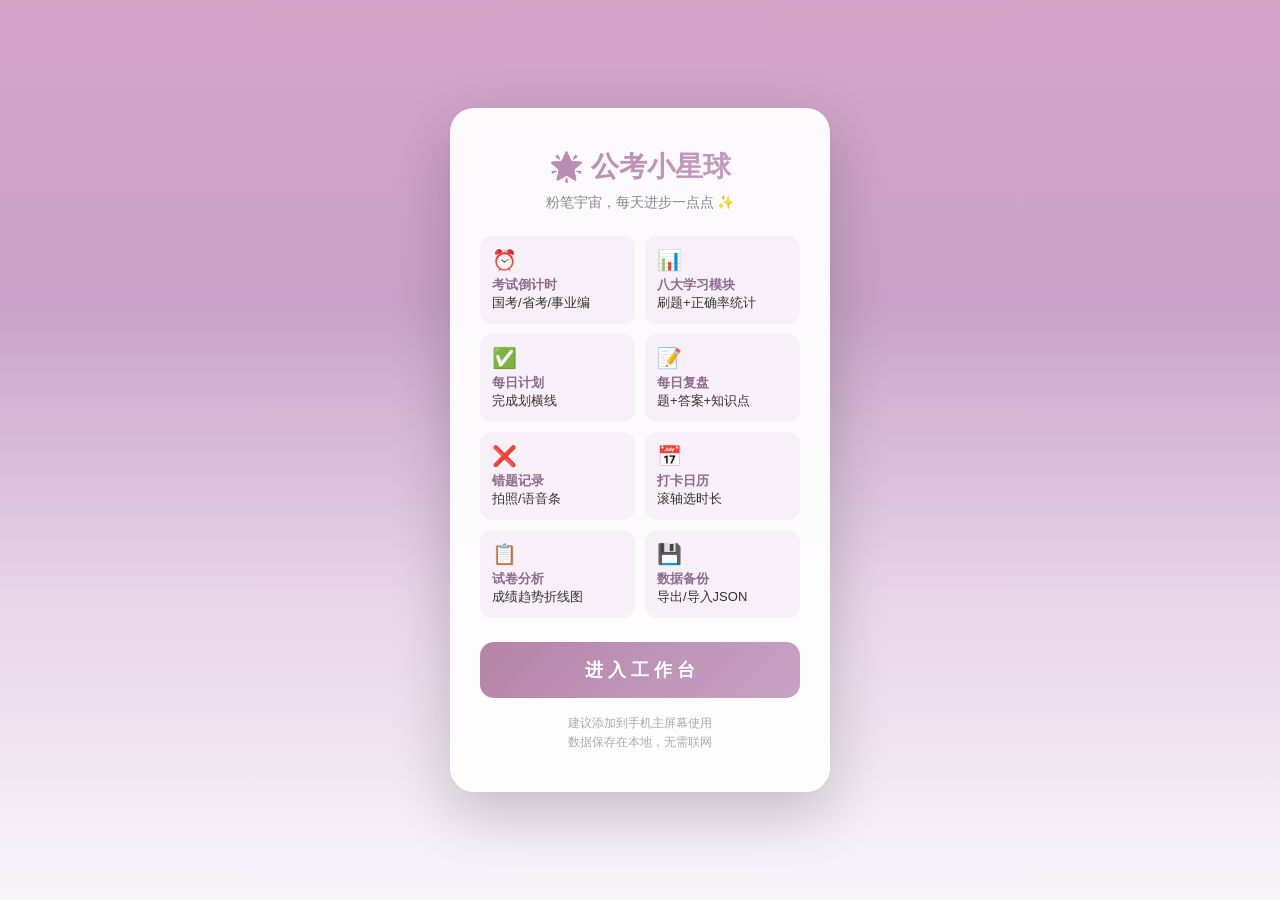
<file: landing.html>
<!DOCTYPE html>
<html lang="zh-CN">
<head>
<meta charset="UTF-8">
<meta name="viewport" content="width=device-width, initial-scale=1.0, maximum-scale=1.0, user-scalable=no">
<title>公考小星球</title>
<style>
* { margin:0; padding:0; box-sizing:border-box; }
body { font-family:-apple-system,BlinkMacSystemFont,'PingFang SC',sans-serif; background:linear-gradient(180deg,#d4a5c9,#c8a2c8,#e8d5e8,#f8f5fa); min-height:100vh; display:flex; align-items:center; justify-content:center; color:#fff; }
.card { background:rgba(255,255,255,.95); border-radius:24px; padding:40px 30px; width:90%; max-width:380px; text-align:center; color:#333; box-shadow:0 20px 60px rgba(0,0,0,.2); }
.card h1 { font-size:28px; margin-bottom:8px; background:linear-gradient(135deg,#b583a7,#c8a2c8); -webkit-background-clip:text; -webkit-text-fill-color:transparent; }
.card .subtitle { font-size:14px; color:#888; margin-bottom:24px; }
.features { display:grid; grid-template-columns:1fr 1fr; gap:10px; margin-bottom:24px; text-align:left; }
.feat { background:#f8f0f8; border-radius:12px; padding:12px; font-size:13px; }
.feat .icon { font-size:20px; }
.feat .name { font-weight:600; margin-top:4px; color:#8b6a8b; }
.enter-btn { display:block; width:100%; padding:16px; font-size:18px; font-weight:700; color:#fff; background:linear-gradient(135deg,#b583a7,#c8a2c8); border:none; border-radius:14px; cursor:pointer; text-decoration:none; }
.enter-btn:active { opacity:.8; }
.hint { font-size:12px; color:#aaa; margin-top:16px; line-height:1.6; }
</style>
</head>
<body>
<div class="card">
  <h1>🌟 公考小星球</h1>
  <p class="subtitle">粉笔宇宙，每天进步一点点 ✨</p>
  <div class="features">
    <div class="feat"><span class="icon">⏰</span><div class="name">考试倒计时</div><div>国考/省考/事业编</div></div>
    <div class="feat"><span class="icon">📊</span><div class="name">八大学习模块</div><div>刷题+正确率统计</div></div>
    <div class="feat"><span class="icon">✅</span><div class="name">每日计划</div><div>完成划横线</div></div>
    <div class="feat"><span class="icon">📝</span><div class="name">每日复盘</div><div>题+答案+知识点</div></div>
    <div class="feat"><span class="icon">❌</span><div class="name">错题记录</div><div>拍照/语音条</div></div>
    <div class="feat"><span class="icon">📅</span><div class="name">打卡日历</div><div>滚轴选时长</div></div>
    <div class="feat"><span class="icon">📋</span><div class="name">试卷分析</div><div>成绩趋势折线图</div></div>
    <div class="feat"><span class="icon">💾</span><div class="name">数据备份</div><div>导出/导入JSON</div></div>
  </div>
  <a href="index.html" class="enter-btn">进 入 工 作 台</a>
  <p class="hint">建议添加到手机主屏幕使用<br>数据保存在本地，无需联网</p>
</div>
</body>
</html>
</file>
<file: style.css>
/* ===== 基础重置 ===== */
* { margin: 0; padding: 0; box-sizing: border-box; -webkit-tap-highlight-color: transparent; }
html, body { width: 100%; height: 100%; overflow-x: hidden; }
body {
  font-family: -apple-system, BlinkMacSystemFont, 'Segoe UI', 'PingFang SC', 'Helvetica Neue', sans-serif;
  background: #f5f0f8;
  color: #333;
  font-size: 15px;
  line-height: 1.5;
  -webkit-user-select: none;
  user-select: none;
}

/* ===== 顶部深紫渐变区域 ===== */
.hero-section {
  background: linear-gradient(180deg, #8e6ba3 0%, #a67eb5 25%, #c9a8d8 55%, #e8d5f0 80%, #f5f0f8 100%);
  padding: 12px 16px 28px;
  border-radius: 0 0 32px 32px;
  position: relative;
  overflow: hidden;
}
.hero-section::before {
  content: ''; position: absolute; top: -40px; right: -40px; width: 140px; height: 140px;
  background: rgba(255,255,255,.1); border-radius: 50%;
}
.hero-section::after {
  content: ''; position: absolute; bottom: 30px; left: -30px; width: 100px; height: 100px;
  background: rgba(255,255,255,.08); border-radius: 50%;
}
.hero-header {
  display: flex; justify-content: space-between; align-items: center;
  margin-bottom: 6px; position: relative; z-index: 1;
}
.hero-back, .hero-search {
  width: 36px; height: 36px; border-radius: 50%;
  background: rgba(255,255,255,.2); border: none;
  color: #fff; font-size: 20px; cursor: pointer;
  display: flex; align-items: center; justify-content: center;
}
.hero-title {
  font-size: 18px; font-weight: 700; color: #fff;
  text-shadow: 0 1px 3px rgba(0,0,0,.1);
}
.hero-subtitle {
  font-size: 13px; color: rgba(255,255,255,.75); margin-bottom: 12px;
  position: relative; z-index: 1;
}
.hero-date-row {
  display: flex; justify-content: space-between; align-items: center;
  margin-bottom: 16px; position: relative; z-index: 1;
}
.hero-date {
  font-size: 13px; color: rgba(255,255,255,.9);
  background: rgba(255,255,255,.2); padding: 6px 14px; border-radius: 20px;
}
.hero-set-exam {
  font-size: 12px; color: #fff;
  background: rgba(255,255,255,.25); border: none;
  padding: 6px 14px; border-radius: 20px; cursor: pointer;
}

/* ===== 考试倒计时卡片（横排） ===== */
.hero-exam-cards {
  display: flex; gap: 10px; overflow-x: auto;
  padding-bottom: 4px; scrollbar-width: none;
  position: relative; z-index: 1;
}
.hero-exam-cards::-webkit-scrollbar { display: none; }
.hero-exam-card {
  flex: 0 0 auto; min-width: 110px; background: rgba(255,255,255,.3);
  backdrop-filter: blur(8px); border-radius: 18px; padding: 14px 16px;
  text-align: center; border: 1px solid rgba(255,255,255,.25);
}
.hero-exam-card .exam-icon { font-size: 24px; margin-bottom: 4px; }
.hero-exam-card .exam-name { font-size: 12px; color: rgba(255,255,255,.85); }
.hero-exam-card .exam-days { font-size: 28px; font-weight: 800; color: #fff; line-height: 1.2; }
.hero-exam-card .exam-days span { font-size: 12px; font-weight: 400; }
.hero-exam-card .exam-detail { font-size: 10px; color: rgba(255,255,255,.65); margin-top: 2px; }

/* ===== 主内容区域 ===== */
.main-content { padding: 16px; }

/* ===== 今日数据概览 ===== */
.stats-overview {
  display: grid; grid-template-columns: 1fr 1fr 1fr; gap: 10px;
  margin-bottom: 16px;
}
.stat-box {
  background: #fff; border-radius: 18px; padding: 18px 8px;
  text-align: center; box-shadow: 0 2px 12px rgba(0,0,0,.04);
}
.stat-num { font-size: 30px; font-weight: 800; color: #9b6bb0; line-height: 1.2; }
.stat-label { font-size: 12px; color: #aaa; margin-top: 4px; }

/* ===== 今日学习打卡卡片 ===== */
.today-study-card {
  background: linear-gradient(135deg, #f0e6f5, #f8f0fa);
  border-radius: 18px; padding: 16px 18px;
  display: flex; justify-content: space-between; align-items: center;
  margin-bottom: 20px; box-shadow: 0 2px 12px rgba(0,0,0,.04);
  cursor: pointer;
}
.today-study-left { display: flex; align-items: center; gap: 12px; }
.today-study-icon { font-size: 28px; }
.today-study-title { font-size: 16px; font-weight: 700; color: #7a5a8a; }
.today-study-sub { font-size: 13px; color: #aaa; margin-top: 2px; }
.today-study-right { display: flex; align-items: center; gap: 10px; }
.today-study-right span { font-size: 24px; font-weight: 800; color: #9b6bb0; }

/* ===== 区块标题（保留兼容） ===== */
.section-title {
  display: flex; align-items: center; gap: 8px;
  margin: 22px 0 12px; font-size: 16px; font-weight: 700;
}
.section-bar {
  width: 4px; height: 18px; background: #9b6bb0; border-radius: 2px;
}
.section-link {
  margin-left: auto; background: none; border: none;
  color: #9b6bb0; font-size: 13px; cursor: pointer; font-weight: 600;
}

/* ===== 八大学习模块（旧样式保留兼容） ===== */
.subject-modules { display: flex; flex-direction: column; gap: 0; }
.subject-module-card {
  background: #fff; border-radius: 18px; padding: 14px;
  box-shadow: 0 2px 10px rgba(0,0,0,.04);
  display: flex; flex-direction: column; gap: 6px;
}
.subject-module-card .mod-icon {
  width: 44px; height: 44px; border-radius: 14px;
  display: flex; align-items: center; justify-content: center;
  font-size: 22px; margin-bottom: 2px;
}
.subject-module-card .mod-name { font-size: 15px; font-weight: 700; }
.subject-module-card .mod-desc { font-size: 12px; color: #999; line-height: 1.4; }
.subject-module-card .mod-progress {
  width: 100%; height: 5px; background: #f0e6f5; border-radius: 3px; overflow: hidden; margin-top: 4px;
}
.subject-module-card .mod-progress-fill { height: 100%; border-radius: 3px; transition: width .3s; }
.subject-module-card .mod-bottom {
  display: flex; justify-content: space-between; align-items: center;
  font-size: 12px; color: #aaa; margin-top: 4px;
}
.subject-module-card .mod-bottom .mod-count { color: #9b6bb0; font-weight: 600; }

/* ===== 试卷分析总览卡片 ===== */
.paper-overview-card {
  background: linear-gradient(135deg, #f5e8f8, #f0e0f5);
  border-radius: 18px; padding: 16px;
  box-shadow: 0 2px 10px rgba(0,0,0,.04);
  cursor: pointer;
}
.paper-overview-header {
  display: flex; justify-content: space-between; align-items: center;
  margin-bottom: 14px;
}
.paper-overview-title { font-size: 15px; font-weight: 700; color: #7a5a8a; }
.paper-overview-link { font-size: 13px; color: #9b6bb0; }
.paper-overview-stats {
  display: grid; grid-template-columns: 1fr 1fr 1fr 1fr; gap: 8px;
}
.paper-overview-item { text-align: center; }
.paper-overview-num { font-size: 22px; font-weight: 800; color: #9b6bb0; }
.paper-overview-label { font-size: 11px; color: #aaa; margin-top: 2px; }

/* ===== 近7天做题趋势 ===== */
.trend-card {
  background: #fff; border-radius: 18px; padding: 14px;
  box-shadow: 0 2px 10px rgba(0,0,0,.04);
}
.trend-empty { text-align: center; padding: 20px; }
.trend-empty-emoji { font-size: 40px; margin-bottom: 8px; }
.trend-empty p { font-size: 14px; color: #bbb; }

/* ===== 迷你打卡日历 ===== */
.mini-calendar-card {
  background: #fff; border-radius: 18px; padding: 14px;
  box-shadow: 0 2px 10px rgba(0,0,0,.04);
}
.mini-calendar { display: grid; grid-template-columns: repeat(7, 1fr); gap: 4px; }
.mini-calendar .cal-weekday { text-align: center; font-size: 11px; color: #bbb; padding: 4px; }
.mini-calendar .cal-day {
  aspect-ratio: 1; border-radius: 10px;
  display: flex; flex-direction: column; align-items: center; justify-content: center;
  font-size: 12px; cursor: pointer; position: relative;
  background: #f0e6f5; color: #666;
}
.mini-calendar .cal-day.checked {
  background: linear-gradient(135deg, #c9a8d8, #b896c9);
  color: #fff;
}
.mini-calendar .cal-day.today { border: 2px solid #9b6bb0; }
.mini-calendar .cal-day .cal-hours { font-size: 9px; }
.mini-calendar-legend {
  display: flex; justify-content: center; gap: 20px;
  margin-top: 10px; font-size: 12px; color: #999;
}
.legend-dot { display: inline-block; width: 10px; height: 10px; border-radius: 3px; margin-right: 4px; }
.legend-unchecked { background: #f0e6f5; }
.legend-checked { background: #c9a8d8; }

/* ===== 专注时长分布饼图 ===== */
.focus-distribution-card {
  background: #fff; border-radius: 18px; padding: 16px;
  box-shadow: 0 2px 10px rgba(0,0,0,.04);
}
.focus-period-btns {
  display: flex; justify-content: center; gap: 0; margin-bottom: 14px;
}
.focus-period-btn {
  flex: 1; max-width: 80px; padding: 8px 0;
  font-size: 14px; font-weight: 600;
  border: 1px solid #ddd; background: #fff; color: #999;
  cursor: pointer; transition: all .2s;
}
.focus-period-btn:first-child { border-radius: 10px 0 0 10px; border-right: none; }
.focus-period-btn:last-child { border-radius: 0 10px 10px 0; border-left: none; }
.focus-period-btn.active { background: #9b6bb0; color: #fff; border-color: #9b6bb0; }
.focus-pie-wrap {
  display: flex; justify-content: center; align-items: center;
  position: relative; min-height: 260px;
}
.focus-pie-empty { text-align: center; }
.focus-pie-empty .empty-emoji { font-size: 48px; margin-bottom: 8px; }
.focus-pie-empty p { font-size: 14px; color: #bbb; }
.focus-pie-summary {
  text-align: center; font-size: 13px; color: #888;
  margin: 10px 0 14px;
}
.focus-pie-summary span { font-weight: 700; color: #9b6bb0; }

.focus-pie-legend {
  display: grid; grid-template-columns: 1fr 1fr; gap: 8px;
}
.focus-legend-item {
  display: flex; align-items: center; gap: 8px;
  font-size: 13px; padding: 6px 8px; border-radius: 8px;
  background: #faf5fc;
}
.focus-legend-dot {
  width: 10px; height: 10px; border-radius: 3px; flex-shrink: 0;
}
.focus-legend-info { flex: 1; min-width: 0; }
.focus-legend-name { font-weight: 600; color: #333; }
.focus-legend-time { font-size: 11px; color: #999; }
.focus-legend-pct { font-weight: 700; color: #9b6bb0; font-size: 14px; }
.plan-list { display: flex; flex-direction: column; gap: 8px; }
.plan-item {
  background: #fff; border-radius: 14px; padding: 14px 16px;
  display: flex; align-items: center; gap: 12px;
  box-shadow: 0 1px 4px rgba(0,0,0,.03);
}
.plan-checkbox {
  width: 22px; height: 22px; border: 2px solid #ddd; border-radius: 6px;
  display: flex; align-items: center; justify-content: center; cursor: pointer; flex-shrink: 0;
  transition: all .2s; font-size: 14px;
}
.plan-checkbox.checked { background: #9b6bb0; border-color: #9b6bb0; color: #fff; }
.plan-item.done .plan-text { text-decoration: line-through; color: #bbb; }
.plan-text { flex: 1; font-size: 15px; }
.plan-delete { color: #e74c3c; background: none; border: none; font-size: 20px; cursor: pointer; padding: 4px; }

/* ===== 空状态（带emoji） ===== */
.empty-state-emoji { text-align: center; padding: 30px 20px; }
.empty-state-emoji .empty-emoji { font-size: 48px; margin-bottom: 8px; }
.empty-state-emoji p { font-size: 14px; color: #bbb; margin-bottom: 8px; }
.empty-state-emoji a { color: #9b6bb0; font-size: 14px; cursor: pointer; }

/* ===== 每日复盘 - 筛选条 ===== */
.review-filter-bar {
  display: flex; align-items: center; gap: 8px; margin-bottom: 14px;
}
.review-filter-btn {
  padding: 6px 16px; font-size: 13px; font-weight: 600;
  border: 1px solid #ddd; border-radius: 20px; background: #fff;
  color: #888; cursor: pointer; transition: all .15s;
}
.review-filter-btn.active { background: #9b6bb0; color: #fff; border-color: #9b6bb0; }
.review-search-input {
  width: 120px; padding: 6px 10px; font-size: 13px;
  border: 1px solid #ddd; border-radius: 10px; background: #fff;
  outline: none;
}
.review-search-input:focus { border-color: #9b6bb0; }

/* ===== 复盘空状态 ===== */
.review-empty-state {
  display: flex; flex-direction: column; align-items: center;
  padding: 50px 20px; text-align: center;
}
.review-empty-icon { font-size: 56px; margin-bottom: 16px; }
.review-empty-title { font-size: 17px; font-weight: 700; color: #333; margin-bottom: 6px; }
.review-empty-desc { font-size: 13px; color: #888; margin-bottom: 20px; }
.review-empty-btns { display: flex; gap: 10px; margin-bottom: 20px; flex-wrap: wrap; justify-content: center; }
.review-empty-btn {
  padding: 10px 20px; font-size: 14px; font-weight: 600;
  border-radius: 10px; cursor: pointer; border: none;
}
.review-empty-btn.primary { background: #9b6bb0; color: #fff; }
.review-empty-btn.outline { background: #fff; color: #9b6bb0; border: 1.5px solid #9b6bb0; }
.review-empty-tip { font-size: 12px; color: #bbb; max-width: 280px; line-height: 1.6; }

/* ===== 复盘日期分组 ===== */
.review-group { margin-bottom: 16px; }
.review-group-header {
  font-size: 14px; font-weight: 700; color: #7a5a8a;
  padding: 6px 0 8px; border-bottom: 1px solid #f0e6f5;
  margin-bottom: 8px;
}

/* ===== 复盘卡片（新） ===== */
.review-list { display: flex; flex-direction: column; gap: 10px; }
.review-card-new {
  background: #fff; border-radius: 14px; padding: 14px;
  box-shadow: 0 2px 8px rgba(0,0,0,.04);
  display: flex; flex-direction: column; gap: 8px;
}
.review-card-new.archived { opacity: .5; }
.review-card-new .review-card-tags {
  display: flex; gap: 6px; flex-wrap: wrap; align-items: center;
}
.review-card-new .review-subject-tag {
  font-size: 11px; padding: 3px 8px; border-radius: 8px;
  background: #f0e6f5; font-weight: 600; color: #7a5a8a;
}
.review-card-new .review-error-count {
  font-size: 11px; padding: 3px 8px; border-radius: 8px;
  background: #fde8e8; color: #c62828; font-weight: 600; cursor: pointer;
}
.review-card-new .review-summary {
  font-size: 13px; color: #555; line-height: 1.6;
  display: -webkit-box; -webkit-line-clamp: 3; -webkit-box-orient: vertical;
  overflow: hidden;
}
.review-card-new .review-meta {
  display: flex; justify-content: space-between; align-items: center;
  font-size: 12px; color: #aaa;
}
.review-card-new .review-actions {
  display: flex; gap: 6px; flex-wrap: wrap;
}
.review-card-new .review-actions button {
  font-size: 12px; padding: 5px 10px; border: 1px solid #eee;
  border-radius: 6px; background: #f9f9f9; cursor: pointer; color: #666;
}

/* ===== 复盘详情弹窗 ===== */
.review-detail-content { max-width: 440px; max-height: 85vh; overflow-y: auto; }
.review-detail-content .detail-section { margin-bottom: 14px; }
.review-detail-content .detail-section strong {
  color: #7a5a8a; font-size: 14px; display: block; margin-bottom: 6px;
}
.review-detail-content .detail-section div {
  font-size: 14px; color: #555; line-height: 1.7;
  background: #faf5fc; padding: 10px 12px; border-radius: 10px;
  white-space: pre-wrap;
}
.review-detail-content .linked-error {
  display: flex; align-items: center; justify-content: space-between;
  padding: 8px 10px; background: #fde8e8; border-radius: 8px;
  font-size: 13px; margin-bottom: 4px; cursor: pointer;
}
.review-detail-content .linked-error span { color: #c62828; flex: 1; }
.review-detail-content .linked-error .link-arrow { color: #999; font-size: 16px; }

/* ===== 复盘模板选择 ===== */
.review-template-btns { display: flex; gap: 8px; margin-bottom: 12px; }
.review-template-btn {
  flex: 1; padding: 12px 10px; font-size: 13px; font-weight: 600;
  border: 2px solid #eee; border-radius: 12px; background: #fff;
  color: #888; cursor: pointer; text-align: center; transition: all .15s;
}
.review-template-btn:active { border-color: #9b6bb0; color: #9b6bb0; background: #faf5fc; }
.review-template-btn .template-icon { font-size: 22px; display: block; margin-bottom: 4px; }

/* ===== 错题页面 - 顶部操作栏 ===== */
.error-toolbar {
  display: grid; grid-template-columns: 1fr 1fr 1fr 1fr; gap: 8px;
  margin-bottom: 16px;
}
.error-tool-btn {
  display: flex; flex-direction: column; align-items: center; gap: 4px;
  padding: 12px 6px; background: #9b6bb0; border: none;
  border-radius: 14px; color: #fff; cursor: pointer;
  font-size: 12px; transition: opacity .15s;
}
.error-tool-btn:active { opacity: .7; }
.error-tool-icon { font-size: 22px; }
.error-tool-text { font-size: 11px; font-weight: 600; }

/* ===== 错题空状态 ===== */
.error-empty-state {
  display: flex; flex-direction: column; align-items: center;
  padding: 40px 20px; text-align: center;
}
.error-empty-icon { font-size: 56px; margin-bottom: 16px; }
.error-empty-title { font-size: 17px; font-weight: 700; color: #333; margin-bottom: 6px; }
.error-empty-desc { font-size: 13px; color: #888; margin-bottom: 20px; }
.error-empty-btns { display: flex; gap: 10px; margin-bottom: 20px; }
.error-empty-btn {
  padding: 10px 20px; font-size: 14px; font-weight: 600;
  border-radius: 10px; cursor: pointer; border: none;
}
.error-empty-btn.primary { background: #9b6bb0; color: #fff; }
.error-empty-btn.outline { background: #fff; color: #9b6bb0; border: 1.5px solid #9b6bb0; }
.error-empty-tip { font-size: 12px; color: #bbb; max-width: 260px; line-height: 1.6; }

/* ===== 筛选条 ===== */
.error-filter-bar { margin-bottom: 12px; }
.error-filter-scroll {
  display: flex; gap: 6px; overflow-x: auto; padding-bottom: 4px;
  scrollbar-width: none; -webkit-overflow-scrolling: touch;
}
.error-filter-scroll::-webkit-scrollbar { display: none; }
.error-reason-filter { margin-top: 8px; }
.error-filter-chip {
  flex-shrink: 0; padding: 6px 14px; font-size: 13px; font-weight: 600;
  border: 1px solid #ddd; border-radius: 20px; background: #fff;
  color: #888; cursor: pointer; transition: all .15s; white-space: nowrap;
}
.error-filter-chip.active { background: #9b6bb0; color: #fff; border-color: #9b6bb0; }
.error-filter-chip.small { font-size: 12px; padding: 5px 10px; }

/* ===== 批量操作栏 ===== */
.error-batch-bar {
  display: flex; gap: 8px; margin-bottom: 10px; flex-wrap: wrap;
}
.error-batch-btn {
  padding: 7px 14px; font-size: 13px; font-weight: 600;
  border: none; border-radius: 8px; cursor: pointer;
  background: #9b6bb0; color: #fff;
}
.error-batch-btn.cancel { background: #f0e6f5; color: #666; }

/* ===== 新错题卡片 ===== */
.error-list { display: flex; flex-direction: column; gap: 10px; }
.error-card-new {
  background: #fff; border-radius: 14px; padding: 14px;
  box-shadow: 0 2px 8px rgba(0,0,0,.04);
  display: flex; flex-direction: column; gap: 8px;
  position: relative;
}
.error-card-new.mastered { opacity: .55; }
.error-card-new.mastered.hidden-card { display: none; }
.error-card-new .error-tags {
  display: flex; gap: 6px; flex-wrap: wrap; align-items: center;
}
.error-card-new .error-module-tag {
  font-size: 11px; padding: 3px 8px; border-radius: 8px;
  background: #f0e6f5; font-weight: 600; color: #7a5a8a;
}
.error-card-new .error-reason-tag {
  font-size: 11px; padding: 3px 8px; border-radius: 8px;
  background: #fde8e8; color: #c62828; font-weight: 600;
}
.error-card-new .error-question {
  font-size: 13px; color: #555; line-height: 1.5;
  display: -webkit-box; -webkit-line-clamp: 2; -webkit-box-orient: vertical;
  overflow: hidden;
}
.error-card-new .error-meta {
  display: flex; justify-content: space-between; align-items: center;
  font-size: 12px; color: #aaa;
}
.error-card-new .error-meta .error-meta-date { color: #bbb; }
.error-card-new .error-meta .error-meta-redo { color: #9b6bb0; font-weight: 600; }
.error-card-new .error-actions {
  display: flex; gap: 6px; flex-wrap: wrap;
}
.error-card-new .error-actions button {
  font-size: 12px; padding: 5px 10px; border: 1px solid #eee;
  border-radius: 6px; background: #f9f9f9; cursor: pointer;
  color: #666;
}
.error-card-new .error-actions .error-action-mastered {
  background: #e8f5e9; color: #2e7d32; border-color: #c8e6c9;
}
.error-card-new .error-batch-check {
  position: absolute; top: 10px; right: 10px;
  width: 22px; height: 22px; border: 2px solid #ddd; border-radius: 6px;
  display: flex; align-items: center; justify-content: center;
  cursor: pointer; font-size: 13px; color: transparent;
}
.error-card-new .error-batch-check.checked {
  background: #9b6bb0; border-color: #9b6bb0; color: #fff;
}

/* ===== 错题详情弹窗 ===== */
.error-detail-content { max-width: 440px; max-height: 85vh; overflow-y: auto; }
.error-detail-content .detail-field { margin-bottom: 12px; }
.error-detail-content .detail-field strong { color: #7a5a8a; display: block; margin-bottom: 4px; font-size: 14px; }
.error-detail-content .detail-field div {
  font-size: 14px; color: #555; line-height: 1.7;
  background: #faf5fc; padding: 10px 12px; border-radius: 10px;
}
.error-detail-content .detail-field .wrong-answer { background: #fde8e8; color: #c62828; }
.error-detail-content .detail-field .right-answer { background: #e8f5e9; color: #2e7d32; }
.error-detail-content .detail-image { max-width: 100%; border-radius: 10px; margin-bottom: 8px; }

/* ===== 数据备份卡片 ===== */
.backup-card {
  background: #fff; border-radius: 18px; padding: 16px;
  box-shadow: 0 2px 10px rgba(0,0,0,.04);
}
.backup-card p { font-size: 13px; color: #999; line-height: 1.6; margin-bottom: 12px; }
.backup-btns { display: flex; gap: 10px; }
.backup-btn {
  flex: 1; padding: 12px; font-size: 14px; font-weight: 600;
  border: none; border-radius: 12px; cursor: pointer;
}
.backup-btn.export { background: linear-gradient(135deg, #9b6bb0, #b896c9); color: #fff; }
.backup-btn.import { background: #f0e6f5; color: #7a5a8a; }

/* ===== 底部固定导航 ===== */
.bottom-nav {
  position: fixed; bottom: 0; left: 0; right: 0;
  background: #fff; border-top: 1px solid #f0e6f5;
  display: flex; justify-content: space-around; align-items: center;
  padding: 6px 0 calc(6px + env(safe-area-inset-bottom));
  z-index: 100; box-shadow: 0 -2px 10px rgba(0,0,0,.04);
}
.bottom-btn {
  display: flex; flex-direction: column; align-items: center;
  gap: 2px; background: none; border: none;
  color: #bbb; font-size: 11px; cursor: pointer; padding: 4px 12px;
  transition: color .2s;
}
.bottom-btn.active { color: #9b6bb0; }
.bottom-icon { font-size: 22px; }
.bottom-label { font-size: 11px; }

/* ===== 功能页面通用样式 ===== */
.tab-page { display: none; padding: 16px 12px 80px; }
.tab-page.active { display: block; }
.page-header {
  display: flex; justify-content: space-between; align-items: center;
  margin-bottom: 16px; flex-wrap: wrap; gap: 8px;
}
.page-header h2 { font-size: 19px; font-weight: 700; }
.header-actions { display: flex; gap: 6px; flex-wrap: wrap; }
.add-btn {
  padding: 7px 13px; font-size: 13px; font-weight: 600;
  color: #fff; background: #9b6bb0; border: none; border-radius: 20px;
  cursor: pointer; transition: opacity .2s; white-space: nowrap;
  display: inline-block; text-decoration: none;
}
.add-btn:active { opacity: .7; }

/* ===== 打卡日历（新） ===== */
.checkin-calendar-new {
  background: #fff; border-radius: 18px; padding: 14px;
  box-shadow: 0 2px 10px rgba(0,0,0,.04); margin-bottom: 14px;
}
.calendar-month-header { display: flex; justify-content: space-between; align-items: center; margin-bottom: 8px; }
.calendar-month-header h3 { font-size: 17px; font-weight: 700; }
.calendar-nav-btn { background: none; border: 1px solid #ddd; border-radius: 8px; padding: 6px 14px; font-size: 14px; cursor: pointer; }
.calendar-weekdays { display: grid; grid-template-columns: repeat(7, 1fr); text-align: center; font-size: 12px; color: #bbb; margin-bottom: 6px; }
.calendar-grid { display: grid; grid-template-columns: repeat(7, 1fr); gap: 3px; }
.calendar-cell-new {
  aspect-ratio: 1; border-radius: 10px; background: #f0e6f5;
  display: flex; flex-direction: column; align-items: center; justify-content: center;
  font-size: 13px; cursor: pointer; position: relative; transition: all .15s;
  color: #666;
}
.calendar-cell-new:active { transform: scale(.93); }
.calendar-cell-new.checked { background: linear-gradient(135deg, #c9a8d8, #b896c9); color: #fff; font-weight: 700; }
.calendar-cell-new.today { border: 2px solid #9b6bb0; }
.calendar-cell-new.future { color: #ddd; }
.calendar-cell-new .cell-dot { position: absolute; bottom: 4px; width: 5px; height: 5px; border-radius: 50%; background: #9b6bb0; }
.calendar-cell-new.checked .cell-dot { background: #fff; }
.calendar-cell-new .cell-extra-dot { background: #e74c3c; left: 8px; }
.calendar-cell-new .cell-extra-dot2 { background: #f0a050; right: 8px; }
.calendar-cell-new.selected { box-shadow: 0 0 0 3px rgba(155,107,176,.3); }

/* ===== 打卡空状态 ===== */
.checkin-empty-state {
  display: flex; flex-direction: column; align-items: center;
  padding: 40px 20px; text-align: center;
}
.checkin-empty-icon { font-size: 52px; margin-bottom: 14px; }
.checkin-empty-title { font-size: 17px; font-weight: 700; color: #333; margin-bottom: 6px; }
.checkin-empty-desc { font-size: 13px; color: #888; margin-bottom: 20px; }
.checkin-empty-btns { display: flex; gap: 10px; margin-bottom: 16px; flex-wrap: wrap; justify-content: center; }
.checkin-empty-btn {
  padding: 10px 20px; font-size: 14px; font-weight: 600;
  border-radius: 10px; cursor: pointer; border: none;
}
.checkin-empty-btn.primary { background: #9b6bb0; color: #fff; }
.checkin-empty-btn.outline { background: #fff; color: #9b6bb0; border: 1.5px solid #9b6bb0; }

/* ===== 打卡数据卡片 ===== */
.checkin-data-card {
  background: #fff; border-radius: 18px; padding: 16px;
  box-shadow: 0 2px 10px rgba(0,0,0,.04); margin-bottom: 14px;
}
.checkin-data-header { display: flex; justify-content: space-between; align-items: center; margin-bottom: 12px; }
.checkin-data-header span { font-size: 14px; font-weight: 700; }
.checkin-edit-btn {
  padding: 5px 12px; font-size: 12px; font-weight: 600;
  background: #f0e6f5; color: #7a5a8a; border: none;
  border-radius: 8px; cursor: pointer;
}
.checkin-data-grid { display: grid; grid-template-columns: 1fr 1fr 1fr 1fr; gap: 8px; margin-bottom: 14px; }
.checkin-data-item { text-align: center; }
.checkin-data-num { font-size: 22px; font-weight: 800; color: #9b6bb0; }
.checkin-data-label { font-size: 11px; color: #aaa; margin-top: 2px; }

.checkin-module-dist { margin-bottom: 12px; }
.checkin-module-dist .mod-dist-item {
  display: flex; align-items: center; gap: 8px; margin-bottom: 4px;
  font-size: 12px;
}
.checkin-module-dist .mod-dist-name { width: 60px; color: #888; flex-shrink: 0; }
.checkin-module-dist .mod-dist-bar {
  flex: 1; height: 6px; background: #f0e6f5; border-radius: 3px; overflow: hidden;
}
.checkin-module-dist .mod-dist-fill { height: 100%; border-radius: 3px; background: #9b6bb0; }

.checkin-note-area {
  padding: 10px 12px; background: #faf5fc; border-radius: 10px;
  font-size: 13px; color: #555; line-height: 1.6; margin-bottom: 10px;
}

.checkin-links { display: flex; gap: 6px; flex-wrap: wrap; }
.checkin-links button {
  padding: 6px 12px; font-size: 12px; font-weight: 600;
  background: #f0e6f5; color: #7a5a8a; border: none;
  border-radius: 8px; cursor: pointer;
}

/* ===== 打卡统计 ===== */
.checkin-stats-section {
  background: #fff; border-radius: 18px; padding: 16px;
  box-shadow: 0 2px 10px rgba(0,0,0,.04); margin-bottom: 14px;
}
.checkin-stats-grid { display: grid; grid-template-columns: 1fr 1fr 1fr 1fr; gap: 8px; margin-bottom: 16px; }
.checkin-stats-item { text-align: center; }
.checkin-stats-num { font-size: 24px; font-weight: 800; color: #9b6bb0; }
.checkin-stats-label { font-size: 11px; color: #aaa; margin-top: 2px; }
.checkin-trend { margin-top: 8px; }
.checkin-trend h4 { font-size: 14px; font-weight: 700; color: #555; margin-bottom: 8px; }

/* ===== 打卡编辑弹窗 ===== */
.checkin-edit-content { max-width: 420px; max-height: 85vh; overflow-y: auto; }
.checkin-module-checks { display: flex; flex-wrap: wrap; gap: 6px; margin-bottom: 10px; }
.checkin-module-checks label {
  display: flex; align-items: center; gap: 4px;
  font-size: 13px; color: #666; padding: 5px 10px;
  background: #faf5fc; border-radius: 8px; cursor: pointer;
}
.checkin-module-checks input { margin: 0; }
.checkin-auto-btn:active { background: #e0d0e8 !important; }

/* ===== 学习统计 ===== */
.stats-period-btns { display: flex; gap: 8px; margin-bottom: 16px; justify-content: center; }
.period-btn { padding: 8px 24px; font-size: 14px; font-weight: 600; border: 1px solid #ddd; border-radius: 20px; background: #fff; cursor: pointer; }
.period-btn.active { background: #9b6bb0; color: #fff; border-color: #9b6bb0; }
#stats-chart { display: block; margin: 0 auto; max-width: 100%; }
.stats-summary { margin-top: 16px; display: flex; flex-direction: column; gap: 6px; }
.stats-summary .stat-row { display: flex; justify-content: space-between; background: #fff; padding: 10px 14px; border-radius: 10px; font-size: 14px; }
.stats-summary .stat-row span:last-child { font-weight: 700; color: #9b6bb0; }

/* ===== 试卷空状态 ===== */
.paper-empty-state {
  display: flex; flex-direction: column; align-items: center;
  padding: 50px 20px; text-align: center;
}
.paper-empty-icon { font-size: 56px; margin-bottom: 16px; }
.paper-empty-title { font-size: 17px; font-weight: 700; color: #333; margin-bottom: 6px; }
.paper-empty-desc { font-size: 13px; color: #888; margin-bottom: 20px; }
.paper-empty-btns { display: flex; gap: 10px; margin-bottom: 16px; flex-wrap: wrap; justify-content: center; }
.paper-empty-btn {
  padding: 10px 20px; font-size: 14px; font-weight: 600;
  border-radius: 10px; cursor: pointer; border: none;
}
.paper-empty-btn.primary { background: #9b6bb0; color: #fff; }
.paper-empty-btn.outline { background: #fff; color: #9b6bb0; border: 1.5px solid #9b6bb0; }
.paper-empty-tip { font-size: 12px; color: #bbb; max-width: 280px; line-height: 1.6; }

/* ===== 试卷分析 ===== */
.paper-filter { display: flex; gap: 8px; margin-bottom: 12px; align-items: center; }
.paper-filter select { flex: 1; padding: 8px 12px; border: 1px solid #ddd; border-radius: 10px; font-size: 14px; background: #fff; }
.filter-btn { padding: 8px 14px; font-size: 13px; font-weight: 600; background: #9b6bb0; color: #fff; border: none; border-radius: 10px; cursor: pointer; white-space: nowrap; }
.analysis-chart-area { background: #fff; border-radius: 16px; padding: 16px; margin-bottom: 12px; }
.analysis-chart-area.hidden { display: none; }
.analysis-chart-header { display: flex; justify-content: space-between; align-items: center; margin-bottom: 8px; }
.analysis-chart-header h3 { font-size: 16px; }
.close-chart-btn { background: #f0e6f5; border: none; padding: 6px 12px; border-radius: 8px; font-size: 13px; cursor: pointer; }
.analysis-summary { margin-top: 12px; display: flex; flex-direction: column; gap: 6px; }

.paper-list { display: flex; flex-direction: column; gap: 10px; }
.paper-card {
  background: #fff; border-radius: 14px; padding: 14px;
  box-shadow: 0 2px 8px rgba(0,0,0,.04);
  display: flex; flex-direction: column; gap: 6px;
}
.paper-card-header { display: flex; justify-content: space-between; align-items: center; }
.paper-card-header h3 { font-size: 15px; font-weight: 700; }
.paper-type-tag { font-size: 11px; padding: 3px 8px; border-radius: 8px; font-weight: 600; }
.paper-type-tag.guokao, .paper-type-tag.xingce { background: #e3f2fd; color: #1565c0; }
.paper-type-tag.shengkao { background: #fff3e0; color: #e65100; }
.paper-type-tag.shenlun { background: #fff3e0; color: #e65100; }
.paper-type-tag.moni { background: #f3e5f5; color: #7b1fa2; }
.paper-score { font-size: 26px; font-weight: 800; color: #9b6bb0; text-align: center; margin: 4px 0; }
.paper-meta { display: flex; justify-content: center; gap: 16px; font-size: 12px; color: #aaa; }
.paper-sub-scores { display: flex; flex-wrap: wrap; gap: 5px; justify-content: center; }
.paper-sub-badge { font-size: 11px; padding: 3px 8px; border-radius: 6px; background: #f0e6f5; }
.paper-card-actions { display: flex; gap: 6px; flex-wrap: wrap; margin-top: 4px; }
.paper-card-actions button { padding: 6px 10px; font-size: 12px; border: 1px solid #eee; border-radius: 8px; background: #f9f9f9; cursor: pointer; color: #666; }

/* ===== 通用模态框 ===== */
.modal-overlay { position: fixed; inset: 0; background: rgba(0,0,0,.5); z-index: 300; display: flex; align-items: center; justify-content: center; padding: 20px; }
.modal-overlay.hidden { display: none; }
.modal-box { background: #fff; border-radius: 20px; padding: 24px; width: 100%; max-width: 420px; max-height: 80vh; overflow-y: auto; }
.modal-box h3 { margin-bottom: 14px; font-size: 18px; }
.modal-box label { display: block; font-size: 14px; font-weight: 600; margin-bottom: 5px; margin-top: 10px; }
.modal-box input, .modal-box select, .modal-box textarea {
  width: 100%; padding: 10px 12px; font-size: 15px; border: 1px solid #ddd; border-radius: 10px; font-family: inherit;
}
.modal-box textarea { min-height: 70px; resize: vertical; }
.modal-box .form-row { display: flex; gap: 8px; }
.modal-box .form-row > * { flex: 1; }
.modal-box .modal-btns { display: flex; gap: 12px; margin-top: 18px; }
.modal-box .modal-btns button { flex: 1; padding: 12px; font-size: 15px; font-weight: 600; border: none; border-radius: 12px; cursor: pointer; }
.modal-box .btn-primary { background: #9b6bb0; color: #fff; }
.modal-box .btn-secondary { background: #f0e6f5; color: #666; }

/* 复盘弹窗特殊样式 */
.review-modal-label { display: flex; justify-content: space-between; align-items: center; }
.review-voice-btn {
  background: none; border: none; color: #9b6bb0; font-size: 20px; cursor: pointer;
  padding: 4px; border-radius: 50%; width: 36px; height: 36px;
  display: flex; align-items: center; justify-content: center;
}
.review-voice-btn:active { background: #f0e6f5; }
.review-photo-btn {
  display: inline-flex; align-items: center; gap: 6px;
  padding: 8px 16px; border: 2px dashed #c9a8d8; border-radius: 10px;
  background: #faf5fc; color: #9b6bb0; font-size: 14px; cursor: pointer;
}

/* ===== 语音指示器 ===== */
.voice-indicator { position: fixed; bottom: 20px; left: 50%; transform: translateX(-50%); z-index: 400; background: #333; color: #fff; border-radius: 20px; padding: 16px 24px; display: flex; align-items: center; gap: 12px; }
.voice-indicator.hidden { display: none; }
.voice-indicator button { background: #e74c3c; color: #fff; border: none; border-radius: 8px; padding: 6px 14px; font-size: 13px; }
.voice-pulse { width: 16px; height: 16px; background: #e74c3c; border-radius: 50%; animation: pulse 1s infinite; }

/* ===== 微信式语音条浮层 ===== */
.voice-bar-overlay {
  position: fixed; inset: 0; z-index: 500;
  background: rgba(0,0,0,.6);
  display: flex; align-items: center; justify-content: center;
}
.voice-bar-overlay.hidden { display: none; }
.voice-bar-inner {
  background: rgba(255,255,255,.95);
  border-radius: 24px; padding: 30px 40px;
  text-align: center; min-width: 200px;
}
.voice-bar-wave { display: flex; align-items: flex-end; justify-content: center; gap: 4px; height: 50px; margin-bottom: 12px; }
.voice-bar-wave span {
  display: block; width: 5px; background: #9b6bb0; border-radius: 3px;
  animation: waveAnim .6s ease-in-out infinite alternate;
}
.voice-bar-wave span:nth-child(1) { height: 20px; animation-delay: 0s; }
.voice-bar-wave span:nth-child(2) { height: 35px; animation-delay: .1s; }
.voice-bar-wave span:nth-child(3) { height: 50px; animation-delay: .2s; }
.voice-bar-wave span:nth-child(4) { height: 35px; animation-delay: .3s; }
.voice-bar-wave span:nth-child(5) { height: 20px; animation-delay: .4s; }
@keyframes waveAnim { 0% { transform: scaleY(.4); } 100% { transform: scaleY(1); } }
.voice-bar-inner p { font-size: 14px; color: #333; font-weight: 600; }
.voice-bar-hint { font-size: 12px !important; color: #999 !important; margin-top: 6px; font-weight: 400 !important; }

/* ===== 设置页 ===== */
.settings-list { display: flex; flex-direction: column; gap: 10px; }
.settings-card {
  background: #fff; border-radius: 14px; padding: 16px 18px;
  display: flex; justify-content: space-between; align-items: center;
  box-shadow: 0 1px 4px rgba(0,0,0,.04); cursor: pointer;
  font-size: 15px; font-weight: 600;
}
.settings-card:active { background: #f5f5f5; }
.settings-card .arrow { font-size: 20px; color: #bbb; }

@keyframes pulse { 0% { transform: scale(1); opacity: 1; } 50% { transform: scale(1.3); opacity: .6; } 100% { transform: scale(1); opacity: 1; } }

/* ===== 模块操作选择菜单 ===== */
.module-action-btns { display: flex; flex-direction: column; gap: 10px; margin-bottom: 4px; }
.module-action-btn {
  display: flex; align-items: center; gap: 12px;
  padding: 14px 16px; border: 2px solid #eee; border-radius: 14px;
  background: #fff; cursor: pointer; text-align: left; transition: all .15s;
}
.module-action-btn:active { transform: scale(.97); }
.module-action-btn .action-icon { font-size: 28px; flex-shrink: 0; width: 40px; text-align: center; }
.module-action-btn .action-label { font-size: 15px; font-weight: 700; display: block; }
.module-action-btn .action-desc { font-size: 12px; color: #999; display: block; margin-top: 2px; }
.timer-action { border-color: #c9a8d8; }
.timer-action:active { background: #faf5fc; border-color: #9b6bb0; }
.record-action { border-color: #ddd; }
.record-action:active { background: #f9f9f9; border-color: #bbb; }
.timer-modal {
  position: fixed; inset: 0; z-index: 500;
  background: rgba(0,0,0,.55);
  display: flex; align-items: center; justify-content: center;
}
.timer-modal.hidden { display: none; }
.timer-modal-content {
  background: #fff; border-radius: 24px; padding: 24px 20px;
  width: 90%; max-width: 380px; text-align: center;
}
.timer-modal-header { display: flex; justify-content: space-between; align-items: center; margin-bottom: 16px; }
.timer-modal-header h3 { font-size: 18px; font-weight: 700; color: #333; }
.timer-close-btn {
  width: 32px; height: 32px; border-radius: 50%;
  background: #f0e6f5; border: none; font-size: 16px; cursor: pointer;
  color: #999; display: flex; align-items: center; justify-content: center;
}
.timer-mode-switch { display: flex; gap: 8px; margin-bottom: 12px; }
.timer-mode-btn {
  flex: 1; padding: 10px; font-size: 14px; font-weight: 600;
  border: 2px solid #eee; border-radius: 12px; background: #fff;
  color: #999; cursor: pointer; transition: all .2s;
}
.timer-mode-btn.active { background: #9b6bb0; color: #fff; border-color: #9b6bb0; }

.timer-presets { margin-bottom: 14px; }
.timer-presets.hidden { display: none; }
.timer-presets > button {
  padding: 6px 12px; margin: 3px; font-size: 13px;
  border: 1px solid #ddd; border-radius: 8px; background: #fff;
  color: #666; cursor: pointer; transition: all .15s;
}
.timer-presets > button:active { background: #9b6bb0; color: #fff; border-color: #9b6bb0; }
.timer-custom-row { display: flex; gap: 6px; margin-top: 6px; justify-content: center; }
.timer-custom-row input {
  width: 80px; padding: 6px 10px; font-size: 13px; border: 1px solid #ddd;
  border-radius: 8px; text-align: center;
}
.timer-custom-row button {
  padding: 6px 14px; font-size: 13px; font-weight: 600;
  background: #9b6bb0; color: #fff; border: none; border-radius: 8px; cursor: pointer;
}

.timer-display {
  font-size: 52px; font-weight: 800; font-variant-numeric: tabular-nums;
  color: #333; margin: 8px 0 4px; letter-spacing: 2px; font-family: 'SF Mono', 'Menlo', monospace;
}
.timer-progress-bar {
  width: 100%; height: 6px; background: #f0e6f5; border-radius: 3px;
  margin: 8px 0 16px; overflow: hidden;
}
.timer-progress-bar.hidden { display: none; }
.timer-progress-fill {
  height: 100%; background: linear-gradient(90deg, #9b6bb0, #c9a8d8);
  border-radius: 3px; transition: width 1s linear; width: 100%;
}

.timer-controls { display: flex; gap: 10px; justify-content: center; flex-wrap: wrap; }
.timer-btn {
  padding: 12px 24px; font-size: 15px; font-weight: 700;
  border: none; border-radius: 14px; cursor: pointer; transition: opacity .15s;
}
.timer-btn:active { opacity: .7; }
.timer-btn.start { background: linear-gradient(135deg, #9b6bb0, #b896c9); color: #fff; }
.timer-btn.pause { background: #fff3e0; color: #e65100; border: 1px solid #ffcc80; }
.timer-btn.resume { background: linear-gradient(135deg, #9b6bb0, #b896c9); color: #fff; }
.timer-btn.stop { background: #fde8e8; color: #c62828; border: 1px solid #f8bbd0; }

.timer-minimize-btn {
  display: block; width: 100%; margin-top: 12px; padding: 10px;
  font-size: 13px; font-weight: 600; color: #9b6bb0;
  background: #f0e6f5; border: none; border-radius: 10px; cursor: pointer;
}

/* 模块卡片运行中状态 */
.subject-module-card.timing-active { border: 2px solid #9b6bb0; }
.subject-module-card .mod-timing-dot {
  display: inline-block; width: 8px; height: 8px; background: #9b6bb0;
  border-radius: 50%; margin-right: 4px;
  animation: timerPulse 1s ease-in-out infinite;
}
@keyframes timerPulse {
  0%, 100% { opacity: 1; transform: scale(1); }
  50% { opacity: .4; transform: scale(1.4); }
}
.subject-module-card .mod-timing-text { font-size: 11px; color: #9b6bb0; font-weight: 600; }

/* 最小化浮动球 */
.timer-mini-float {
  position: fixed; bottom: 100px; right: 16px; z-index: 400;
  width: 60px; height: 60px; border-radius: 50%;
  background: linear-gradient(135deg, #9b6bb0, #c9a8d8);
  box-shadow: 0 4px 16px rgba(155,107,176,.4);
  display: flex; flex-direction: column; align-items: center; justify-content: center;
  cursor: pointer; gap: 1px;
}
.timer-mini-float.hidden { display: none; }
.timer-mini-pulse {
  position: absolute; inset: -6px; border-radius: 50%;
  border: 2px solid rgba(155,107,176,.3);
  animation: timerMiniPulse 2s ease-out infinite;
}
@keyframes timerMiniPulse {
  0% { transform: scale(1); opacity: 1; }
  100% { transform: scale(1.3); opacity: 0; }
}
#timer-mini-display { font-size: 14px; font-weight: 800; color: #fff; font-family: 'SF Mono', monospace; }
#timer-mini-subject { font-size: 16px; }

/* ===== Hero 区增强：环形进度条 ===== */
.hero-progress-row {
  display: flex; align-items: center; gap: 16px;
  margin-bottom: 14px; position: relative; z-index: 1;
}
.hero-progress-ring-wrap {
  flex-shrink: 0; position: relative;
  width: 72px; height: 72px;
}
.hero-progress-ring-wrap canvas {
  width: 72px; height: 72px;
}
.hero-progress-center {
  position: absolute; inset: 0;
  display: flex; flex-direction: column; align-items: center; justify-content: center;
}
.hero-progress-center .hp-hours {
  font-size: 18px; font-weight: 800; color: #fff; line-height: 1.1;
}
.hero-progress-center .hp-label {
  font-size: 10px; color: rgba(255,255,255,.7);
}
.hero-mini-stats {
  flex: 1; display: flex; flex-direction: column; gap: 8px;
}
.hero-mini-stat {
  background: rgba(255,255,255,.18); border-radius: 10px;
  padding: 8px 12px; display: flex; justify-content: space-between; align-items: center;
}
.hero-mini-stat .hms-label { font-size: 12px; color: rgba(255,255,255,.8); }
.hero-mini-stat .hms-value { font-size: 15px; font-weight: 700; color: #fff; }

/* ===== Hero 区：快捷操作 ===== */
.hero-quick-actions {
  display: flex; gap: 8px; margin-bottom: 16px;
  position: relative; z-index: 1;
}
.hero-quick-btn {
  flex: 1; padding: 10px 6px; font-size: 12px; font-weight: 600;
  border: none; border-radius: 12px; cursor: pointer;
  background: rgba(255,255,255,.25); color: #fff;
  display: flex; flex-direction: column; align-items: center; gap: 4px;
  transition: background .15s; backdrop-filter: blur(4px);
}
.hero-quick-btn:active { background: rgba(255,255,255,.4); }
.hero-quick-btn .hq-icon { font-size: 20px; }

/* ===== 内容分组容器 ===== */
.section-group {
  background: #fff; border-radius: 18px; padding: 16px;
  box-shadow: 0 2px 10px rgba(0,0,0,.04);
  margin-bottom: 16px;
}
.section-group-header {
  display: flex; align-items: center; gap: 8px;
  margin-bottom: 14px;
}
.section-group-header .sg-bar {
  width: 4px; height: 18px; background: #9b6bb0; border-radius: 2px;
}
.section-group-header .sg-title {
  font-size: 16px; font-weight: 700; color: #333;
}
.section-group-header .sg-link {
  margin-left: auto; background: none; border: none;
  color: #9b6bb0; font-size: 13px; cursor: pointer; font-weight: 600;
}

/* ===== 模块卡片（单列横向大卡片） ===== */
.module-card-row {
  display: flex; align-items: center; gap: 12px;
  background: #faf5fc; border-radius: 14px;
  padding: 12px 14px; margin-bottom: 8px;
  cursor: pointer; transition: all .15s;
}
.module-card-row:last-child { margin-bottom: 0; }
.module-card-row:active { transform: scale(.98); background: #f0e6f5; }
.module-card-row.timing-active {
  border: 2px solid #9b6bb0; background: #f8f0fa;
}
.module-card-row .mod-icon-box {
  width: 44px; height: 44px; border-radius: 14px;
  display: flex; align-items: center; justify-content: center;
  font-size: 22px; flex-shrink: 0;
}
.module-card-row .mod-info {
  flex: 1; min-width: 0;
  display: flex; flex-direction: column; gap: 4px;
}
.module-card-row .mod-info .mod-name-row {
  display: flex; align-items: center; gap: 8px;
}
.module-card-row .mod-info .mod-name-row .mod-name {
  font-size: 15px; font-weight: 700; color: #333;
}
.module-card-row .mod-info .mod-name-row .mod-timing-badge {
  font-size: 10px; color: #9b6bb0; font-weight: 600;
  display: flex; align-items: center; gap: 3px;
}
.module-card-row .mod-info .mod-name-row .mod-timing-badge .mod-timing-dot {
  display: inline-block; width: 7px; height: 7px; background: #9b6bb0;
  border-radius: 50%; animation: timerPulse 1s ease-in-out infinite;
}
.module-card-row .mod-info .mod-stats {
  font-size: 12px; color: #999; display: flex; gap: 12px;
}
.module-card-row .mod-info .mod-stats span { color: #7a5a8a; font-weight: 600; }
.module-card-row .mod-info .mod-progress {
  width: 100%; height: 5px; background: #e8d5f0;
  border-radius: 3px; overflow: hidden;
}
.module-card-row .mod-info .mod-progress .mod-progress-fill {
  height: 100%; border-radius: 3px; transition: width .3s;
}
.module-card-row .mod-actions {
  display: flex; flex-direction: column; gap: 6px; flex-shrink: 0;
}
.module-card-row .mod-actions .mod-action-btn {
  width: 40px; height: 32px; border-radius: 8px;
  border: 1px solid #ddd; background: #fff;
  font-size: 14px; cursor: pointer; display: flex;
  align-items: center; justify-content: center;
  transition: all .15s;
}
.module-card-row .mod-actions .mod-action-btn:active {
  background: #9b6bb0; border-color: #9b6bb0;
}
.module-card-row .mod-actions .mod-action-btn.timer-btn-mini { color: #9b6bb0; border-color: #c9a8d8; }
.module-card-row .mod-actions .mod-action-btn.record-btn-mini { color: #7a5a8a; border-color: #d4c4dd; }

/* ===== 试卷概览增强：最近模考 ===== */
.paper-recent-exam {
  margin-top: 12px; padding-top: 12px;
  border-top: 1px solid #f0e6f5;
  display: flex; align-items: center; gap: 10px;
  font-size: 12px;
}
.paper-recent-exam .pre-icon {
  width: 32px; height: 32px; border-radius: 10px;
  background: linear-gradient(135deg, #9b6bb0, #b896c9);
  display: flex; align-items: center; justify-content: center;
  font-size: 16px; color: #fff; flex-shrink: 0;
}
.paper-recent-exam .pre-info { flex: 1; min-width: 0; }
.paper-recent-exam .pre-info .pre-name { font-weight: 700; color: #333; font-size: 13px; }
.paper-recent-exam .pre-info .pre-date { color: #aaa; margin-top: 1px; }
.paper-recent-exam .pre-score { font-size: 18px; font-weight: 800; color: #9b6bb0; }
.paper-recent-exam .pre-empty { font-size: 12px; color: #bbb; }

/* ===== 复盘/错题列表在 section-group 内 ===== */
.section-group .review-list,
.section-group .error-list { gap: 8px; }
.section-group .review-card-new:last-child,
.section-group .error-card-new:last-child { margin-bottom: 0; }
.section-group .empty-state { padding: 16px 0; }

/* ===== 空状态 ===== */
.empty-state { text-align: center; padding: 30px 20px; color: #ccc; font-size: 13px; }
.hidden { display: none !important; }
</file>
